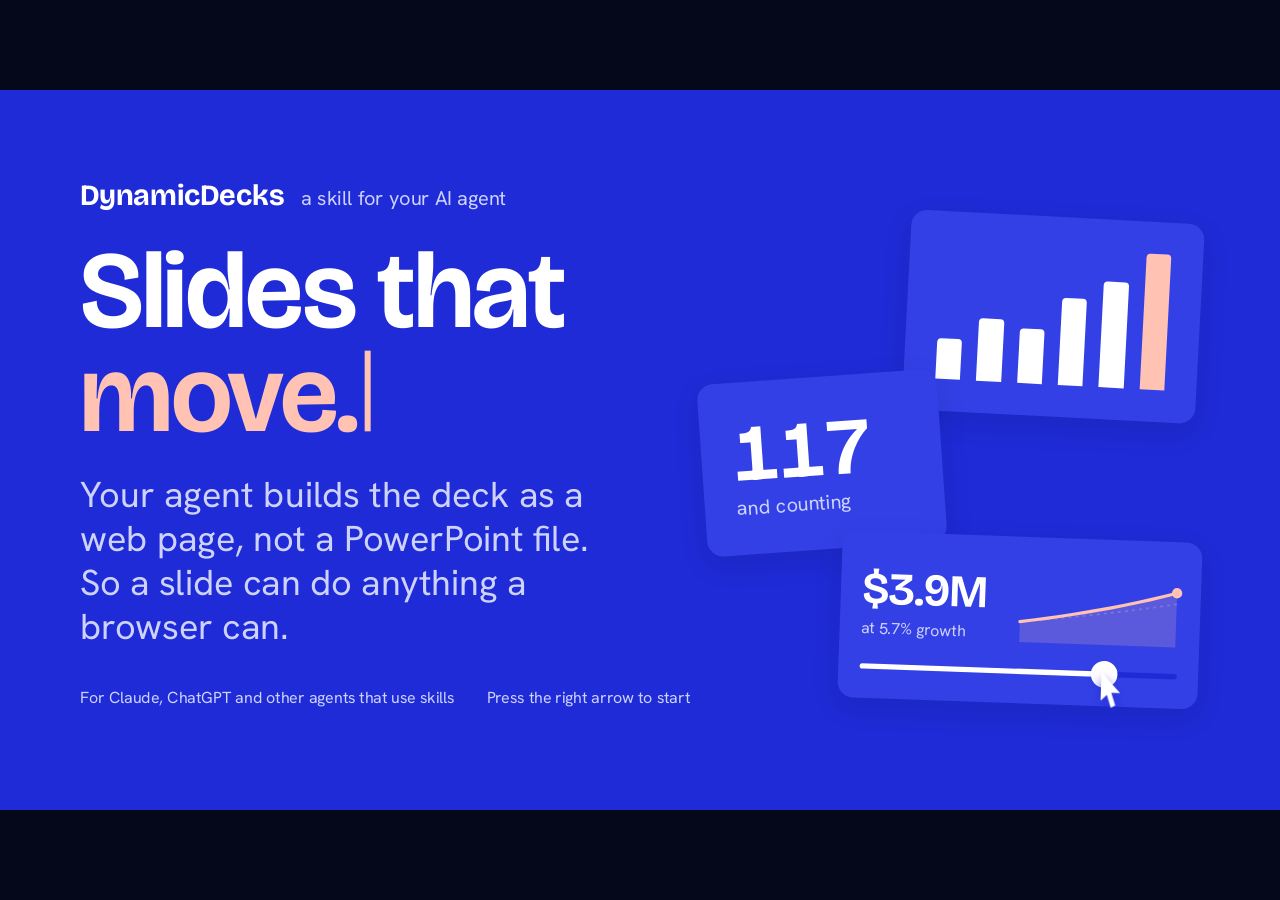
<file: index.html>
<!doctype html>
<html lang="en">
<head>
<meta charset="utf-8">
<title>DynamicDecks</title>
<!-- The front page of the project's GitHub Pages site. It only forwards to the
     showcase deck, so the short address opens the live demo. -->
<meta http-equiv="refresh" content="0; url=examples/dynamic-decks-showcase.html">
<script>location.replace('examples/dynamic-decks-showcase.html' + location.hash);</script>
</head>
<body>
<p>The live showcase is at <a href="examples/dynamic-decks-showcase.html">examples/dynamic-decks-showcase.html</a>.</p>
</body>
</html>
</file>
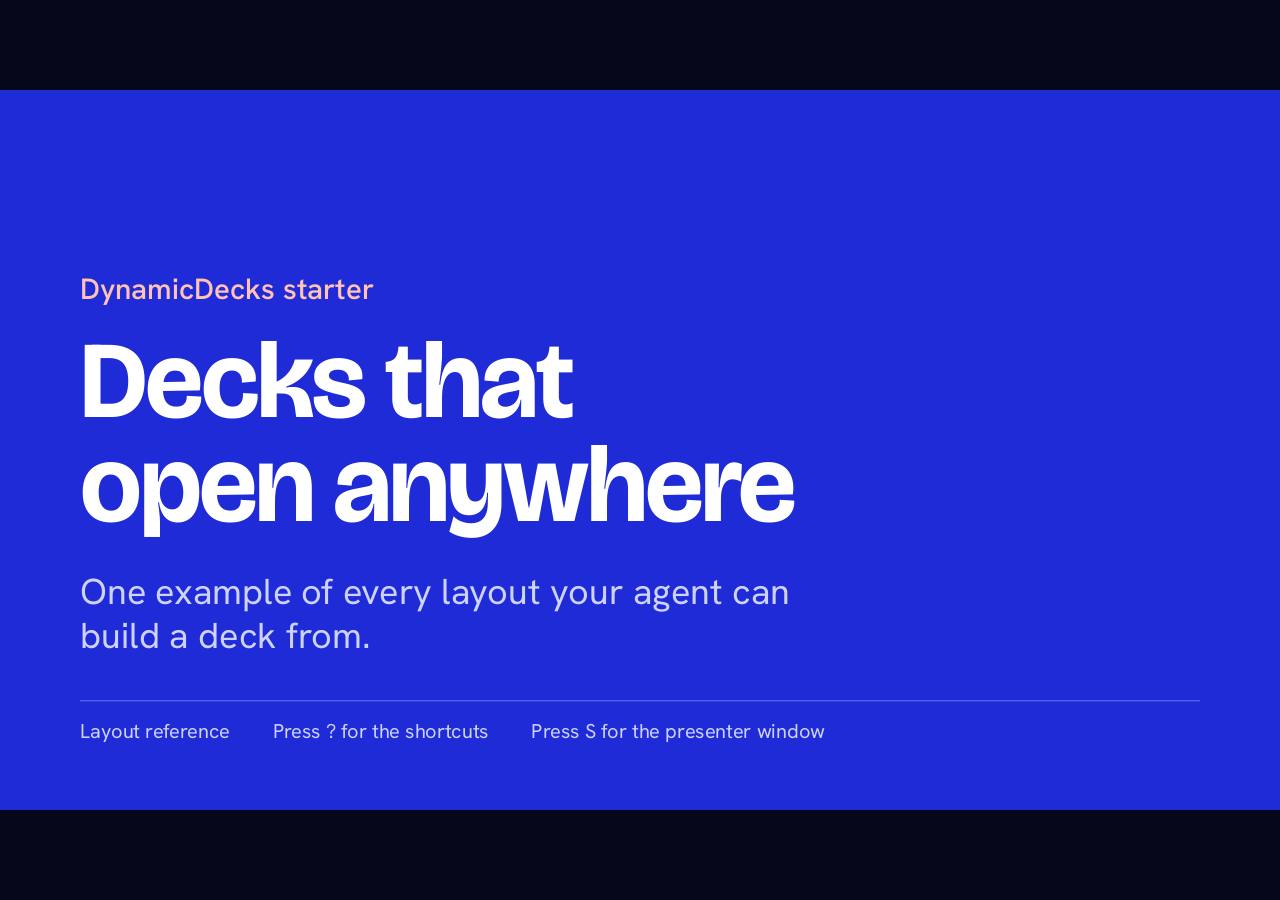
<file: examples/dynamic-decks-starter.html>
<!doctype html>
<html lang="en" data-theme="default" data-variant="light" data-variants="light dark" data-icons="lucide">
<head>
<meta charset="utf-8">
<meta name="viewport" content="width=device-width, initial-scale=1">
<title>DynamicDecks starter</title>
<meta name="generator" content="DynamicDecks 1.5.0">
<meta name="deck:footer" content="DynamicDecks starter">
<meta name="deck:theme" content="default">
<meta name="deck:variant" content="light">
<meta name="deck:icons" content="lucide">
<link rel="icon" href="data:,">
<!-- Built with DynamicDecks 1.5.0. Engine and layouts: MIT License, Copyright (c) 2026 The DynamicDecks authors. The slides are the work of the deck's author. -->
<!-- Icons: Lucide (lucide.dev), ISC License, Copyright (c) Lucide Icons and Contributors -->
<!-- Fonts: Bricolage Grotesque, Hanken Grotesk. SIL Open Font License 1.1 (see fonts/OFL.txt). Free to embed and share. -->
<!-- deck:engine-css --><style id="deck-engine-css">
html, body {
  margin: 0;
  width: 100%;
  height: 100%;
  overflow: hidden;
  background: var(--color-letterbox, #000);
}
body { -webkit-text-size-adjust: 100%; text-size-adjust: 100%; }
.deck {
  position: fixed;
  left: 50%;
  top: 50%;
  width: 1920px;
  height: 1080px;
  overflow: hidden;
  transform: translate(-50%, -50%) scale(var(--deck-scale, 1));
  transform-origin: center center;
  visibility: hidden;            
  contain: layout style;
}
html.deck-ready .deck { visibility: visible; }
.slide {
  position: absolute;
  inset: 0;
  box-sizing: border-box;
  overflow: hidden;
  opacity: 0;
  visibility: hidden;
  z-index: 0;
}
.slide.is-active {
  opacity: 1;
  visibility: visible;
  z-index: 2;
  transition: opacity var(--dur-slide, 0ms) var(--ease-standard, ease);
}
.slide.is-leaving { opacity: 1; visibility: visible; z-index: 1; }
.slide > aside.notes,
.slide > style,
.slide > script { display: none !important; }
[data-step] {
  transition:
    opacity var(--dur-base, 400ms) var(--ease-out, ease-out),
    transform var(--dur-base, 400ms) var(--ease-out, ease-out),
    visibility 0s;
}
[data-step]:not(.is-step-shown) {
  opacity: 0;
  visibility: hidden;
  transform: translateY(var(--space-2, 16px));
  transition: none;
}
[data-step][data-anim]:not(.is-step-shown) { transform: none; }
[data-steps-focus] > [data-step].is-step-shown:not(.is-step-current) {
  opacity: var(--step-dim-opacity, 0.4);
}
html.deck-rest .slide,
html.deck-rest .slide *,
html.deck-rest .slide *::before,
html.deck-rest .slide *::after,
html.deck-no-motion .slide,
html.deck-no-motion .slide *,
html.deck-no-motion .slide *::before,
html.deck-no-motion .slide *::after,
.slide.is-rest,
.slide.is-rest *,
.slide.is-rest *::before,
.slide.is-rest *::after {
  animation: none !important;
  transition: none !important;
}
html.deck-rest [data-step] {
  opacity: 1 !important;
  visibility: visible !important;
  transform: none !important;
}
html.deck-rest [data-steps-focus] > [data-step] { opacity: 1 !important; }
.deck-progress {
  position: absolute;
  left: 0; right: 0; bottom: 0;
  height: var(--progress-height, 6px);
  z-index: 5;
  pointer-events: none;
  background: var(--progress-track, transparent);
}
.deck-progress-bar {
  height: 100%;
  width: 100%;
  transform-origin: left center;
  transform: scaleX(var(--deck-progress, 0));
  background: var(--progress-color, var(--color-accent, currentColor));
  transition: transform var(--dur-base, 300ms) var(--ease-out, ease-out);
}
.deck:not(.is-progress-on) .deck-progress,
.deck.is-chrome-hidden .deck-progress,
html.deck-embed .deck-progress,
html.deck-rest .deck-progress { display: none; }
html.deck-hide-cursor, html.deck-hide-cursor * { cursor: none !important; }
.deck-ui {
  --ui-bg: #14161b;
  --ui-panel: #1e2128;
  --ui-line: #343946;
  --ui-text: #f1f3f7;
  --ui-muted: #a3aabb;
  --ui-accent: #8fb4ff;
  font: 400 15px/1.5 system-ui, -apple-system, "Segoe UI", Roboto, sans-serif;
  color: var(--ui-text);
  letter-spacing: 0;
}
.deck-ui *, .deck-ui *::before, .deck-ui *::after { box-sizing: border-box; }
.deck-ui button {
  font: inherit;
  color: var(--ui-text);
  background: var(--ui-panel);
  border: 1px solid var(--ui-line);
  border-radius: 8px;
  padding: 6px 12px;
  cursor: pointer;
}
.deck-ui button:hover { border-color: var(--ui-accent); }
.deck-ui button:focus-visible { outline: 2px solid var(--ui-accent); outline-offset: 2px; }
.deck-ui kbd {
  display: inline-block;
  min-width: 1.6em;
  padding: 1px 6px;
  border: 1px solid var(--ui-line);
  border-bottom-width: 2px;
  border-radius: 6px;
  background: var(--ui-panel);
  font: 600 12px/1.5 ui-monospace, SFMono-Regular, Menlo, Consolas, monospace;
  text-align: center;
}
.deck-toast {
  position: fixed;
  left: 50%;
  bottom: 28px;
  transform: translateX(-50%);
  z-index: 60;
  max-width: min(640px, 90vw);
  padding: 10px 16px;
  border-radius: 10px;
  background: var(--ui-bg);
  border: 1px solid var(--ui-line);
  box-shadow: 0 8px 30px rgba(0, 0, 0, 0.35);
  opacity: 0;
  pointer-events: none;
  transition: opacity 160ms ease;
}
.deck-toast.is-visible { opacity: 1; }
.deck-blank {
  position: fixed; inset: 0; z-index: 50;
  background: #000;
  display: none;
}
html.deck-blanked .deck-blank { display: block; }
.deck-notes-overlay {
  position: fixed;
  left: 0; right: 0; bottom: 0;
  z-index: 40;
  max-height: 42vh;
  overflow: auto;
  padding: 16px 24px 20px;
  background: rgba(20, 22, 27, 0.94);
  border-top: 1px solid var(--ui-line);
  display: none;
  font-size: 18px;
  line-height: 1.55;
}
html.deck-show-notes .deck-notes-overlay { display: block; }
.deck-notes-overlay h6 {
  margin: 0 0 6px;
  font: 600 12px/1.4 system-ui, sans-serif;
  color: var(--ui-muted);
}
.deck-notes-body p { margin: 0 0 0.6em; }
.deck-notes-body ul, .deck-notes-body ol { margin: 0 0 0.6em; padding-left: 1.3em; }
.deck-notes-empty { color: var(--ui-muted); }
.deck-help {
  position: fixed; inset: 0; z-index: 70;
  display: none;
  align-items: center; justify-content: center;
  background: rgba(8, 9, 12, 0.72);
}
html.deck-show-help .deck-help { display: flex; }
.deck-help-panel {
  position: relative;
  width: min(720px, 92vw);
  max-height: 88vh;
  overflow: auto;
  padding: 24px 28px;
  border-radius: 14px;
  background: var(--ui-bg);
  border: 1px solid var(--ui-line);
  box-shadow: 0 20px 60px rgba(0, 0, 0, 0.5);
}
.deck-help-panel h2 { margin: 0 40px 14px 0; font: 600 18px/1.3 system-ui, sans-serif; }
.deck-ui .deck-help-close { position: absolute; top: 14px; right: 14px; width: 32px; height: 32px; padding: 0; border-color: transparent; background: transparent; color: var(--ui-muted); font-size: 24px; line-height: 1; }
.deck-ui .deck-help-close:hover { color: var(--ui-text); }
.deck-help-keys {
  display: grid;
  grid-template-columns: max-content 1fr max-content 1fr;
  gap: 8px 14px;
  align-items: center;
  margin: 0 0 18px;
}
.deck-help-keys dt { white-space: nowrap; }
.deck-help-keys dd { margin: 0; color: var(--ui-muted); }
.deck-help-note { margin: 0; color: var(--ui-muted); }
.deck-help-star { color: var(--ui-accent); font-weight: 600; }
@media (max-width: 640px) { .deck-help-keys { grid-template-columns: max-content 1fr; } }
.deck-goto {
  position: fixed; right: 24px; top: 24px; z-index: 60;
  padding: 8px 14px;
  border-radius: 10px;
  background: var(--ui-bg);
  border: 1px solid var(--ui-line);
  display: none;
}
.deck-goto.is-visible { display: block; }
html.deck-edit .deck, html.deck-edit .deck * { cursor: crosshair !important; }
.deck-edit-box {
  position: fixed;
  z-index: 44;
  display: none;
  pointer-events: none;
  border: 2px solid var(--ui-accent);
  border-radius: 3px;
  background: rgba(143, 180, 255, 0.14);
  box-shadow: 0 0 0 1px rgba(8, 9, 12, 0.55);
}
.deck-edit-box.is-copied { animation: deck-edit-flash 420ms ease-out; }
@keyframes deck-edit-flash { from { background: rgba(143, 180, 255, 0.6); } }
.deck-edit-tag {
  position: absolute;
  left: -2px;
  bottom: 100%;
  margin-bottom: 4px;
  padding: 2px 8px;
  border-radius: 4px;
  background: var(--ui-bg);
  border: 1px solid var(--ui-line);
  font-size: 12px;
  line-height: 1.5;
  white-space: nowrap;
  max-width: 70vw;
  overflow: hidden;
  text-overflow: ellipsis;
}
.deck-edit-tag.is-below { bottom: auto; top: 100%; margin: 4px 0 0; }
.deck-edit-bar {
  position: fixed;
  left: 50%;
  bottom: 18px;
  transform: translateX(-50%);
  z-index: 45;
  display: none;
  align-items: center;
  flex-wrap: wrap;
  gap: 8px 12px;
  width: max-content;
  max-width: calc(100vw - 32px);
  padding: 10px 14px;
  border-radius: 12px;
  background: var(--ui-bg);
  border: 1px solid var(--ui-line);
  box-shadow: 0 10px 34px rgba(0, 0, 0, 0.4);
  font-size: 14px;
}
html.deck-edit .deck-edit-bar { display: flex; }
.deck-edit-msg { color: var(--ui-muted); }
.deck-edit-bar.is-blocked .deck-edit-msg { color: #ffc27a; }
.deck-edit-field, .deck-edit-again { display: none; }
.deck-edit-bar.has-ref .deck-edit-field, .deck-edit-bar.has-ref .deck-edit-again { display: inline-block; }
.deck-edit-field {
  flex: 1 1 320px;
  min-width: 220px;
  max-width: 520px;
  padding: 6px 10px;
  font: 13px/1.4 ui-monospace, SFMono-Regular, Menlo, Consolas, monospace;
  color: var(--ui-text);
  background: var(--ui-panel);
  border: 1px solid var(--ui-line);
  border-radius: 8px;
}
.deck-edit-field:focus-visible { outline: 2px solid var(--ui-accent); outline-offset: 1px; }
.deck-edit-bar.is-top { bottom: auto; top: 18px; }
html.deck-overview, html.deck-overview body { overflow: auto; height: auto; min-height: 100%; background: #0d0f13; }
html.deck-overview .deck {
  position: static;
  transform: none;
  width: auto;
  height: auto;
  overflow: visible;
  contain: none;
  display: grid;
  grid-template-columns: repeat(var(--ov-cols, 4), max-content);
  justify-content: center;
  gap: var(--ov-gap, 20px);
  padding: 28px;
  background: none !important;
}
html.deck-overview .slide {
  position: relative;
  inset: auto;
  width: 1920px;
  height: 1080px;
  zoom: var(--ov-zoom, 0.2);
  opacity: 1;
  visibility: visible;
  cursor: pointer;
  outline: calc(1px / var(--ov-zoom, 0.2)) solid #343946;
}
html.deck-overview .slide * { pointer-events: none; }
html.deck-overview .slide.is-ov-selected {
  outline: calc(4px / var(--ov-zoom, 0.2)) solid #8fb4ff;
}
html.deck-overview .deck-progress { display: none; }
html.deck-embed, html.deck-embed body { background: #000; }
html.deck-presenter, html.deck-presenter body { background: #0d0f13; overflow: hidden; }
html.deck-presenter .deck { display: none !important; }
.deck-pv {
  position: fixed; inset: 0;
  display: grid;
  grid-template-columns: minmax(0, 1.75fr) minmax(280px, 1fr);
  grid-template-rows: auto minmax(0, 1fr) auto;
  gap: 14px 18px;
  padding: 14px 18px;
}
.deck-pv-top {
  grid-column: 1 / -1;
  display: flex; align-items: baseline; gap: 22px;
  font-variant-numeric: tabular-nums;
}
.deck-pv-count { font-size: 20px; font-weight: 600; }
.deck-pv-step { color: var(--ui-muted); }
.deck-pv-status { color: var(--ui-muted); font-size: 13px; }
.deck-pv-status.is-linked { color: #7fd69a; }
.deck-pv-spacer { flex: 1; }
.deck-pv-timer { font-size: 30px; font-weight: 600; cursor: pointer; }
.deck-pv-timer.is-paused { color: var(--ui-muted); }
.deck-pv-clock { font-size: 20px; color: var(--ui-muted); }
.deck-pv-main { min-height: 0; display: flex; flex-direction: column; gap: 8px; }
.deck-pv-side { min-height: 0; display: flex; flex-direction: column; gap: 12px; }
.deck-pv-label { font-size: 12px; font-weight: 600; color: var(--ui-muted); }
.deck-pv-frame {
  position: relative;
  width: 100%;
  aspect-ratio: 16 / 9;
  max-height: 100%;
  background: #000;
  border: 1px solid var(--ui-line);
  border-radius: 6px;
  overflow: hidden;
}
.deck-pv-main .deck-pv-frame { flex: 0 1 auto; margin: auto 0; }
.deck-pv-frame iframe {
  position: absolute; inset: 0;
  width: 100%; height: 100%;
  border: 0;
  pointer-events: none;
}
.deck-pv-end {
  position: absolute; inset: 0;
  display: none;
  align-items: center; justify-content: center;
  background: #0d0f13;
  color: var(--ui-muted);
}
.deck-pv-frame.is-end .deck-pv-end { display: flex; }
.deck-pv-notes {
  flex: 1; min-height: 0;
  overflow: auto;
  padding: 12px 16px;
  border: 1px solid var(--ui-line);
  border-radius: 8px;
  background: var(--ui-bg);
  font-size: var(--pv-notes-size, 20px);
  line-height: 1.5;
}
.deck-pv-bottom {
  grid-column: 1 / -1;
  display: flex; align-items: center; gap: 8px; flex-wrap: wrap;
  color: var(--ui-muted); font-size: 13px;
}
@media (max-width: 760px) {
  .deck-pv { grid-template-columns: minmax(0, 1fr); grid-template-rows: auto auto minmax(0, 1fr) auto; }
}
@page { size: 1920px 1080px; margin: 0; }
@media print {
  * { -webkit-print-color-adjust: exact !important; print-color-adjust: exact !important; }
  html, body { width: auto; height: auto; overflow: visible; background: none !important; }
  .deck-ui, .deck-progress { display: none !important; }
  .deck {
    position: static !important;
    transform: none !important;
    width: 1920px !important;
    height: auto !important;
    overflow: visible !important;
    visibility: visible !important;
    display: block !important;
    contain: none;
    padding: 0 !important;
    background: none !important;
  }
  .slide {
    position: relative !important;
    inset: auto !important;
    width: 1920px !important;
    height: 1080px !important;
    zoom: 1 !important;
    opacity: 1 !important;
    visibility: visible !important;
    outline: none !important;
    break-after: page;
    page-break-after: always;
    break-inside: avoid;
  }
  .slide:last-of-type { break-after: auto; page-break-after: auto; }
  .slide, .slide *, .slide *::before, .slide *::after {
    animation: none !important;
    transition: none !important;
  }
  [data-step] { opacity: 1 !important; visibility: visible !important; transform: none !important; }
  html.deck-print-notes .deck { width: auto !important; }
  html.deck-print-notes .deck-np-page {
    break-after: page; page-break-after: always;
    break-inside: avoid;
  }
  html.deck-print-notes .deck-np-page:last-child { break-after: auto; page-break-after: auto; }
  html.deck-print-notes .deck-np-thumb {
    position: relative;
    width: var(--np-w);
    height: calc(var(--np-w) * 9 / 16);
    overflow: hidden;
    contain: strict;   
    border: 1px solid #999;
  }
  html.deck-print-notes .deck-np-thumb > .slide {
    position: absolute !important;
    left: 0; top: 0;
    transform: scale(var(--np-scale));
    transform-origin: top left;
    break-after: auto; page-break-after: auto;
  }
  html.deck-print-notes .deck-np-head {
    margin: 0 0 6pt;
    font: 600 9pt/1.3 system-ui, sans-serif;
    color: #555;
    letter-spacing: 0;
  }
  html.deck-print-notes .deck-np-notes {
    margin-top: 14pt;
    font: 400 12pt/1.5 Georgia, "Times New Roman", serif;
    letter-spacing: 0;
    color: #111;
  }
  html.deck-print-notes .deck-np-notes p { margin: 0 0 8pt; }
}
</style><!-- /deck:engine-css -->
<!-- deck:theme --><style id="deck-theme">
@font-face { font-family: "Bricolage Grotesque"; font-style: normal; font-weight: 200 800; font-display: block; src: url("[data-uri]") format("woff2"); unicode-range: U+0000-00FF, U+0131, U+0152-0153, U+02BB-02BC, U+02C6, U+02DA, U+02DC, U+0304, U+0308, U+0329, U+2000-206F, U+20AC, U+2122, U+2191, U+2193, U+2212, U+2215, U+FEFF, U+FFFD; }
@font-face { font-family: "Hanken Grotesk"; font-style: normal; font-weight: 100 900; font-display: block; src: url("[data-uri]") format("woff2"); unicode-range: U+0000-00FF, U+0131, U+0152-0153, U+02BB-02BC, U+02C6, U+02DA, U+02DC, U+0304, U+0308, U+0329, U+2000-206F, U+20AC, U+2122, U+2191, U+2193, U+2212, U+2215, U+FEFF, U+FFFD; }
:root {
  --color-bg: #F7F8FC;
  --color-surface: #ECEEF7;
  --color-surface-2: #E0E4F2;
  --color-text: #10184A;
  --color-text-muted: #4B5381;
  --color-text-subtle: #666E99;
  --color-border: #D3D8EA;
  --color-accent: #2B3BF0;
  --color-accent-contrast: #FFFFFF;
  --color-accent-soft: #DFE3FF;
  --color-accent-2: #F0522E;
  --color-accent-2-soft: #FFE3DB;
  --color-positive: #0B7D43;
  --color-negative: #C62F2F;
  --color-warning: #9A6500;
  --color-inverse-bg: #1F2BD6;
  --color-inverse-text: #FFFFFF;
  --color-inverse-muted: #CDD2FF;
  --color-inverse-accent: #FFC2B3;
  --color-inverse-border: #5560E8;
  --color-inverse-surface: #3340E6;
  --color-letterbox: #05071A;
  --chart-1: #2B3BF0;
  --chart-2: #EB6834;
  --chart-3: #1BAF7A;
  --chart-4: #EDA100;
  --chart-5: #E87BA4;
  --chart-6: #008300;
  --chart-7: #4A3AA7;
  --chart-8: #E34948;
  --chart-neutral: #B9C0DC;
  --chart-grid: #DCE0EF;
  --chart-axis: #A9B1D1;
  --chart-label: #4B5381;
  --font-display: "Bricolage Grotesque", "Avenir Next", "Segoe UI", system-ui, sans-serif;
  --font-body: "Hanken Grotesk", "Segoe UI", system-ui, -apple-system, sans-serif;
  --font-mono: "JetBrains Mono", ui-monospace, "SF Mono", Menlo, Consolas, monospace;
  --weight-regular: 400;
  --weight-medium: 550;
  --weight-bold: 700;
  --weight-display: 650;
  --text-xs: 24px;
  --text-sm: 30px;
  --text-base: 36px;
  --text-md: 44px;
  --text-lg: 54px;
  --text-xl: 68px;
  --text-2xl: 88px;
  --text-3xl: 120px;
  --text-display: 164px;
  --text-mega: 320px;
  --leading-tight: 1.04;
  --leading-snug: 1.22;
  --leading-normal: 1.42;
  --tracking-display: -0.015em;
  --tracking-tight: -0.022em;
  --tracking-normal: 0em;
  --space-1: 8px;
  --space-2: 16px;
  --space-3: 24px;
  --space-4: 32px;
  --space-5: 48px;
  --space-6: 64px;
  --space-7: 96px;
  --space-8: 128px;
  --frame-x: 120px;
  --frame-left: var(--frame-x);    
  --frame-right: var(--frame-x);
  --frame-top: 88px;
  --frame-bottom: 120px;
  --hero-bottom: 96px;             
  --section-number-gap: auto;      
  --title-gap: 52px;
  --column-gap: var(--space-7);    
  --card-rule: var(--stroke-base) solid var(--color-text);   
  --contrast-floor: 3;             
  --title-size: 72px;
  --title-weight: 650;
  --title-color: var(--color-text);
  --title-measure: 30ch;
  --title-min: auto;               
  --title-anchor: normal;          
  --title-max: none;               
  --title-align: start;            
  --hero-justify: flex-end;        
  --eyebrow-color: var(--color-accent);
  --footer-offset: 44px;
  --footer-color: var(--color-text-subtle);
  --footer-size: var(--text-xs);
  --footer-label: block;           
  --footer-number: block;          
  --bullet-char: "";               
  --bullet-width: var(--space-4);
  --bullet-height: var(--stroke-base);
  --bullet-radius: var(--radius-pill);
  --bullet-top: 0.52em;            
  --bullet-color: var(--color-accent);
  --bullet-indent: var(--space-6); 
  --bullet-2-char: "";
  --bullet-2-width: var(--space-3);
  --bullet-2-height: var(--stroke-thin);
  --bullet-2-radius: var(--radius-pill);
  --bullet-2-top: 0.52em;
  --bullet-2-color: var(--color-text-subtle);
  --radius-sm: 6px;
  --radius-md: 14px;
  --radius-lg: 24px;
  --radius-pill: 999px;
  --stroke-hair: 2px;
  --stroke-thin: 3px;
  --stroke-base: 5px;
  --stroke-bold: 8px;
  --shadow-sm: 0 2px 6px rgba(16, 24, 74, 0.08);
  --shadow-md: 0 14px 40px rgba(16, 24, 74, 0.14);
  --icon-sm: 40px;
  --icon-md: 56px;
  --icon-lg: 88px;
  --icon-xl: 140px;
  --icon-stroke: 2;
  --logo-url: none;
  --bg-image: none;
  --bg-panel: none;
  --logo-height: 34px;
  --logo-width: 160px;
  --dur-fast: 160ms;
  --dur-base: 420ms;
  --dur-slow: 900ms;
  --dur-slide: 220ms;
  --dur-count: 1400ms;
  --stagger: 90ms;
  --ease-standard: cubic-bezier(0.4, 0, 0.2, 1);
  --ease-out: cubic-bezier(0.16, 1, 0.3, 1);
  --ease-in-out: cubic-bezier(0.65, 0, 0.35, 1);
  --ease-spring: cubic-bezier(0.34, 1.56, 0.64, 1);
  --ease-bounce: linear(0, 0.004, 0.016, 0.035, 0.063, 0.098, 0.141 13.6%, 0.25, 0.391, 0.563, 0.765, 1, 0.891 40.9%, 0.848, 0.813, 0.785, 0.766, 0.754, 0.75, 0.754, 0.766, 0.785, 0.813, 0.848, 0.891 68.2%, 1 72.7%, 0.973, 0.953, 0.941, 0.938, 0.941, 0.953, 0.973, 1, 0.988, 0.984, 0.988, 1);
  --progress-height: 6px;
  --progress-color: var(--color-accent);
  --progress-track: transparent;
}
:root[data-variant="dark"] {
  --color-bg: #0C1136;
  --color-surface: #161D52;
  --color-surface-2: #1F2868;
  --color-text: #F1F3FF;
  --color-text-muted: #B3BAE6;
  --color-text-subtle: #8A93CC;
  --color-border: #2C3680;
  --color-accent: #8C97FF;
  --color-accent-contrast: #0C1136;
  --color-accent-soft: #1F2A7A;
  --color-accent-2: #FF7C5E;
  --color-accent-2-soft: #4A2333;
  --color-positive: #4CC98A;
  --color-negative: #FF7A7A;
  --color-warning: #F0B43C;
  --color-inverse-bg: #2B3BF0;
  --color-inverse-text: #FFFFFF;
  --color-inverse-muted: #D5D9FF;
  --color-inverse-accent: #FFC2B3;
  --color-inverse-border: #6672F5;
  --color-inverse-surface: #4353F7;
  --color-letterbox: #03051A;
  --chart-1: #5F70FF;
  --chart-2: #D95926;
  --chart-3: #199E70;
  --chart-4: #C98500;
  --chart-5: #D55181;
  --chart-6: #008300;
  --chart-7: #9085E9;
  --chart-8: #E66767;
  --chart-neutral: #3A4488;
  --chart-grid: #232C6C;
  --chart-axis: #4A559E;
  --chart-label: #B3BAE6;
  --shadow-sm: 0 2px 6px rgba(0, 0, 0, 0.3);
  --shadow-md: 0 14px 40px rgba(0, 0, 0, 0.45);
}
</style><!-- /deck:theme -->
<!-- deck:layouts --><style id="deck-layouts">
.deck {
  background: var(--color-bg);
  color: var(--color-text);
  font-family: var(--font-body);
  font-size: var(--text-base);
  font-weight: var(--weight-regular);
  line-height: var(--leading-normal);
  letter-spacing: var(--tracking-normal);
  -webkit-font-smoothing: antialiased;
  -moz-osx-font-smoothing: grayscale;
  text-rendering: optimizeLegibility;
  font-optical-sizing: auto;
}
.deck *, .deck *::before, .deck *::after { box-sizing: border-box; }
.slide {
  display: flex;
  flex-direction: column;
  padding: var(--frame-top) var(--frame-right, var(--frame-x)) var(--frame-bottom) var(--frame-left, var(--frame-x));
  background: var(--color-bg);
  background-image: var(--bg-image, none);
  background-size: cover;
  background-position: center;
  color: var(--color-text);
  font-family: var(--font-body);
  font-size: var(--text-base);
  font-weight: var(--weight-regular);
  line-height: var(--leading-normal);
  letter-spacing: var(--tracking-normal);
}
.slide[data-tone]:not([data-tone="plain"]),
.slide[data-bg="none"] { --bg-image: none; --bg-panel: none; }
.slide:where([data-layout="title"], [data-layout="section"], [data-layout="closing"]):where(:not([data-tone])),
.slide:where([data-bg="title"], [data-bg="section"], [data-bg="closing"]):where(:not([data-tone])),
.slide[data-tone="inverse"] {
  --color-bg: var(--color-inverse-bg);
  --color-surface: var(--color-inverse-surface, var(--color-inverse-border));
  --color-surface-2: var(--color-inverse-border);
  --color-text: var(--color-inverse-text);
  --color-text-muted: var(--color-inverse-muted);
  --color-text-subtle: var(--color-inverse-muted);
  --color-border: var(--color-inverse-border);
  --color-accent: var(--color-inverse-accent);
  --color-accent-contrast: var(--color-inverse-bg);
  --color-accent-soft: var(--color-inverse-border);
  --color-accent-2: var(--color-inverse-accent);
  --title-color: var(--color-inverse-text);
  --eyebrow-color: var(--color-inverse-accent);
  --footer-color: var(--color-inverse-muted);
  --bullet-color: var(--color-inverse-accent);
  --bullet-2-color: var(--color-inverse-muted);
}
.slide[data-tone="surface"] { --color-bg: var(--color-surface); --color-surface: var(--color-surface-2); }
.slide[data-tone="accent-soft"] { --color-bg: var(--color-accent-soft); --color-surface: var(--color-bg); }
.deck:has(> .slide.is-active:where([data-layout="title"], [data-layout="section"], [data-layout="closing"]):where(:not([data-tone]))) .deck-progress-bar,
.deck:has(> .slide.is-active[data-tone="inverse"]) .deck-progress-bar {
  background: var(--color-inverse-accent);
}
.slide-eyebrow {
  margin: 0 0 var(--space-2);
  font-size: var(--text-sm);
  font-weight: var(--weight-medium);
  line-height: var(--leading-snug);
  color: var(--eyebrow-color);
}
.slide-title {
  margin: 0;
  max-width: var(--title-measure);
  font-family: var(--font-display);
  font-size: var(--title-size);
  font-weight: var(--title-weight);
  line-height: var(--leading-tight);
  letter-spacing: var(--tracking-display);
  color: var(--title-color);
  text-wrap: balance;
  min-height: var(--title-min, auto);
  align-content: var(--title-anchor, normal);
  flex-shrink: 0;
}
.slide-eyebrow + .slide-title { min-height: max(0px, calc(var(--title-min, auto) - var(--text-sm) * var(--leading-snug) - var(--space-2))); }
.slide:where([data-layout="title"], [data-layout="section"], [data-layout="closing"], [data-layout="full-bleed"]) {
  --title-min: auto;
  --title-anchor: normal;
  --title-max: none;
}
.slide-subtitle {
  margin: var(--space-3) 0 0;
  max-width: 56ch;
  font-size: var(--text-md);
  line-height: var(--leading-snug);
  color: var(--color-text-muted);
  text-wrap: pretty;
}
.slide-eyebrow, .slide-title, .slide-subtitle, .section-number {
  text-align: var(--title-align, start);
  align-self: var(--title-align, start);
}
.slide:not(:has(> .slide-title)) > .slide-eyebrow { text-align: start; align-self: start; }   
.slide-meta { justify-content: var(--title-align, start); }
.slide[data-layout="closing"] > .slide-body { align-self: var(--title-align, start); }
.slide-body {
  flex: 1 1 auto;
  min-height: 0;
  min-width: 0;
  margin-top: var(--title-gap);
  display: flex;
  flex-direction: column;
  gap: var(--space-4);
}
.slide > .slide-body:first-child,
.slide > aside.notes:first-child + .slide-body { margin-top: 0; }
.slide[data-align="center"] .slide-body { justify-content: center; }
.slide[data-align="bottom"] .slide-body { justify-content: flex-end; }
.slide-footer {
  position: absolute;
  left: var(--frame-left, var(--frame-x));
  right: var(--frame-right, var(--frame-x));
  bottom: var(--footer-offset);
  display: flex;
  align-items: center;
  gap: var(--space-3);
  font-size: var(--footer-size, var(--text-xs));
  line-height: 1;
  color: var(--footer-color);
  pointer-events: none;
}
.slide-footer-text { display: var(--footer-label, block); }
.slide-number { display: var(--footer-number, block); }
.slide-footer-logo {
  flex: none;
  width: var(--logo-width);
  height: var(--logo-height);
  background: var(--logo-url) left center / contain no-repeat;
}
html:not([data-logo]) .slide-footer-logo { display: none; }
.slide-footer-text:empty { display: none; }
.slide-number { margin-left: auto; font-variant-numeric: tabular-nums; font-weight: var(--weight-medium); }
.slide[data-footer="off"] > .slide-footer,
.slide:where([data-layout="title"], [data-layout="section"], [data-layout="closing"], [data-layout="full-bleed"]) > .slide-footer { display: none; }
.slide[data-footer="on"] > .slide-footer { display: flex; }
:where(.slide) h1, :where(.slide) h2, :where(.slide) h3, :where(.slide) h4 { margin: 0; text-wrap: balance; }
:where(.slide) h3 {
  font-family: var(--font-display);
  font-size: var(--text-md);
  font-weight: var(--weight-display);
  line-height: var(--leading-snug);
  letter-spacing: var(--tracking-display);
}
:where(.slide) h4 { font-size: var(--text-base); font-weight: var(--weight-bold); line-height: var(--leading-snug); }
:where(.slide) p { margin: 0; max-width: 64ch; text-wrap: pretty; }
:where(.slide) strong, :where(.slide) b { font-weight: var(--weight-bold); }
:where(.slide) a { color: var(--color-accent); text-decoration-thickness: var(--stroke-hair); text-underline-offset: 0.18em; }
:where(.slide) small { font-size: var(--text-sm); }
:where(.slide) code, :where(.slide) kbd, :where(.slide) samp, :where(.slide) pre { font-family: var(--font-mono); font-size: 0.9em; }
:where(.slide) pre {
  margin: 0;
  padding: var(--space-4) var(--space-5);
  border-radius: var(--radius-md);
  background: var(--color-surface);
  font-size: var(--text-sm);
  line-height: var(--leading-normal);
  overflow: hidden;
  white-space: pre;
  tab-size: 2;
}
:where(.slide) :not(pre) > code {
  padding: 0.08em 0.32em;
  border-radius: var(--radius-sm);
  background: var(--color-surface);
}
.lede {
  font-size: var(--text-lg);
  line-height: var(--leading-snug);
  max-width: 34ch;
  text-wrap: balance;
}
:where(.slide) ul:not([class]), :where(.slide) ol:not([class]) {
  margin: 0;
  padding: 0;
  list-style: none;
  display: flex;
  flex-direction: column;
  gap: var(--space-4);
  font-size: var(--text-md);
  line-height: var(--leading-snug);
}
:where(.slide) ul:not([class]) > li, :where(.slide) ol:not([class]) > li {
  position: relative;
  padding-left: var(--space-6);
  max-width: 44ch;
  text-wrap: pretty;
}
:where(.slide) ul:not([class]) > li { padding-left: var(--bullet-indent, var(--space-6)); }
:where(.slide) ul:not([class]) > li::before {
  content: var(--bullet-char, "");
  position: absolute;
  left: 0;
  top: var(--bullet-top, 0.52em);
  width: var(--bullet-width, var(--space-4));
  height: var(--bullet-height, var(--stroke-base));
  border-radius: var(--bullet-radius, var(--radius-pill));
  background: var(--bullet-color, var(--color-accent));
  color: var(--bullet-color, var(--color-accent));
  white-space: nowrap;
}
:where(.slide) ol:not([class]) { counter-reset: deck-ol; }
:where(.slide) ol:not([class]) > li { counter-increment: deck-ol; }
:where(.slide) ol:not([class]) > li::before {
  content: counter(deck-ol);
  position: absolute;
  left: 0;
  top: 0;
  font-family: var(--font-display);
  font-weight: var(--weight-display);
  color: var(--color-accent);
  font-variant-numeric: tabular-nums;
}
:where(.slide) li > ul:not([class]), :where(.slide) li > ol:not([class]) {
  margin-top: var(--space-2);
  gap: var(--space-2);
  font-size: var(--text-base);
  color: var(--color-text-muted);
}
:where(.slide) li > ul:not([class]) > li { padding-left: var(--space-5); }
:where(.slide) li > ul:not([class]) > li::before {
  content: var(--bullet-2-char, "");
  top: var(--bullet-2-top, 0.52em);
  width: var(--bullet-2-width, var(--space-3));
  height: var(--bullet-2-height, var(--stroke-thin));
  border-radius: var(--bullet-2-radius, var(--radius-pill));
  background: var(--bullet-2-color, var(--color-text-subtle));
  color: var(--bullet-2-color, var(--color-text-subtle));
}
.slide[data-layout="title"] { justify-content: var(--hero-justify, flex-end); padding-bottom: var(--hero-bottom, var(--space-7)); }
.slide[data-layout="title"] .slide-eyebrow { font-size: var(--text-md); margin-bottom: var(--space-4); }
.slide[data-layout="title"] .slide-title {
  max-width: none;
  font-size: var(--text-display);
  font-weight: var(--weight-bold);
  line-height: 0.96;
  letter-spacing: var(--tracking-tight);
}
.slide[data-layout="title"] .slide-subtitle { margin-top: var(--space-5); font-size: var(--text-lg); max-width: 38ch; }
.slide-meta {
  margin: var(--space-6) 0 0;
  padding: var(--space-3) 0 0;
  border-top: var(--stroke-hair) solid var(--color-border);
  display: flex;
  flex-wrap: wrap;
  gap: var(--space-2) var(--space-6);
  list-style: none;
  font-size: var(--text-sm);
  color: var(--color-text-muted);
}
.slide-meta > * { margin: 0; padding: 0; max-width: none; }
.slide[data-layout="section"] { justify-content: var(--hero-justify, flex-end); padding-bottom: var(--hero-bottom, var(--space-7)); }
.slide[data-layout="section"] .slide-title {
  max-width: 18ch;
  font-size: var(--text-3xl);
  font-weight: var(--weight-bold);
  line-height: 1;
  letter-spacing: var(--tracking-tight);
}
.slide[data-layout="section"] .slide-subtitle { font-size: var(--text-lg); margin-top: var(--space-4); }
.section-number {
  margin: 0 0 var(--section-number-gap, auto);
  font-family: var(--font-display);
  font-size: var(--text-mega);
  font-weight: var(--weight-bold);
  line-height: 0.8;
  letter-spacing: var(--tracking-tight);
  color: var(--color-accent);
  font-variant-numeric: tabular-nums;
}
.slide[data-layout="bullets"] .slide-body { gap: var(--space-5); }
.slide[data-layout="two-column"] .slide-body {
  display: grid;
  grid-template-columns: 1fr 1fr;
  gap: var(--column-gap, var(--space-7));
  align-items: start;
}
.slide[data-layout="two-column"][data-split="2-1"] .slide-body { grid-template-columns: 2fr 1fr; }
.slide[data-layout="two-column"][data-split="1-2"] .slide-body { grid-template-columns: 1fr 2fr; }
.slide[data-layout="two-column"][data-align="center"] .slide-body { align-items: center; }
.col { display: flex; flex-direction: column; gap: var(--space-4); min-width: 0; min-height: 0; }
.col > h3 { padding-bottom: var(--space-2); border-bottom: var(--stroke-thin) solid var(--color-text); }
.slide[data-layout="big-number"] .slide-body { justify-content: center; gap: 0; }
.big-number {
  margin: 0;
  font-family: var(--font-display);
  font-size: var(--text-mega);
  font-weight: var(--weight-bold);
  line-height: 0.86;
  letter-spacing: var(--tracking-tight);
  color: var(--color-accent);
  white-space: nowrap;
}
.big-number-label {
  margin: var(--space-5) 0 0;
  max-width: 30ch;
  font-size: var(--text-lg);
  line-height: var(--leading-snug);
  text-wrap: balance;
}
.big-number-context { margin: var(--space-3) 0 0; color: var(--color-text-muted); }
.slide[data-layout="stats"] .slide-body {
  display: grid;
  grid-auto-flow: column;
  grid-auto-columns: minmax(0, 1fr);
  gap: var(--space-6);
  align-items: center;
}
.stat { display: flex; flex-direction: column; gap: var(--space-2); padding-left: var(--space-5); border-left: var(--stroke-thin) solid var(--color-border); }
.stat-value {
  font-family: var(--font-display);
  font-size: var(--text-3xl);
  font-weight: var(--weight-bold);
  line-height: 0.95;
  letter-spacing: var(--tracking-tight);
  white-space: nowrap;
}
.stat-label { font-size: var(--text-base); line-height: var(--leading-snug); color: var(--color-text-muted); max-width: 18ch; }
.stat-delta { font-size: var(--text-sm); font-weight: var(--weight-medium); display: inline-flex; align-items: center; gap: var(--space-1); }
.stat-delta.is-good { color: var(--color-positive); }
.stat-delta.is-bad { color: var(--color-negative); }
.slide[data-layout="cards"] .slide-body {
  display: grid;
  grid-auto-flow: column;
  grid-auto-columns: minmax(0, 1fr);
  gap: var(--space-6);
  align-items: start;
}
.slide[data-layout="cards"][data-cols] .slide-body { grid-auto-flow: row; row-gap: var(--space-6); }
.slide[data-layout="cards"][data-cols="2"] .slide-body { grid-template-columns: repeat(2, minmax(0, 1fr)); }
.slide[data-layout="cards"][data-cols="3"] .slide-body { grid-template-columns: repeat(3, minmax(0, 1fr)); }
.slide[data-layout="cards"][data-cols="4"] .slide-body { grid-template-columns: repeat(4, minmax(0, 1fr)); }
.card {
  display: flex;
  flex-direction: column;
  gap: var(--space-3);
  padding-top: var(--space-4);
  border-top: var(--card-rule, var(--stroke-base) solid var(--color-text));
  min-width: 0;
}
.card > .icon { margin-bottom: var(--space-2); color: var(--color-accent); }
.card p { font-size: var(--text-base); line-height: var(--leading-snug); color: var(--color-text-muted); }
.slide[data-layout="chart"] .slide-body { display: grid; grid-template-columns: minmax(0, 1fr); gap: var(--space-6); }
.slide[data-layout="chart"][data-split="2-1"] .slide-body { grid-template-columns: minmax(0, 2fr) minmax(0, 1fr); }
.slide[data-layout="chart"][data-split="3-1"] .slide-body { grid-template-columns: minmax(0, 3fr) minmax(0, 1fr); }
.chart-figure { margin: 0; min-width: 0; min-height: 0; height: 100%; display: flex; flex-direction: column; gap: var(--space-3); }
.chart-figure > svg { flex: 1 1 auto; min-height: 0; width: 100%; height: 100%; }
.chart-figure > figcaption, .source { font-size: var(--text-xs); line-height: var(--leading-snug); color: var(--color-text-subtle); max-width: none; }
.chart-figure[data-kind="donut"] { flex-direction: row; align-items: center; justify-content: center; gap: var(--space-7); flex-wrap: wrap; }
.chart-figure[data-kind="donut"] > svg { flex: 0 1 auto; width: auto; height: 100%; max-height: 100%; aspect-ratio: 1; }
.chart-figure[data-kind="donut"] > figcaption { flex-basis: 100%; }
.chart-notes { display: flex; flex-direction: column; justify-content: center; gap: var(--space-4); min-width: 0; }
.slide[data-layout="image"] { --image-width: 50%; padding-right: calc(var(--image-width) + var(--space-7)); }
.slide[data-layout="image"] > .slide-image {
  position: absolute;
  top: 0; right: 0; bottom: 0;
  width: var(--image-width);
  margin: 0;
  background: var(--color-surface);
}
.slide[data-layout="image"] > .slide-image > img,
.slide[data-layout="image"] > .slide-image > svg,
.slide[data-layout="image"] > .slide-image > video { width: 100%; height: 100%; object-fit: cover; display: block; }
.slide[data-layout="image"] > .slide-image > figcaption {
  position: absolute;
  left: var(--space-4); bottom: var(--space-4);
  max-width: calc(100% - var(--space-6));
  padding: var(--space-1) var(--space-2);
  border-radius: var(--radius-sm);
  background: var(--color-bg);
  font-size: var(--text-xs);
  line-height: var(--leading-snug);
  color: var(--color-text-muted);
}
.slide[data-layout="image"] > .slide-footer { right: calc(var(--image-width) + var(--space-7)); }
.slide[data-layout="image"][data-image-side="left"] { padding-right: var(--frame-right, var(--frame-x)); padding-left: calc(var(--image-width) + var(--space-7)); }
.slide[data-layout="image"][data-image-side="left"] > .slide-image { right: auto; left: 0; }
.slide[data-layout="image"][data-image-side="left"] > .slide-footer { right: var(--frame-right, var(--frame-x)); left: calc(var(--image-width) + var(--space-7)); }
.slide[data-layout="image"] .slide-body { justify-content: center; }
.figure { margin: 0; min-height: 0; min-width: 0; height: 100%; display: flex; flex-direction: column; gap: var(--space-2); }
.figure > img, .figure > svg, .figure > video { flex: 1 1 auto; min-height: 0; width: 100%; object-fit: contain; border-radius: var(--radius-md); }
.figure[data-fit="cover"] > img { object-fit: cover; }
.figure > figcaption { font-size: var(--text-xs); color: var(--color-text-subtle); }
.slide[data-layout="quote"] .slide-body { justify-content: center; gap: 0; }
.quote {
  margin: 0;
  max-width: 24ch;
  font-family: var(--font-display);
  font-size: var(--text-2xl);
  font-weight: var(--weight-display);
  line-height: 1.12;
  letter-spacing: var(--tracking-display);
  text-wrap: balance;
}
.quote::before {
  content: "\201C";
  display: block;
  height: 0.5em;
  margin-left: -0.04em;
  font-size: 3.2em;
  line-height: 1;
  color: var(--color-accent);
}
.quote > p { max-width: none; }
.quote-by { margin: var(--space-6) 0 0; font-size: var(--text-md); font-weight: var(--weight-medium); line-height: var(--leading-snug); }
.quote-role { display: block; font-size: var(--text-base); font-weight: var(--weight-regular); color: var(--color-text-muted); }
.slide[data-layout="diagram"] .slide-body { justify-content: center; }
.slide[data-layout="diagram"] .slide-body > svg { flex: 1 1 auto; min-height: 0; width: 100%; height: 100%; }
.slide[data-layout="table"] .slide-body { justify-content: flex-start; }
.table { width: 100%; border-collapse: collapse; font-size: var(--text-base); line-height: var(--leading-snug); }
.table th, .table td { padding: var(--space-3) var(--space-4); text-align: left; vertical-align: middle; }
.table thead th {
  font-size: var(--text-sm);
  font-weight: var(--weight-medium);
  color: var(--color-text-muted);
  border-bottom: var(--stroke-thin) solid var(--color-text);
  vertical-align: bottom;
}
.table tbody th { font-weight: var(--weight-medium); }
.table tbody td, .table tbody th { border-bottom: var(--stroke-hair) solid var(--color-border); }
.table th:first-child, .table td:first-child { padding-left: 0; }
.table .num { text-align: right; font-variant-numeric: tabular-nums; }
.table .is-highlight { background: var(--color-accent-soft); }
.table thead .is-highlight { color: var(--color-text); border-top-left-radius: var(--radius-md); border-top-right-radius: var(--radius-md); }
.table .icon { vertical-align: middle; }
.table[data-size="compact"] { font-size: var(--text-sm); }
.table[data-size="compact"] th, .table[data-size="compact"] td { padding: var(--space-2) var(--space-3); }
.slide[data-layout="timeline"] .slide-body { justify-content: center; }
.timeline {
  --timeline-dot: var(--space-4);
  position: relative;
  margin: 0; padding: 0;
  list-style: none;
  display: grid;
  grid-auto-flow: column;
  grid-auto-columns: minmax(0, 1fr);
  gap: var(--space-5);
}
.timeline::before {
  content: "";
  position: absolute;
  left: 0; right: 0;
  top: calc(var(--timeline-dot) / 2 - var(--stroke-thin) / 2);
  height: var(--stroke-thin);
  background: var(--color-border);
}
.timeline-item { position: relative; padding-top: calc(var(--timeline-dot) + var(--space-4)); display: flex; flex-direction: column; gap: var(--space-2); }
.timeline-item::before {
  content: "";
  position: absolute;
  left: 0; top: 0;
  width: var(--timeline-dot); height: var(--timeline-dot);
  border-radius: 50%;
  background: var(--color-bg);
  border: var(--stroke-base) solid var(--color-text-subtle);
}
.timeline-item.is-done::before { background: var(--color-text-subtle); }
.timeline-item.is-current::before { background: var(--color-accent); border-color: var(--color-accent); }
.timeline-date { font-size: var(--text-sm); font-weight: var(--weight-medium); color: var(--color-accent); }
.timeline-title { font-family: var(--font-display); font-size: var(--text-md); font-weight: var(--weight-display); line-height: var(--leading-snug); letter-spacing: var(--tracking-display); }
.timeline-text { font-size: var(--text-sm); line-height: var(--leading-snug); color: var(--color-text-muted); }
.slide[data-layout="closing"] { justify-content: center; }
.slide[data-layout="closing"] .slide-title {
  max-width: 20ch;
  font-size: var(--text-3xl);
  font-weight: var(--weight-bold);
  line-height: 1;
  letter-spacing: var(--tracking-tight);
}
.slide[data-layout="closing"] .slide-subtitle { font-size: var(--text-lg); margin-top: var(--space-4); }
.slide[data-layout="closing"] .slide-body { flex: 0 0 auto; }
.next-steps { margin: 0; padding: 0; list-style: none; display: flex; flex-direction: column; gap: var(--space-3); font-size: var(--text-md); line-height: var(--leading-snug); }
.next-steps > li { display: flex; align-items: center; gap: var(--space-3); }
.next-steps .icon { color: var(--color-accent); }
.slide[data-layout="full-bleed"] { display: block; padding: 0; }
.icon {
  flex: none;
  display: inline-block;
  width: var(--icon-md);
  height: var(--icon-md);
  color: inherit;
  fill: none;
  stroke-width: var(--icon-stroke);
  vertical-align: middle;
  overflow: visible;
}
.icon--sm { width: var(--icon-sm); height: var(--icon-sm); }
.icon--lg { width: var(--icon-lg); height: var(--icon-lg); }
.icon--xl { width: var(--icon-xl); height: var(--icon-xl); }
.icon--inline { width: 1.05em; height: 1.05em; vertical-align: -0.16em; }
.icon--accent { color: var(--color-accent); }
.icon--duo { --icon-secondary: var(--color-accent-2); }
.icon--accent-2 { color: var(--color-accent-2); }
.icon--muted { color: var(--color-text-subtle); }
.icon--positive { color: var(--color-positive); }
.icon--negative { color: var(--color-negative); }
.icon-badge {
  flex: none;
  display: inline-flex;
  align-items: center;
  justify-content: center;
  width: calc(var(--icon-md) + var(--space-5));
  height: calc(var(--icon-md) + var(--space-5));
  border-radius: var(--radius-md);
  background: var(--color-accent-soft);
  color: var(--color-accent);
}
.callout {
  display: flex;
  align-items: flex-start;
  gap: var(--space-3);
  padding: var(--space-4) var(--space-5);
  border-radius: var(--radius-md);
  background: var(--color-accent-soft);
  font-size: var(--text-base);
  line-height: var(--leading-snug);
}
.callout > .icon { color: var(--color-accent); margin-top: 0.05em; }
.callout[data-tone="accent-2"] { background: var(--color-accent-2-soft); }
.callout[data-tone="accent-2"] > .icon { color: var(--color-accent-2); }
.callout[data-tone="plain"] { background: var(--color-surface); }
.tag {
  display: inline-flex;
  align-items: center;
  gap: var(--space-1);
  padding: 0.2em 0.7em;
  border-radius: var(--radius-pill);
  background: var(--color-surface-2);
  font-size: var(--text-xs);
  font-weight: var(--weight-medium);
  line-height: 1.3;
  white-space: nowrap;
}
.tag[data-tone="accent"] { background: var(--color-accent); color: var(--color-accent-contrast); }
.tag[data-tone="soft"] { background: var(--color-accent-soft); color: var(--color-accent); }
.panel { padding: var(--space-5); border-radius: var(--radius-lg); background: var(--color-surface); }
.legend { margin: 0; padding: 0; list-style: none; display: flex; flex-wrap: wrap; gap: var(--space-2) var(--space-5); font-size: var(--text-sm); line-height: 1.2; color: var(--color-text-muted); }
.legend--column { flex-direction: column; gap: var(--space-3); font-size: var(--text-base); }
.legend--column strong { margin-left: var(--space-2); color: var(--color-text); }
.legend-item { display: inline-flex; align-items: center; gap: var(--space-2); }
.legend-swatch { flex: none; width: var(--space-3); height: var(--space-3); border-radius: var(--radius-sm); background: var(--series, var(--chart-1)); }
.legend-swatch[data-shape="line"] { height: var(--stroke-base); width: var(--space-5); border-radius: var(--radius-pill); }
.flow {
  margin: 0; padding: 0; list-style: none;
  display: grid;
  grid-auto-flow: column;
  grid-auto-columns: minmax(0, 1fr);
  gap: var(--space-6);
  align-items: stretch;
}
.flow-step {
  position: relative;
  display: flex;
  flex-direction: column;
  gap: var(--space-2);
  padding: var(--space-4);
  border-radius: var(--radius-md);
  background: var(--color-surface);
  font-size: var(--text-sm);
  line-height: var(--leading-snug);
  color: var(--color-text-muted);
}
.flow-step > h3, .flow-step > strong { font-family: var(--font-display); font-size: var(--text-base); font-weight: var(--weight-display); color: var(--color-text); }
.flow-step.is-accent { background: var(--color-accent); color: var(--color-accent-contrast); }
.flow-step.is-accent > h3, .flow-step.is-accent > strong, .flow-step.is-accent .icon { color: var(--color-accent-contrast); }
.flow-step + .flow-step::before {
  content: "";
  position: absolute;
  top: 50%;
  left: calc(var(--space-6) * -1 + var(--space-1));
  width: calc(var(--space-6) - var(--space-2));
  height: var(--stroke-thin);
  margin-top: calc(var(--stroke-thin) / -2);
  background: var(--color-text-subtle);
}
.flow-step + .flow-step::after {
  content: "";
  position: absolute;
  top: 50%;
  left: calc(var(--space-2) * -1 - var(--space-1));
  width: var(--space-2);
  height: var(--space-2);
  margin-top: calc(var(--space-2) / -2);
  border-top: var(--stroke-thin) solid var(--color-text-subtle);
  border-right: var(--stroke-thin) solid var(--color-text-subtle);
  transform: rotate(45deg);
}
.series-1 { --series: var(--chart-1); }
.series-2 { --series: var(--chart-2); }
.series-3 { --series: var(--chart-3); }
.series-4 { --series: var(--chart-4); }
.series-5 { --series: var(--chart-5); }
.series-6 { --series: var(--chart-6); }
.series-7 { --series: var(--chart-7); }
.series-8 { --series: var(--chart-8); }
.series-neutral { --series: var(--chart-neutral); }
.series-accent { --series: var(--color-accent); }
.series-accent-2 { --series: var(--color-accent-2); }
svg.chart { display: block; overflow: visible; font-family: var(--font-body); }
.chart text { fill: var(--chart-label); font-size: var(--text-xs); font-variant-numeric: tabular-nums; }
.chart .chart-grid { stroke: var(--chart-grid); stroke-width: var(--stroke-hair); fill: none; }
.chart .chart-axis { stroke: var(--chart-axis); stroke-width: var(--stroke-hair); fill: none; }
.chart .chart-bar { fill: var(--series, var(--chart-1)); }
.chart .chart-line { fill: none; stroke: var(--series, var(--chart-1)); stroke-width: var(--stroke-base); stroke-linecap: round; stroke-linejoin: round; }
.chart .chart-area { fill: var(--series, var(--chart-1)); opacity: 0.12; stroke: none; }
.chart .chart-dot { fill: var(--series, var(--chart-1)); stroke: var(--color-bg); stroke-width: var(--stroke-thin); }
.chart .chart-slice { fill: var(--series, var(--chart-1)); stroke: var(--color-bg); stroke-width: var(--stroke-thin); }
.chart .chart-value { fill: var(--color-text); font-size: var(--text-sm); font-weight: var(--weight-medium); }
.chart .chart-value--on-mark { fill: var(--color-accent-contrast); }
.chart .chart-series-label { fill: var(--color-text); font-size: var(--text-sm); font-weight: var(--weight-medium); }
.chart .chart-category { fill: var(--color-text-muted); font-size: var(--text-sm); }
.chart .chart-center-value { fill: var(--color-text); font-family: var(--font-display); font-size: var(--text-2xl); font-weight: var(--weight-bold); letter-spacing: var(--tracking-tight); }
.chart .chart-center-label { fill: var(--color-text-muted); font-size: var(--text-sm); }
.chart .chart-annotation { fill: var(--color-text); font-size: var(--text-sm); }
.chart .chart-annotation-line { stroke: var(--color-text-subtle); stroke-width: var(--stroke-hair); fill: none; }
.chart .is-muted { --series: var(--chart-neutral); }
svg.diagram { display: block; overflow: visible; font-family: var(--font-body); }
.diagram text { fill: var(--color-text); font-size: var(--text-sm); }
.diagram .node { fill: var(--color-surface); stroke: var(--color-border); stroke-width: var(--stroke-hair); }
.diagram .node--accent { fill: var(--color-accent); stroke: none; }
.diagram .node--accent-2 { fill: var(--color-accent-2); stroke: none; }
.diagram .node--soft { fill: var(--color-accent-soft); stroke: none; }
.diagram .node--outline { fill: none; stroke: var(--color-text); stroke-width: var(--stroke-thin); }
.diagram .node--ghost { fill: none; stroke: var(--color-text-subtle); stroke-width: var(--stroke-hair); stroke-dasharray: 10 10; }
.diagram .edge { fill: none; stroke: var(--color-text-muted); stroke-width: var(--stroke-thin); stroke-linecap: round; stroke-linejoin: round; }
.diagram .edge--accent { stroke: var(--color-accent); }
.diagram .edge--subtle { stroke: var(--color-border); }
.diagram .arrowhead { fill: var(--color-text-muted); stroke: none; }
.diagram .arrowhead--accent { fill: var(--color-accent); }
.diagram .label { fill: var(--color-text); font-size: var(--text-sm); font-weight: var(--weight-medium); }
.diagram .label--title { font-family: var(--font-display); font-size: var(--text-base); font-weight: var(--weight-display); }
.diagram .label--large { font-size: var(--text-lg); }
.diagram .label--muted { fill: var(--color-text-muted); font-weight: var(--weight-regular); }
.diagram .label--small { font-size: var(--text-xs); }
.diagram .label--on-accent { fill: var(--color-accent-contrast); }
.diagram .mark { fill: var(--color-accent); stroke: none; }
.diagram .mark--2 { fill: var(--color-accent-2); }
[data-anim] { --_name: deck-fade; --_dur: var(--dur-base); --_ease: var(--ease-out); }
[data-anim="fade"] { --_name: deck-fade; }
[data-anim="rise"] { --_name: deck-rise; }
[data-anim="drop"] { --_name: deck-drop; }
[data-anim="from-left"] { --_name: deck-from-left; }
[data-anim="from-right"] { --_name: deck-from-right; }
[data-anim="zoom"] { --_name: deck-zoom; }
[data-anim="pop"] { --_name: deck-pop; --_ease: var(--ease-spring); }
[data-anim="bounce"] { --_name: deck-bounce; --_dur: var(--dur-slow); --_ease: var(--ease-bounce); }
[data-anim="wipe"] { --_name: deck-wipe; --_ease: var(--ease-in-out); }
[data-anim="grow-up"] { --_name: deck-grow-up; transform-box: fill-box; transform-origin: 50% 100%; }
[data-anim="grow-right"] { --_name: deck-grow-right; transform-box: fill-box; transform-origin: 0% 50%; }
[data-anim="draw"] { --_name: deck-draw; --_dur: var(--dur-slow); --_ease: var(--ease-in-out); }
[data-anim="travel"] { --_name: deck-travel; --_dur: var(--dur-slow); --_ease: var(--ease-in-out); offset-distance: 100%; offset-rotate: 0deg; }
[data-anim-speed="fast"] { --_dur: var(--dur-fast); }
[data-anim-speed="slow"] { --_dur: var(--dur-slow); }
.slide.is-entered [data-anim]:not([data-step], [data-step] *),
.slide.is-entered [data-step].is-step-shown[data-anim],
.slide.is-entered [data-step].is-step-shown [data-anim] {
  animation: var(--_name) var(--anim-dur, var(--_dur)) var(--_ease) calc(var(--anim-delay, 0ms) + var(--i, 0) * var(--stagger)) backwards;
}
@keyframes deck-fade { from { opacity: 0; } }
@keyframes deck-rise { from { opacity: 0; transform: translateY(var(--space-5)); } }
@keyframes deck-drop { from { opacity: 0; transform: translateY(calc(var(--space-5) * -1)); } }
@keyframes deck-from-left { from { opacity: 0; transform: translateX(calc(var(--space-7) * -1)); } }
@keyframes deck-from-right { from { opacity: 0; transform: translateX(var(--space-7)); } }
@keyframes deck-zoom { from { opacity: 0; transform: scale(0.86); } }
@keyframes deck-pop { from { opacity: 0; transform: scale(0.5); } }
@keyframes deck-bounce { from { opacity: 0; transform: translateY(calc(var(--space-8) * -2)); } 12% { opacity: 1; } }
@keyframes deck-wipe { from { clip-path: inset(0 100% 0 0); } to { clip-path: inset(0 0 0 0); } }
@keyframes deck-grow-up { from { transform: scaleY(0); } }
@keyframes deck-grow-right { from { transform: scaleX(0); } }
@keyframes deck-travel { from { offset-distance: 0%; } }
@keyframes deck-draw { from { stroke-dasharray: 1; stroke-dashoffset: 1; } to { stroke-dasharray: 1; stroke-dashoffset: 0; } }
.deck-type-ch { position: relative; }
.deck-typing .deck-type-ch:not(.is-typed) { visibility: hidden; }
.deck-type-ch.is-caret::after {
  content: "";
  position: absolute;
  left: 100%;
  top: 0.1em;
  bottom: 0.1em;
  width: max(0.06em, var(--stroke-thin));
  margin-left: 0.05em;
  background: var(--color-accent);
  animation: deck-caret calc(var(--dur-base) * 2) steps(1) infinite;
}
@keyframes deck-caret { 50% { opacity: 0; } }
.grid-2, .grid-3, .grid-4 { display: grid; gap: var(--gap, var(--space-6)); min-width: 0; }
.grid-2 { grid-template-columns: repeat(2, minmax(0, 1fr)); }
.grid-3 { grid-template-columns: repeat(3, minmax(0, 1fr)); }
.grid-4 { grid-template-columns: repeat(4, minmax(0, 1fr)); }
.stack { display: flex; flex-direction: column; gap: var(--gap, var(--space-4)); min-width: 0; }
.row { display: flex; flex-direction: row; align-items: center; gap: var(--gap, var(--space-3)); min-width: 0; }
.fill { flex: 1 1 auto; min-height: 0; min-width: 0; }
.center { display: flex; align-items: center; justify-content: center; }
.push-down { margin-top: auto; }
.text-xs { font-size: var(--text-xs); }
.text-sm { font-size: var(--text-sm); }
.text-base { font-size: var(--text-base); }
.text-md { font-size: var(--text-md); }
.text-lg { font-size: var(--text-lg); }
.text-xl { font-size: var(--text-xl); }
.text-2xl { font-size: var(--text-2xl); }
.text-3xl { font-size: var(--text-3xl); }
.text-muted { color: var(--color-text-muted); }
.text-subtle { color: var(--color-text-subtle); }
.text-accent { color: var(--color-accent); }
.text-accent-2 { color: var(--color-accent-2); }
.text-positive { color: var(--color-positive); }
.text-negative { color: var(--color-negative); }
.font-display { font-family: var(--font-display); letter-spacing: var(--tracking-display); font-weight: var(--weight-display); line-height: var(--leading-tight); }
.font-mono { font-family: var(--font-mono); }
.weight-medium { font-weight: var(--weight-medium); }
.weight-bold { font-weight: var(--weight-bold); }
.tabular { font-variant-numeric: tabular-nums; }
.nowrap { white-space: nowrap; }
.balance { text-wrap: balance; }
.measure-none { max-width: none !important; }
</style><!-- /deck:layouts -->
<!-- deck:custom -->
<style data-deck>
  .slide.is-entered img { animation: deck-rise var(--dur-slow) var(--ease-out) backwards; }
</style>
<!-- /deck:custom -->
</head>
<body>
<!-- deck:icons --><svg id="deck-icons" xmlns="http://www.w3.org/2000/svg" width="0" height="0" style="position:absolute" aria-hidden="true" focusable="false"><symbol id="icon-arrow-right" viewBox="0 0 24 24"><g fill="none" stroke="currentColor" stroke-linecap="round" stroke-linejoin="round"><path d="M5 12h14"/><path d="m12 5 7 7-7 7"/></g></symbol><symbol id="icon-arrow-up" viewBox="0 0 24 24"><g fill="none" stroke="currentColor" stroke-linecap="round" stroke-linejoin="round"><path d="m5 12 7-7 7 7"/><path d="M12 19V5"/></g></symbol><symbol id="icon-check" viewBox="0 0 24 24"><g fill="none" stroke="currentColor" stroke-linecap="round" stroke-linejoin="round"><path d="M20 6 9 17l-5-5"/></g></symbol><symbol id="icon-circle-arrow-down" viewBox="0 0 24 24"><g fill="none" stroke="currentColor" stroke-linecap="round" stroke-linejoin="round"><circle cx="12" cy="12" r="10"/><path d="M12 8v8"/><path d="m8 12 4 4 4-4"/></g></symbol><symbol id="icon-eye" viewBox="0 0 24 24"><g fill="none" stroke="currentColor" stroke-linecap="round" stroke-linejoin="round"><path d="M2.062 12.348a1 1 0 0 1 0-.696 10.75 10.75 0 0 1 19.876 0 1 1 0 0 1 0 .696 10.75 10.75 0 0 1-19.876 0"/><circle cx="12" cy="12" r="3"/></g></symbol><symbol id="icon-file-down" viewBox="0 0 24 24"><g fill="none" stroke="currentColor" stroke-linecap="round" stroke-linejoin="round"><path d="M6 22a2 2 0 0 1-2-2V4a2 2 0 0 1 2-2h8a2.4 2.4 0 0 1 1.704.706l3.588 3.588A2.4 2.4 0 0 1 20 8v12a2 2 0 0 1-2 2z"/><path d="M14 2v5a1 1 0 0 0 1 1h5"/><path d="M12 18v-6"/><path d="m9 15 3 3 3-3"/></g></symbol><symbol id="icon-layout-grid" viewBox="0 0 24 24"><g fill="none" stroke="currentColor" stroke-linecap="round" stroke-linejoin="round"><rect height="7" rx="1" width="7" x="3" y="3"/><rect height="7" rx="1" width="7" x="14" y="3"/><rect height="7" rx="1" width="7" x="14" y="14"/><rect height="7" rx="1" width="7" x="3" y="14"/></g></symbol><symbol id="icon-list-checks" viewBox="0 0 24 24"><g fill="none" stroke="currentColor" stroke-linecap="round" stroke-linejoin="round"><path d="M13 5h8"/><path d="M13 12h8"/><path d="M13 19h8"/><path d="m3 17 2 2 4-4"/><path d="m3 7 2 2 4-4"/></g></symbol><symbol id="icon-list-tree" viewBox="0 0 24 24"><g fill="none" stroke="currentColor" stroke-linecap="round" stroke-linejoin="round"><path d="M8 5h13"/><path d="M13 12h8"/><path d="M13 19h8"/><path d="M3 10a2 2 0 0 0 2 2h3"/><path d="M3 5v12a2 2 0 0 0 2 2h3"/></g></symbol><symbol id="icon-mouse-pointer-click" viewBox="0 0 24 24"><g fill="none" stroke="currentColor" stroke-linecap="round" stroke-linejoin="round"><path d="M14 4.1 12 6"/><path d="m5.1 8-2.9-.8"/><path d="m6 12-1.9 2"/><path d="M7.2 2.2 8 5.1"/><path d="M9.037 9.69a.498.498 0 0 1 .653-.653l11 4.5a.5.5 0 0 1-.074.949l-4.349 1.041a1 1 0 0 0-.74.739l-1.04 4.35a.5.5 0 0 1-.95.074z"/></g></symbol><symbol id="icon-package" viewBox="0 0 24 24"><g fill="none" stroke="currentColor" stroke-linecap="round" stroke-linejoin="round"><path d="M11 21.73a2 2 0 0 0 2 0l7-4A2 2 0 0 0 21 16V8a2 2 0 0 0-1-1.73l-7-4a2 2 0 0 0-2 0l-7 4A2 2 0 0 0 3 8v8a2 2 0 0 0 1 1.73z"/><path d="M12 22V12"/><polyline points="3.29 7 12 12 20.71 7"/><path d="m7.5 4.27 9 5.15"/></g></symbol><symbol id="icon-palette" viewBox="0 0 24 24"><g fill="none" stroke="currentColor" stroke-linecap="round" stroke-linejoin="round"><path d="M12 22a1 1 0 0 1 0-20 10 9 0 0 1 10 9 5 5 0 0 1-5 5h-2.25a1.75 1.75 0 0 0-1.4 2.8l.3.4a1.75 1.75 0 0 1-1.4 2.8z"/><circle cx="13.5" cy="6.5" fill="currentColor" r=".5"/><circle cx="17.5" cy="10.5" fill="currentColor" r=".5"/><circle cx="6.5" cy="12.5" fill="currentColor" r=".5"/><circle cx="8.5" cy="7.5" fill="currentColor" r=".5"/></g></symbol><symbol id="icon-panel-left-open" viewBox="0 0 24 24"><g fill="none" stroke="currentColor" stroke-linecap="round" stroke-linejoin="round"><rect height="18" rx="2" width="18" x="3" y="3"/><path d="M9 3v18"/><path d="m14 9 3 3-3 3"/></g></symbol><symbol id="icon-pen-line" viewBox="0 0 24 24"><g fill="none" stroke="currentColor" stroke-linecap="round" stroke-linejoin="round"><path d="M13 21h8"/><path d="M21.174 6.812a1 1 0 0 0-3.986-3.987L3.842 16.174a2 2 0 0 0-.5.83l-1.321 4.352a.5.5 0 0 0 .623.622l4.353-1.32a2 2 0 0 0 .83-.497z"/></g></symbol><symbol id="icon-play" viewBox="0 0 24 24"><g fill="none" stroke="currentColor" stroke-linecap="round" stroke-linejoin="round"><path d="M5 5a2 2 0 0 1 3.008-1.728l11.997 6.998a2 2 0 0 1 .003 3.458l-12 7A2 2 0 0 1 5 19z"/></g></symbol><symbol id="icon-presentation" viewBox="0 0 24 24"><g fill="none" stroke="currentColor" stroke-linecap="round" stroke-linejoin="round"><path d="M2 3h20"/><path d="M21 3v11a2 2 0 0 1-2 2H5a2 2 0 0 1-2-2V3"/><path d="m7 21 5-5 5 5"/></g></symbol><symbol id="icon-printer" viewBox="0 0 24 24"><g fill="none" stroke="currentColor" stroke-linecap="round" stroke-linejoin="round"><path d="M6 18H4a2 2 0 0 1-2-2v-5a2 2 0 0 1 2-2h16a2 2 0 0 1 2 2v5a2 2 0 0 1-2 2h-2"/><path d="M6 9V3a1 1 0 0 1 1-1h10a1 1 0 0 1 1 1v6"/><rect height="8" rx="1" width="12" x="6" y="14"/></g></symbol><symbol id="icon-sparkles" viewBox="0 0 24 24"><g fill="none" stroke="currentColor" stroke-linecap="round" stroke-linejoin="round"><path d="M11.017 2.814a1 1 0 0 1 1.966 0l1.051 5.558a2 2 0 0 0 1.594 1.594l5.558 1.051a1 1 0 0 1 0 1.966l-5.558 1.051a2 2 0 0 0-1.594 1.594l-1.051 5.558a1 1 0 0 1-1.966 0l-1.051-5.558a2 2 0 0 0-1.594-1.594l-5.558-1.051a1 1 0 0 1 0-1.966l5.558-1.051a2 2 0 0 0 1.594-1.594z"/><path d="M20 2v4"/><path d="M22 4h-4"/><circle cx="4" cy="20" r="2"/></g></symbol><symbol id="icon-x" viewBox="0 0 24 24"><g fill="none" stroke="currentColor" stroke-linecap="round" stroke-linejoin="round"><path d="M18 6 6 18"/><path d="m6 6 12 12"/></g></symbol></svg><!-- /deck:icons -->
<!-- deck:content -->
<main class="deck">


<section class="slide" data-layout="title">
  <p class="slide-eyebrow">DynamicDecks starter</p>
  <h1 class="slide-title">Decks that open anywhere</h1>
  <p class="slide-subtitle">One example of every layout your agent can build a deck from.</p>
  <ul class="slide-meta">
    <li>Layout reference</li>
    <li>Press ? for the shortcuts</li>
    <li>Press S for the presenter window</li>
  </ul>
  <aside class="notes">
    <p>This deck is the starting point for every new presentation. Each slide shows one layout with realistic content.</p>
    <p>For slides that go beyond the layouts (typing, moving parts, charts that play, live controls), see the showcase deck.</p>
    <p>Arrow keys or a clicker move through it. Press S to open this notes view in its own window.</p>
  </aside>
</section>


<section class="slide" data-layout="bullets">
  <p class="slide-eyebrow">How it works</p>
  <h2 class="slide-title">One file holds the whole presentation</h2>
  <div class="slide-body">
    <ul>
      <li data-step>The slides, fonts, icons and images are all inside this one HTML file.</li>
      <li data-step>It opens in any desktop browser with a double-click, with no install and no connection.</li>
      <li data-step>The presenter view, speaker notes and PDF export come with it.</li>
    </ul>
  </div>
  <aside class="notes">
    <p>Each bullet appears on its own click. That is a step reveal: add data-step to any element.</p>
    <p>Going backwards shows a slide in its finished state, as PowerPoint does.</p>
  </aside>
</section>


<section class="slide" data-layout="section">
  <p class="section-number">1</p>
  <h2 class="slide-title">The ready-made layouts</h2>
  <p class="slide-subtitle">Ordinary slides pick a layout and supply the words.</p>
  <aside class="notes">
    <p>Section slides break the deck into parts. The number is optional; use it only when the sections are a real sequence.</p>
  </aside>
</section>


<section class="slide" data-layout="two-column">
  <h2 class="slide-title">The theme fixes the ingredients, not the composition</h2>
  <div class="slide-body">
    <div class="col">
      <h3>Fixed by the theme</h3>
      <ul>
        <li>Colors and the chart palette</li>
        <li>Typefaces, sizes and spacing</li>
        <li>The frame: title, margins, footer</li>
        <li>Motion speeds and easing</li>
      </ul>
    </div>
    <div class="col">
      <h3>Open on every slide</h3>
      <ul>
        <li>Any layout, or none</li>
        <li>Custom HTML, SVG and script</li>
        <li>Any animation built from the motion values</li>
        <li>Full-bleed slides that drop the frame</li>
      </ul>
    </div>
  </div>
  <aside class="notes">
    <p>This is the rule that keeps a deck consistent while leaving room for unusual slides: everything draws from the theme's named values.</p>
    <p>Use data-split="2-1" or "1-2" on the slide for unequal columns.</p>
  </aside>
</section>


<section class="slide" data-layout="big-number">
  <p class="slide-eyebrow">Layouts</p>
  <div class="slide-body">
    <p class="big-number" data-count>15</p>
    <p class="big-number-label">ready-made layouts, and a blank canvas when none of them fits.</p>
    <p class="big-number-context">Title, section, bullets, two-column, big number, stats, cards, chart, image, quote, diagram, table, timeline, closing and full-bleed.</p>
  </div>
  <aside class="notes">
    <p>Use the big-number layout when one figure is the point of the slide. The number counts up when the slide appears.</p>
  </aside>
</section>


<section class="slide" data-layout="stats">
  <h2 class="slide-title">What ships in the box</h2>
  <div class="slide-body">
    <div class="stat">
      <span class="stat-value" data-count>2,122</span>
      <span class="stat-label">icons in the default set, searchable by meaning</span>
    </div>
    <div class="stat">
      <span class="stat-value" data-count>8</span>
      <span class="stat-label">chart colors, checked for color-blind readers</span>
    </div>
    <div class="stat">
      <span class="stat-value">0</span>
      <span class="stat-label">network requests when the deck is opened</span>
    </div>
  </div>
  <aside class="notes">
    <p>Stats show two to four figures side by side. Keep each label to a short phrase.</p>
  </aside>
</section>


<section class="slide" data-layout="cards">
  <h2 class="slide-title">Presenting works the way you expect</h2>
  <div class="slide-body" data-stagger>
    <article class="card" data-anim="rise">
      <svg class="icon icon--lg" aria-hidden="true"><use href="#icon-presentation"/></svg>
      <h3>Presenter window</h3>
      <p>Press S for a second window with the current slide, the next one, your notes and a timer.</p>
    </article>
    <article class="card" data-anim="rise">
      <svg class="icon icon--lg" aria-hidden="true"><use href="#icon-mouse-pointer-click"/></svg>
      <h3>Clickers and keys</h3>
      <p>Arrow keys, space, Page Up and Page Down all work, in either window.</p>
    </article>
    <article class="card" data-anim="rise">
      <svg class="icon icon--lg" aria-hidden="true"><use href="#icon-printer"/></svg>
      <h3>PDF export</h3>
      <p>Press P to save the slides as a PDF, or Shift and P for slides with notes.</p>
    </article>
  </div>
  <aside class="notes">
    <p>Cards suit three or four parallel points. Icons come from the icon library by name.</p>
    <p>The cards rise in one after another: data-stagger on the parent, data-anim on each card.</p>
  </aside>
</section>


<section class="slide" data-layout="chart">
  <p class="slide-eyebrow">Charts</p>
  <h2 class="slide-title">Charts are drawn as SVG, so they follow the theme</h2>
  <div class="slide-body">
    <figure class="chart-figure" data-kind="bar">
      <svg class="chart" viewBox="0 0 1680 560" role="img" aria-label="Sessions by quarter, sample data">
        <line class="chart-axis" x1="0.0" x2="1672.0" y1="500.0" y2="500.0"/>
        <path class="chart-bar series-1 is-muted" d="M161.0,500.0 V376.9 Q161.0,368.9 169.0,368.9 H249.0 Q257.0,368.9 257.0,376.9 V500.0 Z" data-anim="grow-up" style="--i:0"><title>Q1: 120</title></path>
        <text class="chart-value" x="209.0" y="354.9" text-anchor="middle" data-anim="fade" style="--i:2">120</text>
        <text class="chart-category" x="209.0" y="542.0" text-anchor="middle">Q1</text>
        <path class="chart-bar series-1 is-muted" d="M579.0,500.0 V311.3 Q579.0,303.3 587.0,303.3 H667.0 Q675.0,303.3 675.0,311.3 V500.0 Z" data-anim="grow-up" style="--i:1"><title>Q2: 180</title></path>
        <text class="chart-value" x="627.0" y="289.3" text-anchor="middle" data-anim="fade" style="--i:3">180</text>
        <text class="chart-category" x="627.0" y="542.0" text-anchor="middle">Q2</text>
        <path class="chart-bar series-1 is-muted" d="M997.0,500.0 V223.9 Q997.0,215.9 1005.0,215.9 H1085.0 Q1093.0,215.9 1093.0,223.9 V500.0 Z" data-anim="grow-up" style="--i:2"><title>Q3: 260</title></path>
        <text class="chart-value" x="1045.0" y="201.9" text-anchor="middle" data-anim="fade" style="--i:4">260</text>
        <text class="chart-category" x="1045.0" y="542.0" text-anchor="middle">Q3</text>
        <path class="chart-bar series-1" d="M1415.0,500.0 V60.0 Q1415.0,52.0 1423.0,52.0 H1503.0 Q1511.0,52.0 1511.0,60.0 V500.0 Z" data-anim="grow-up" style="--i:3"><title>Q4: 410</title></path>
        <text class="chart-value" x="1463.0" y="38.0" text-anchor="middle" data-anim="fade" style="--i:5">410</text>
        <text class="chart-category" x="1463.0" y="542.0" text-anchor="middle">Q4</text>
      </svg>
      <figcaption>Sample data, for illustration only.</figcaption>
    </figure>
  </div>
  <aside class="notes">
    <p>The title states the takeaway. The chart highlights the bar that supports it and mutes the rest.</p>
    <p>This chart came from scripts/chart.py, which computes the geometry. Its colors come from the theme's chart palette.</p>
  </aside>
</section>


<section class="slide" data-layout="chart" data-split="3-1">
  <h2 class="slide-title">Line charts label their own ends</h2>
  <div class="slide-body">
    <figure class="chart-figure" data-kind="line">
      <ul class="legend">
        <li class="legend-item series-1"><span class="legend-swatch" data-shape="line"></span>With the template</li>
        <li class="legend-item series-2"><span class="legend-swatch" data-shape="line"></span>Without</li>
      </ul>
      <svg class="chart" viewBox="0 0 1200 540" role="img" aria-label="Two sample series over eight months">
        <line class="chart-axis" x1="60.3" x2="800.4" y1="480.0" y2="480.0"/>
        <text x="46.3" y="488.2" text-anchor="end">0%</text>
        <line class="chart-grid" x1="60.3" x2="800.4" y1="364.5" y2="364.5"/>
        <text x="46.3" y="372.7" text-anchor="end">20%</text>
        <line class="chart-grid" x1="60.3" x2="800.4" y1="249.0" y2="249.0"/>
        <text x="46.3" y="257.2" text-anchor="end">40%</text>
        <line class="chart-grid" x1="60.3" x2="800.4" y1="133.5" y2="133.5"/>
        <text x="46.3" y="141.7" text-anchor="end">60%</text>
        <line class="chart-grid" x1="60.3" x2="800.4" y1="18.0" y2="18.0"/>
        <text x="46.3" y="26.2" text-anchor="end">80%</text>
        <text class="chart-category" x="60.3" y="522.0" text-anchor="middle">Jan</text>
        <text class="chart-category" x="166.0" y="522.0" text-anchor="middle">Feb</text>
        <text class="chart-category" x="271.8" y="522.0" text-anchor="middle">Mar</text>
        <text class="chart-category" x="377.5" y="522.0" text-anchor="middle">Apr</text>
        <text class="chart-category" x="483.2" y="522.0" text-anchor="middle">May</text>
        <text class="chart-category" x="588.9" y="522.0" text-anchor="middle">Jun</text>
        <text class="chart-category" x="694.7" y="522.0" text-anchor="middle">Jul</text>
        <text class="chart-category" x="800.4" y="522.0" text-anchor="middle">Aug</text>
        <path class="chart-line series-1" d="M60.3,352.9 L166.0,335.6 L271.8,301.0 L377.5,306.8 L483.2,260.6 L588.9,225.9 L694.7,179.7 L800.4,127.7" data-anim="draw" style="--i:0"><title>With the template</title></path>
        <circle class="chart-dot series-1" cx="800.4" cy="127.7" r="9" data-anim="pop" style="--i:8"><title>With the template, Aug: 61%</title></circle>
        <path class="chart-line series-2" d="M60.3,364.5 L166.0,358.7 L271.8,352.9 L377.5,341.4 L483.2,347.2 L588.9,329.9 L694.7,324.1 L800.4,312.5" data-anim="draw" style="--i:1"><title>Without</title></path>
        <circle class="chart-dot series-2" cx="800.4" cy="312.5" r="9" data-anim="pop" style="--i:9"><title>Without, Aug: 29%</title></circle>
        <text class="chart-series-label" x="822.4" y="137.9" data-anim="fade" style="--i:9">With the template  61%</text>
        <text class="chart-series-label" x="822.4" y="322.7" data-anim="fade" style="--i:10">Without  29%</text>
      </svg>
      <figcaption>Sample data, for illustration only.</figcaption>
    </figure>
    <div class="chart-notes">
      <p class="lede">Label the lines directly, and say what the reader should see.</p>
      <p class="text-muted">A legend is still there for two or more series, so color never carries the meaning alone.</p>
    </div>
  </div>
  <aside class="notes">
    <p>Use data-split="3-1" or "2-1" to put a short reading of the chart beside it.</p>
  </aside>
</section>


<section class="slide" data-layout="image">
  <p class="slide-eyebrow">Images</p>
  <h2 class="slide-title">Pictures are embedded, so they travel with the file</h2>
  <div class="slide-body">
    <p>Reference a local image and the build compresses it and places it inside the deck.</p>
    <p class="text-muted">Set data-image-side="left" to put the picture on the other side.</p>
  </div>
  <figure class="slide-image">
    <img src="[data-uri]" alt="Abstract composition of overlapping circles">
    <figcaption>Sample artwork</figcaption>
  </figure>
  <aside class="notes">
    <p>The image layout gives half the slide to a picture that runs to the edge.</p>
    <p>This image rises into place because of one deck-wide rule in the head of the file.</p>
  </aside>
</section>


<section class="slide" data-layout="quote">
  <div class="slide-body">
    <blockquote class="quote">Constrain the ingredients, not the composition.</blockquote>
    <p class="quote-by">The design rule behind this deck
      <span class="quote-role">Every slide may look different. All of them use the same values.</span>
    </p>
  </div>
  <aside class="notes">
    <p>Use the quote layout for one sentence worth pausing on. Put the speaker's name and role underneath.</p>
  </aside>
</section>


<section class="slide" data-layout="diagram" id="layers">
  <h2 class="slide-title">Five layers go into every deck, and only one changes</h2>
  <div class="slide-body">
    <svg class="diagram" viewBox="0 0 1680 560" role="img" aria-label="Engine, theme, icons and layouts stay fixed; content changes per deck; all five are combined into one HTML file">
      <defs>
        <marker id="layers-arrow" viewBox="0 0 10 10" refX="8" refY="5" markerWidth="7" markerHeight="7" orient="auto-start-reverse">
          <path class="arrowhead" d="M0,0 L10,5 L0,10 Z"/>
        </marker>
      </defs>
      <g data-stagger>
        <g data-anim="from-left">
          <rect class="node" x="0" y="0" width="780" height="96" rx="14"/>
          <text class="label label--title" x="32" y="42">Engine</text>
          <text class="label label--muted" x="32" y="80">Navigation, notes, presenter view, print</text>
        </g>
        <g data-anim="from-left">
          <rect class="node" x="0" y="116" width="780" height="96" rx="14"/>
          <text class="label label--title" x="32" y="158">Theme</text>
          <text class="label label--muted" x="32" y="196">Colors, type, spacing, motion, logo</text>
        </g>
        <g data-anim="from-left">
          <rect class="node" x="0" y="232" width="780" height="96" rx="14"/>
          <text class="label label--title" x="32" y="274">Icons</text>
          <text class="label label--muted" x="32" y="312">Only the icons the deck uses</text>
        </g>
        <g data-anim="from-left">
          <rect class="node" x="0" y="348" width="780" height="96" rx="14"/>
          <text class="label label--title" x="32" y="390">Layouts</text>
          <text class="label label--muted" x="32" y="428">Ready-made slide types</text>
        </g>
        <g data-anim="from-left">
          <rect class="node node--soft" x="0" y="464" width="780" height="96" rx="14"/>
          <text class="label label--title" x="32" y="506">Content</text>
          <text class="label label--muted" x="32" y="544">The slides: the only layer that changes</text>
        </g>
      </g>
      <path class="edge" d="M800,48 H850 V512 H800" data-anim="draw"/>
      <path class="edge" d="M850,280 H1040" marker-end="url(#layers-arrow)" data-anim="draw"/>
      <g data-anim="pop" style="--i:6">
        <rect class="node node--accent" x="1060" y="160" width="620" height="240" rx="24"/>
        <text class="label label--title label--large label--on-accent" x="1108" y="268">deck.html</text>
        <text class="label label--on-accent" x="1108" y="330">Opens in any browser, offline</text>
      </g>
    </svg>
  </div>
  <aside class="notes">
    <p>Diagrams are inline SVG drawn with the diagram classes, so boxes, lines and labels take their look from the theme.</p>
    <p>The boxes slide in, then the connecting lines draw themselves.</p>
  </aside>
</section>


<section class="slide" data-layout="diagram">
  <h2 class="slide-title">From a prompt to a deck in five moves</h2>
  <div class="slide-body">
    <ol class="flow">
      <li class="flow-step">
        <svg class="icon" aria-hidden="true"><use href="#icon-list-tree"/></svg>
        <h3>Outline</h3>
        Gather the content and decide what each slide says.
      </li>
      <li class="flow-step">
        <svg class="icon" aria-hidden="true"><use href="#icon-pen-line"/></svg>
        <h3>Write</h3>
        Fill in slides from this starter, with notes for each.
      </li>
      <li class="flow-step">
        <svg class="icon" aria-hidden="true"><use href="#icon-package"/></svg>
        <h3>Build</h3>
        Combine engine, theme, icons and slides into one file.
      </li>
      <li class="flow-step">
        <svg class="icon" aria-hidden="true"><use href="#icon-list-checks"/></svg>
        <h3>Check</h3>
        Run the delivery checks and look at every slide.
      </li>
      <li class="flow-step is-accent">
        <svg class="icon" aria-hidden="true"><use href="#icon-play"/></svg>
        <h3>Present</h3>
        Open the file and press F.
      </li>
    </ol>
  </div>
  <aside class="notes">
    <p>For a simple process, the flow component draws the boxes and arrows without any coordinates.</p>
  </aside>
</section>


<section class="slide" data-layout="table">
  <h2 class="slide-title">An HTML deck or a PowerPoint file?</h2>
  <div class="slide-body">
    <table class="table">
      <thead>
        <tr><th></th><th class="is-highlight">HTML deck</th><th>PowerPoint file</th></tr>
      </thead>
      <tbody>
        <tr>
          <th>Opens with</th>
          <td class="is-highlight">Any desktop browser</td>
          <td>PowerPoint or Keynote</td>
        </tr>
        <tr>
          <th>Custom animation and diagrams</th>
          <td class="is-highlight">Anything the web can draw</td>
          <td>The built-in effects</td>
        </tr>
        <tr>
          <th>Restyle a finished deck</th>
          <td class="is-highlight">Swap the theme and rebuild</td>
          <td>Reapply a template, then fix by hand</td>
        </tr>
        <tr>
          <th>Edit by clicking into a slide</th>
          <td class="is-highlight"><svg class="icon icon--sm icon--negative" aria-hidden="true"><use href="#icon-x"/></svg> No, ask your agent</td>
          <td><svg class="icon icon--sm icon--positive" aria-hidden="true"><use href="#icon-check"/></svg> Yes</td>
        </tr>
      </tbody>
    </table>
  </div>
  <aside class="notes">
    <p>Tables compare options row by row. Mark one column with is-highlight to show the recommendation.</p>
    <p>Be honest about the trade: recipients cannot click into an HTML deck to fix a typo.</p>
  </aside>
</section>


<section class="slide" data-layout="timeline">
  <h2 class="slide-title">A sensible way to roll this out</h2>
  <div class="slide-body">
    <ol class="timeline">
      <li class="timeline-item is-done">
        <span class="timeline-date">Today</span>
        <span class="timeline-title">Try the starter</span>
        <span class="timeline-text">Open this file, present it, export a PDF.</span>
      </li>
      <li class="timeline-item is-current">
        <span class="timeline-date">This week</span>
        <span class="timeline-title">Add your theme</span>
        <span class="timeline-text">Turn a PowerPoint template or brand guide into a theme.</span>
      </li>
      <li class="timeline-item">
        <span class="timeline-date">Next</span>
        <span class="timeline-title">Build a real deck</span>
        <span class="timeline-text">Use it for one presentation you actually have to give.</span>
      </li>
      <li class="timeline-item">
        <span class="timeline-date">Later</span>
        <span class="timeline-title">Share the skill</span>
        <span class="timeline-text">Let colleagues build decks in the same style.</span>
      </li>
    </ol>
  </div>
  <aside class="notes">
    <p>Timelines show dated steps. Mark finished items with is-done and the current one with is-current.</p>
  </aside>
</section>


<section class="slide" data-layout="section">
  <p class="section-number">2</p>
  <h2 class="slide-title">Going off the template</h2>
  <p class="slide-subtitle">When no layout fits, a slide can hold anything.</p>
  <aside class="notes">
    <p>The next three slides show the motion helpers, a custom slide inside the frame, and a full-bleed slide.</p>
  </aside>
</section>


<section class="slide">
  <p class="slide-eyebrow">Motion</p>
  <h2 class="slide-title">Ready-made motion, one attribute each</h2>
  <div class="slide-body">
    <div class="grid-3" data-stagger>
      <div class="panel row" data-anim="fade"><svg class="icon icon--accent" aria-hidden="true"><use href="#icon-eye"/></svg><span><strong>fade</strong><br><span class="text-muted text-sm">The quiet default</span></span></div>
      <div class="panel row" data-anim="rise"><svg class="icon icon--accent" aria-hidden="true"><use href="#icon-arrow-up"/></svg><span><strong>rise</strong><br><span class="text-muted text-sm">Fades in from below</span></span></div>
      <div class="panel row" data-anim="from-left"><svg class="icon icon--accent" aria-hidden="true"><use href="#icon-arrow-right"/></svg><span><strong>from-left</strong><br><span class="text-muted text-sm">Slides in from the side</span></span></div>
      <div class="panel row" data-anim="pop"><svg class="icon icon--accent" aria-hidden="true"><use href="#icon-sparkles"/></svg><span><strong>pop</strong><br><span class="text-muted text-sm">Springs up from small</span></span></div>
      <div class="panel row" data-anim="bounce"><svg class="icon icon--accent" aria-hidden="true"><use href="#icon-circle-arrow-down"/></svg><span><strong>bounce</strong><br><span class="text-muted text-sm">Drops in and settles</span></span></div>
      <div class="panel row" data-anim="wipe"><svg class="icon icon--accent" aria-hidden="true"><use href="#icon-panel-left-open"/></svg><span><strong>wipe</strong><br><span class="text-muted text-sm">Reveals left to right</span></span></div>
    </div>
    <p class="text-muted push-down">Also available: drop, from-right, zoom, grow-up and grow-right for bars, draw for SVG lines, travel along a path, data-count for numbers and data-type for typed text.</p>
  </div>
  <aside class="notes">
    <p>Add data-anim to an element and it animates when the slide appears. Put data-stagger on the parent to cascade.</p>
    <p>Use motion to direct attention, not on every slide. Ordinary content slides are better still.</p>
  </aside>
</section>


<section class="slide" id="custom-wave">
  <p class="slide-eyebrow">Custom slide</p>
  <h2 class="slide-title">Anything can go on a slide, as long as it is built from the theme</h2>
  <div class="slide-body">
    <svg class="wave" viewBox="0 0 1680 440" role="img" aria-label="A row of rounded bars forming a moving wave"></svg>
    <p class="text-muted">This wave is drawn by a script that belongs to this slide only. It starts when the slide appears, stops when you leave, and prints as a still frame.</p>
  </div>
  <aside class="notes">
    <p>Custom slides carry their own style and script. Both are scoped to the slide, so they cannot disturb the rest of the deck.</p>
    <p>Colors come from the theme, so this slide changes with a theme swap like any other.</p>
  </aside>
  <style data-slide-scope>
    .wave { flex: 1 1 auto; min-height: 0; width: 100%; }
    .wave rect { fill: var(--color-accent); }
    .wave rect:nth-child(4n + 1) { fill: var(--color-accent-2); }
  </style>
  <script data-slide-scope type="text/x-deck">
    const svg = slide.querySelector('.wave');
    const COUNT = 56, W = 1680, H = 440, BAR = 16;
    const bars = [];
    for (let i = 0; i < COUNT; i++) {
      const r = document.createElementNS('http://www.w3.org/2000/svg', 'rect');
      r.setAttribute('x', (i * W / COUNT + (W / COUNT - BAR) / 2).toFixed(1));
      r.setAttribute('width', BAR);
      r.setAttribute('rx', BAR / 2);
      svg.appendChild(r);
      bars.push(r);
    }
    // phase 0 is the finished frame: what print, previews and the overview show
    function draw(phase) {
      bars.forEach((r, i) => {
        const h = 70 + 150 * (1 + Math.sin(i * 0.32 + phase)) + 30 * Math.sin(i * 0.11 - phase * 0.5);
        r.setAttribute('height', h.toFixed(1));
        r.setAttribute('y', ((H - h) / 2).toFixed(1));
      });
    }
    draw(0);
    slide.addEventListener('deck:enter', () => {
      const beat = deck.ms('--dur-slow');
      deck.loop(slide, (elapsed) => draw(elapsed / beat));
    });
    slide.addEventListener('deck:rest', () => draw(0));
  </script>
</section>


<section class="slide" data-layout="full-bleed" data-tone="inverse" id="full-bleed-demo">
  <div class="bleed-copy">
    <h2>Full-bleed slides drop the frame</h2>
    <p>No title position, no margins, no footer. The whole stage is yours.</p>
  </div>
  <div class="rings" aria-hidden="true"><span></span><span></span><span></span><span></span><span></span></div>
  <aside class="notes">
    <p>Use full-bleed for a visual that should take over the screen. The stage is 1920 by 1080.</p>
    <p>The rings animate from a start state to the finished slide, so the still version is complete.</p>
  </aside>
  <style data-slide-scope>
    & { display: grid; grid-template-columns: 1fr 1fr; align-items: center; padding-left: var(--frame-x); }
    .bleed-copy h2 {
      font-family: var(--font-display);
      font-size: var(--text-2xl);
      font-weight: var(--weight-bold);
      line-height: 1;
      letter-spacing: var(--tracking-tight);
    }
    .bleed-copy p { margin-top: var(--space-5); max-width: 24ch; font-size: var(--text-lg); line-height: var(--leading-snug); color: var(--color-text-muted); }
    .rings { display: grid; place-items: center; height: 100%; }
    .rings span {
      grid-area: 1 / 1;
      width: calc(var(--space-8) * var(--k));
      aspect-ratio: 1;
      border-radius: 50%;
      border: var(--stroke-thin) solid var(--color-border);
    }
    .rings span:nth-child(1) { --k: 1.6; border: 0; background: var(--color-accent); }
    .rings span:nth-child(2) { --k: 3.4; }
    .rings span:nth-child(3) { --k: 5.4; }
    .rings span:nth-child(4) { --k: 7.6; }
    .rings span:nth-child(5) { --k: 10; }
    &.is-entered .rings span {
      animation: fullbleed-ring var(--dur-slow) var(--ease-out) backwards;
      animation-delay: calc(var(--k) * var(--stagger));
    }
    @keyframes fullbleed-ring { from { transform: scale(0.3); opacity: 0; } }
    &.is-entered .bleed-copy { animation: deck-from-left var(--dur-slow) var(--ease-out) backwards; }
  </style>
</section>


<section class="slide" data-layout="closing">
  <h2 class="slide-title">Make it yours</h2>
  <p class="slide-subtitle">Four things to try next.</p>
  <div class="slide-body">
    <ul class="next-steps" data-stagger>
      <li data-anim="from-left"><svg class="icon" aria-hidden="true"><use href="#icon-palette"/></svg> Press T to switch between the light and dark variants.</li>
      <li data-anim="from-left"><svg class="icon" aria-hidden="true"><use href="#icon-layout-grid"/></svg> Press O for an overview of every slide.</li>
      <li data-anim="from-left"><svg class="icon" aria-hidden="true"><use href="#icon-file-down"/></svg> Press P to save the deck as a PDF.</li>
      <li data-anim="from-left"><svg class="icon" aria-hidden="true"><use href="#icon-mouse-pointer-click"/></svg> Press E and click anything to copy a reference to it for your agent.</li>
    </ul>
  </div>
  <aside class="notes">
    <p>Closing slides end on one statement and the next steps you want from the audience.</p>
    <p>Edit mode is for asking for changes: press E, click an element, and paste the reference into your message.</p>
  </aside>
</section>

</main>
<!-- /deck:content -->
<noscript><p style="font:16px system-ui;padding:24px;color:#fff">This presentation needs JavaScript. Open it in a current browser with scripts allowed.</p></noscript>
<!-- deck:engine-js --><script id="deck-engine">
/* ==========================================================================
   DynamicDecks engine
   Navigation, scaling, step reveals, slide lifecycle, resting state,
   presenter view, notes, overview and print. One copy, shared by every deck.
   Do not edit per deck: slide content talks to the engine only through
   attributes, the deck:* events and the `deck` object described below.

   Events dispatched on a slide (they bubble to document):
     deck:enter  the slide became current and may animate
     deck:rest   the slide must show its final frame now, with no motion
     deck:step   the step index was set   detail: { step, total, direction }
     deck:leave  the slide is no longer current
   ========================================================================== */
(function () {
  'use strict';

  var W = 1920, H = 1080;
  var KEY = '__dynamicdecks';
  var root = document.documentElement;
  var deckEl = document.querySelector('main.deck') || document.querySelector('.deck');
  if (!deckEl) return;

  var slides = Array.prototype.filter.call(deckEl.children, function (el) {
    return el.tagName === 'SECTION' && el.classList.contains('slide');
  });
  if (!slides.length) { root.classList.add('deck-ready'); return; }

  /* ---- Mode ------------------------------------------------------------- */
  var params;
  try { params = new URLSearchParams(location.search); } catch (e) { params = { get: function () { return null; } }; }
  var embedKind = params.get('deck-embed') || (/^deck-embed-/.test(window.name) ? window.name.replace('deck-embed-', '') : '');
  var isEmbed = !!embedKind && window.parent !== window;
  var isPresenter = !isEmbed && (window.name === 'deck-presenter' || /(^#|&)presenter\b/.test(location.hash));
  var isMain = !isEmbed && !isPresenter;
  root.classList.add(isEmbed ? 'deck-embed' : isPresenter ? 'deck-presenter' : 'deck-main');

  var reducedMotion = false;
  try { reducedMotion = window.matchMedia('(prefers-reduced-motion: reduce)').matches; } catch (e) {}
  if (reducedMotion) root.classList.add('deck-no-motion');

  /* ---- Small helpers ---------------------------------------------------- */
  function el(tag, cls, text) {
    var n = document.createElement(tag);
    if (cls) n.className = cls;
    if (text != null) n.textContent = text;
    return n;
  }
  function meta(name) {
    var m = document.querySelector('meta[name="deck:' + name + '"]');
    return m ? m.getAttribute('content') || '' : '';
  }
  function fire(slide, type, detail) {
    try { slide.dispatchEvent(new CustomEvent(type, { bubbles: true, detail: detail || {} })); }
    catch (e) { console.error('[deck] ' + type + ' handler failed on slide ' + slide.dataset.slideNumber, e); }
  }
  function token(name, node) {
    return getComputedStyle(node || deckEl).getPropertyValue(name).trim();
  }
  function toMs(v, node) {
    if (typeof v === 'number') return v;
    if (v == null) return 0;
    var s = String(v).trim();
    if (s.indexOf('--') === 0) s = token(s, node);
    var m = /^(-?[\d.]+)(ms|s)?$/.exec(s);
    if (!m) return 0;
    return parseFloat(m[1]) * (m[2] === 's' ? 1000 : 1);
  }
  function globalRest() { return root.classList.contains('deck-rest'); }
  function isRest(slide) {
    return globalRest() || reducedMotion || !!(slide && slide.classList.contains('is-rest'));
  }
  function track(slide, fn) {
    if (!slide) return;
    (slide._deckCleanups || (slide._deckCleanups = [])).push(fn);
  }
  function cleanup(slide) {
    var list = slide._deckCleanups;
    if (!list) return;
    slide._deckCleanups = [];
    list.forEach(function (fn) { try { fn(); } catch (e) {} });
  }

  /* ---- Per-slide scoped CSS -------------------------------------------- */
  function skipString(s, i) {
    var q = s[i];
    for (var j = i + 1; j < s.length; j++) {
      if (s[j] === '\\') { j++; continue; }
      if (s[j] === q) return j;
    }
    return s.length - 1;
  }
  // Wraps a slide's own CSS in a nesting block so it can only reach that
  // slide. Inside it, `&` is the slide itself. @keyframes stay global.
  function scopeCss(css, sel) {
    css = css.replace(/\/\*[\s\S]*?\*\//g, '');
    var hoist = /@(?:-webkit-)?(?:keyframes|font-face|property)\b/y;
    var drop = /@(?:import|charset|namespace)\b/y;
    var hoisted = '', body = '', i = 0, n = css.length, depth = 0;
    while (i < n) {
      var ch = css[i];
      if (depth === 0 && ch === '@') {
        hoist.lastIndex = i; drop.lastIndex = i;
        var isHoist = hoist.test(css), isDrop = !isHoist && drop.test(css);
        if (isHoist || isDrop) {
          var d = 0, end = n;
          for (var j = i; j < n; j++) {
            var c = css[j];
            if (c === '"' || c === "'") { j = skipString(css, j); continue; }
            if (c === '{') d++;
            else if (c === '}') { d--; if (d === 0) { end = j + 1; break; } }
            else if (c === ';' && d === 0) { end = j + 1; break; }
          }
          if (isHoist) hoisted += css.slice(i, end) + '\n';
          i = end;
          continue;
        }
      }
      if (ch === '"' || ch === "'") {
        var k = skipString(css, i);
        body += css.slice(i, k + 1); i = k + 1;
        continue;
      }
      if (ch === '{') depth++; else if (ch === '}') depth--;
      body += ch; i++;
    }
    return hoisted + sel + '{' + body + '}';
  }

  /* ---- Slide preparation ------------------------------------------------ */
  var footerText = meta('footer');
  var seenIds = {};
  slides.forEach(function (slide, n) {
    var id = slide.id && !seenIds[slide.id] ? slide.id : 's' + (n + 1);
    seenIds[id] = true;
    slide.dataset.slideId = id;
    slide.dataset.slideNumber = String(n + 1);
    // Position of every authored element (slide number, then child indexes).
    // Edit mode uses it to name an element; anything added later has none.
    (function stamp(node, path) {
      node._deckPath = path;
      for (var c = 0; c < node.children.length; c++) stamp(node.children[c], path + '.' + (c + 1));
    })(slide, String(n + 1));
    slide.style.setProperty('--slide-number', String(n + 1));
    slide.setAttribute('aria-roledescription', 'slide');
    slide.setAttribute('aria-hidden', 'true');

    Array.prototype.forEach.call(slide.querySelectorAll('style[data-slide-scope]'), function (st) {
      if (st._deckScoped) return;
      st.textContent = scopeCss(st.textContent, '.deck .slide[data-slide-id="' + id + '"]');
      st._deckScoped = true;
    });

    // Step reveals
    var stepEls = Array.prototype.slice.call(slide.querySelectorAll('[data-step]'));
    var explicitMax = 0;
    stepEls.forEach(function (s) {
      var v = parseInt(s.getAttribute('data-step'), 10);
      if (v > 0 && v > explicitMax) explicitMax = v;
    });
    var auto = explicitMax;
    stepEls.forEach(function (s) {
      var v = parseInt(s.getAttribute('data-step'), 10);
      s._deckStep = v > 0 ? v : ++auto;
    });
    slide._deckStepEls = stepEls;
    slide._deckSteps = Math.max(auto, parseInt(slide.getAttribute('data-steps'), 10) || 0);

    // Animation helpers
    Array.prototype.forEach.call(slide.querySelectorAll('[data-stagger]'), function (parent) {
      Array.prototype.forEach.call(parent.children, function (child, i) {
        if (!child.style.getPropertyValue('--i')) child.style.setProperty('--i', String(i));
      });
    });
    Array.prototype.forEach.call(slide.querySelectorAll('[data-anim="draw"]'), function (node) {
      var shapes = typeof node.getTotalLength === 'function' ? [node] :
        node.querySelectorAll('path, line, polyline, polygon, circle, ellipse, rect');
      Array.prototype.forEach.call(shapes, function (sh) {
        if (!sh.hasAttribute('pathLength')) sh.setAttribute('pathLength', '1');
      });
    });
    Array.prototype.forEach.call(slide.querySelectorAll('[data-count]'), function (node) {
      node._deckCountText = node.textContent;
    });

    // Footer (part of the frame; layouts decide where it is shown)
    if (!slide.querySelector(':scope > .slide-footer')) {
      var f = el('footer', 'slide-footer');
      f.appendChild(el('span', 'slide-footer-logo'));
      f.appendChild(el('span', 'slide-footer-text', footerText));
      f.appendChild(el('span', 'slide-number', String(n + 1)));
      f.setAttribute('aria-hidden', 'true');
      slide.appendChild(f);
    }
  });

  /* ---- Count-up helper -------------------------------------------------- */
  function runCount(node) {
    var slide = node.closest('.slide');
    var text = node._deckCountText;
    var m = /-?\d[\d,]*(?:\.\d+)?/.exec(text || '');
    if (!m || isRest(slide)) return;
    var raw = m[0];
    var target = parseFloat(raw.replace(/,/g, ''));
    var decimals = (raw.split('.')[1] || '').length;
    var commas = raw.indexOf(',') >= 0;
    var from = parseFloat(node.getAttribute('data-count-from')) || 0;
    var dur = toMs(node.getAttribute('data-count-duration') || '--dur-count', node) || toMs('--dur-slow', node) * 1.5 || 1200;
    var pre = text.slice(0, m.index), post = text.slice(m.index + raw.length);
    function fmt(v) {
      var s = v.toFixed(decimals);
      if (commas) {
        var parts = s.split('.');
        parts[0] = parts[0].replace(/\B(?=(\d{3})+(?!\d))/g, ',');
        s = parts.join('.');
      }
      return pre + s + post;
    }
    var start = null, id = 0, done = false;
    function frame(t) {
      if (done) return;
      if (start === null) start = t;
      var p = Math.min(1, (t - start) / dur);
      var eased = 1 - Math.pow(1 - p, 3);
      node.textContent = p >= 1 ? text : fmt(from + (target - from) * eased);
      if (p < 1) id = requestAnimationFrame(frame);
    }
    node.textContent = fmt(from);
    id = requestAnimationFrame(frame);
    track(slide, function () { done = true; cancelAnimationFrame(id); node.textContent = text; });
  }
  function runCounts(slide, stepNumber) {
    Array.prototype.forEach.call(slide.querySelectorAll('[data-count]'), function (node) {
      var holder = node.closest('[data-step]');
      if (stepNumber == null ? !holder : (holder && holder._deckStep === stepNumber)) runCount(node);
    });
  }

  /* ---- Typing helper ------------------------------------------------------
     data-type types an element's text when its slide (or step) appears.
     Every character keeps its place while hidden, so nothing reflows as the
     text arrives. Several typed elements on a slide take turns, in source
     order. At rest the whole text simply shows.                             */
  function typeChars(node) {
    if (node._deckTypeChars) return node._deckTypeChars;
    var keepSpace = /^pre/.test(getComputedStyle(node).whiteSpace);
    var walker = document.createTreeWalker(node, NodeFilter.SHOW_TEXT, null);
    var texts = [], t, chars = [];
    while ((t = walker.nextNode())) texts.push(t);
    texts.forEach(function (tn) {
      var parent = tn.parentNode;
      if (!parent || (parent.closest && parent.closest('svg, script, style'))) return;
      var value = keepSpace ? tn.nodeValue : tn.nodeValue.replace(/\s+/g, ' ');
      if (!value.trim() && !keepSpace) return;
      var frag = document.createDocumentFragment();
      Array.from(value).forEach(function (ch) {
        var s = el('span', 'deck-type-ch', ch);
        frag.appendChild(s);
        chars.push(s);
      });
      parent.replaceChild(frag, tn);
    });
    node._deckTypeChars = chars;
    return chars;
  }
  function typeReset(node) {
    node.classList.remove('deck-typing');
    (node._deckTypeChars || []).forEach(function (c) { c.classList.remove('is-typed', 'is-caret'); });
  }
  function runTypes(slide, stepNumber) {
    if (isRest(slide)) return;
    var nodes = Array.prototype.filter.call(slide.querySelectorAll('[data-type]'), function (node) {
      var holder = node.closest('[data-step]');
      return stepNumber == null ? !holder : (holder && holder._deckStep === stepNumber);
    });
    if (!nodes.length) return;
    var stopped = false, id = 0, timer = 0;
    nodes.forEach(function (node) { typeChars(node); typeReset(node); node.classList.add('deck-typing'); });
    function typeOne(at) {
      if (stopped || at >= nodes.length) return;
      var node = nodes[at], chars = node._deckTypeChars;
      var perSecond = parseFloat(node.getAttribute('data-type-speed')) || 42;
      var wait = node.hasAttribute('data-type-delay') ? toMs(node.getAttribute('data-type-delay'), node) :
        toMs(at === 0 && stepNumber == null ? '--dur-base' : '--dur-fast', node);
      var start = null, shownChars = 0;
      function frame(t) {
        if (stopped) return;
        if (start === null) start = t;
        var want = Math.max(0, Math.min(chars.length, Math.floor((t - start) * perSecond / 1000)));
        if (want > shownChars) {
          if (shownChars) chars[shownChars - 1].classList.remove('is-caret');
          while (shownChars < want) chars[shownChars++].classList.add('is-typed');
          chars[shownChars - 1].classList.add('is-caret');
        }
        if (shownChars < chars.length) { id = requestAnimationFrame(frame); return; }
        node.classList.remove('deck-typing');
        var last = chars[chars.length - 1];
        if (last && !node.hasAttribute('data-type-caret')) last.classList.remove('is-caret');
        try { node.dispatchEvent(new CustomEvent('deck:typed', { bubbles: true })); }
        catch (e) { console.error('[deck] deck:typed handler failed', e); }
        typeOne(at + 1);
      }
      timer = setTimeout(function () { id = requestAnimationFrame(frame); }, wait);
    }
    typeOne(0);
    track(slide, function () {
      stopped = true;
      cancelAnimationFrame(id);
      clearTimeout(timer);
      nodes.forEach(typeReset);
    });
  }

  /* ---- State ------------------------------------------------------------ */
  var cur = -1, step = 0;          // logical position
  var shown = -1;                  // slide currently on the stage
  var blanked = false;
  // The progress bar is off unless the deck asks for it with
  // data-progress="on"; L shows or hides it while presenting.
  var progressOn = deckEl.getAttribute('data-progress') === 'on';
  var peer = null;                 // the other window (presenter <-> audience)
  var editOn = false;              // edit mode: pick an element to reference

  function stepsOf(i) { return slides[i] ? slides[i]._deckSteps : 0; }

  function applySteps(slide, s, direction, silent) {
    slide._deckStepEls.forEach(function (node) {
      node.classList.toggle('is-step-shown', node._deckStep <= s);
      node.classList.toggle('is-step-current', node._deckStep === s);
    });
    slide.dataset.stepIndex = String(s);
    if (!silent) fire(slide, 'deck:step', { step: s, total: slide._deckSteps, direction: direction || 0 });
  }

  function leave(slide) {
    cleanup(slide);
    slide.classList.remove('is-active', 'is-entered', 'is-rest');
    slide.setAttribute('aria-hidden', 'true');
    fire(slide, 'deck:leave');
  }

  var leavingTimer = 0;
  function renderStage(i, s, opts) {
    var slide = slides[i];
    var changed = i !== shown;
    if (changed) {
      var old = slides[shown];
      if (old) {
        leave(old);
        var fade = toMs('--dur-slide');
        if (fade > 0 && !isRest(slide) && !opts.rest) {
          old.classList.add('is-leaving');
          clearTimeout(leavingTimer);
          leavingTimer = setTimeout(function () {
            slides.forEach(function (x) { x.classList.remove('is-leaving'); });
          }, fade + 30);
        }
      }
      shown = i;
      var restEntry = !!opts.rest || opts.direction === -1 || globalRest() || editOn;
      var rest = restEntry || reducedMotion;
      slide.classList.toggle('is-rest', restEntry);
      slide.classList.add('is-active');
      slide.setAttribute('aria-hidden', 'false');
      void slide.offsetWidth;
      slide.classList.add('is-entered');
      applySteps(slide, s, opts.direction, true);
      if (rest) fire(slide, 'deck:rest', { step: s, total: slide._deckSteps });
      else {
        fire(slide, 'deck:enter', { step: s, total: slide._deckSteps, direction: opts.direction || 0 });
        runCounts(slide, null);
        runTypes(slide, null);
      }
      fire(slide, 'deck:step', { step: s, total: slide._deckSteps, direction: opts.direction || 0 });
    } else {
      var before = parseInt(slide.dataset.stepIndex, 10) || 0;
      applySteps(slide, s, opts.direction);
      if (s > before && !isRest(slide)) {
        for (var k = before + 1; k <= s; k++) { runCounts(slide, k); runTypes(slide, k); }
      }
    }
    deckEl.style.setProperty('--deck-progress', slides.length > 1 ? String(i / (slides.length - 1)) : '1');
    deckEl.classList.toggle('is-chrome-hidden', slide.getAttribute('data-progress') === 'off');
    updateNotesOverlay();
  }

  function go(i, s, opts) {
    opts = opts || {};
    i = Math.max(0, Math.min(slides.length - 1, i | 0));
    var total = stepsOf(i);
    s = (s === -1 || globalRest() || editOn || s == null && opts.direction === -1) ? total : Math.max(0, Math.min(total, s | 0));
    if (i === cur && s === step && !opts.force) return;
    var direction = opts.direction || (i > cur ? 1 : i < cur ? -1 : s > step ? 1 : -1);
    if (opts.direction === 0) direction = 0;
    cur = i; step = s;
    var ropts = { direction: direction, rest: !!opts.rest };
    if (isPresenter) renderPresenter(ropts);
    else renderStage(i, s, ropts);
    if (isMain) writeHash();
    if (!opts.remote) sendState();
  }
  function next() {
    if (step < stepsOf(cur)) go(cur, step + 1, { direction: 1 });
    else if (cur < slides.length - 1) go(cur + 1, 0, { direction: 1 });
  }
  function prev() {
    if (step > 0) go(cur, step - 1, { direction: -1 });
    else if (cur > 0) go(cur - 1, -1, { direction: -1 });
  }

  /* ---- Hash (deep links, reload) ---------------------------------------- */
  function readHash() {
    var h = decodeURIComponent((location.hash || '').replace(/^#/, '')).split('&')[0];
    if (!h || h === 'presenter') return 0;
    if (/^\d+$/.test(h)) return Math.max(0, Math.min(slides.length - 1, parseInt(h, 10) - 1));
    for (var i = 0; i < slides.length; i++) if (slides[i].id === h) return i;
    return 0;
  }
  function writeHash() {
    var h = '#' + (cur + 1);
    if (location.hash === h) return;
    try { history.replaceState(null, '', h); } catch (e) { try { location.hash = h; } catch (e2) {} }
  }

  /* ---- Scaling ---------------------------------------------------------- */
  function fit() {
    if (root.classList.contains('deck-overview')) { layoutOverview(); return; }
    var scale = Math.min(window.innerWidth / W, window.innerHeight / H);
    root.style.setProperty('--deck-scale', String(scale > 0 ? scale : 1));
  }

  /* ---- Resting state (print, overview) ---------------------------------- */
  function setRest(on) {
    if (on === globalRest()) return;
    root.classList.toggle('deck-rest', on);
    slides.forEach(function (slide, i) {
      if (on) {
        cleanup(slide);
        slide.classList.add('is-entered');
        applySteps(slide, slide._deckSteps, 0, true);
        fire(slide, 'deck:rest', { step: slide._deckSteps, total: slide._deckSteps });
        fire(slide, 'deck:step', { step: slide._deckSteps, total: slide._deckSteps, direction: 0 });
      } else if (i === shown) {
        slide.classList.add('is-rest');
        applySteps(slide, step, 0);
      } else {
        slide.classList.remove('is-entered');
        applySteps(slide, 0, 0, true);
      }
    });
  }

  /* ---- Messaging between windows ---------------------------------------- */
  function post(win, msg) {
    if (!win) return;
    msg[KEY] = 1;
    try { if (!win.closed) win.postMessage(msg, '*'); } catch (e) {}
  }
  function sendState() {
    if (isEmbed) return;
    post(peer, { t: 'state', i: cur, s: step, blank: blanked, progress: progressOn, variant: root.dataset.variant || '' });
  }
  function setVariant(v, remote) {
    if (!v || v === root.dataset.variant) return;
    root.dataset.variant = v;
    if (isPresenter) frames.forEach(function (f) { post(f.contentWindow, { t: 'variant', variant: v }); });
    if (!remote) sendState();
  }
  function cycleVariant() {
    var list = (root.dataset.variants || '').split(/\s+/).filter(Boolean);
    if (list.length < 2) { toast('This theme has a single variant.'); return; }
    var at = list.indexOf(root.dataset.variant);
    setVariant(list[(at + 1) % list.length]);
  }
  function setBlank(on, remote) {
    blanked = !!on;
    if (isMain) root.classList.toggle('deck-blanked', blanked);
    if (isPresenter && pv) pv.status.textContent = blanked ? 'Audience screen is blank' : linkText();
    if (!remote) sendState();
  }
  function setProgress(on, remote) {
    progressOn = !!on;
    deckEl.classList.toggle('is-progress-on', progressOn);
    if (!remote) {
      // The audience sees the bar itself; the presenter window does not.
      if (isPresenter) toast(progressOn ? 'Progress bar shown on the audience screen' : 'Progress bar hidden');
      sendState();
    }
  }

  var lastPong = 0, gotState = false;
  window.addEventListener('message', function (e) {
    var d = e.data;
    if (!d || d[KEY] !== 1) return;
    if (isEmbed) {
      if (e.source !== window.parent) return;
      if (d.t === 'show') go(d.i, d.s, { rest: !!d.rest, remote: true, force: !!d.rest, direction: d.rest ? 0 : undefined });
      else if (d.t === 'variant') setVariant(d.variant, true);
      return;
    }
    if (d.t === 'ready' && isPresenter) { renderPresenter({}); return; }
    if (d.t === 'ping' && isMain) {
      var fresh = peer !== e.source;
      peer = e.source;
      post(peer, { t: 'pong' });
      if (fresh || d.want) sendState();
      return;
    }
    if (d.t === 'pong' && isPresenter) { lastPong = Date.now(); updateLink(); return; }
    if (d.t === 'state') {
      if (isMain && e.source !== peer) peer = e.source;
      if (isPresenter) { lastPong = Date.now(); gotState = true; updateLink(); }
      if (d.variant) setVariant(d.variant, true);
      if (typeof d.blank === 'boolean' && d.blank !== blanked) setBlank(d.blank, true);
      if (typeof d.progress === 'boolean' && d.progress !== progressOn) setProgress(d.progress, true);
      go(d.i, d.s, { remote: true });
    }
  });

  // Shown inside another page, such as an AI assistant's preview pane. Previews
  // usually cannot open a second window or print, so those two say so.
  var framed = false;
  try { framed = window.self !== window.top; } catch (e) { framed = true; }
  var PREVIEW_HINT = ' does not work in a preview. Download this file and open it in your browser.';

  function openPresenter() {
    var url = location.href.replace(/#.*$/, '') + '#presenter';
    var w = null;
    try { w = window.open(url, 'deck-presenter', 'popup=yes,width=1180,height=720'); } catch (e) {}
    if (!w) {
      toast(framed ? 'The presenter window' + PREVIEW_HINT :
        'The presenter window was blocked. Allow pop-ups for this page, then press S again.');
      return;
    }
    peer = w;
    try { w.focus(); } catch (e) {}
  }

  /* ---- UI layer --------------------------------------------------------- */
  var ui = el('div', 'deck-ui');
  var toastEl = el('div', 'deck-toast');
  toastEl.setAttribute('role', 'status');
  ui.appendChild(toastEl);
  var toastTimer = 0;
  function toast(msg) {
    toastEl.textContent = msg;
    toastEl.classList.add('is-visible');
    clearTimeout(toastTimer);
    toastTimer = setTimeout(function () { toastEl.classList.remove('is-visible'); }, 4200);
  }

  function notesHtml(i) {
    var a = slides[i] && slides[i].querySelector(':scope > aside.notes');
    return a ? a.innerHTML.trim() : '';
  }
  function fillNotes(target, i) {
    var html = notesHtml(i);
    target.innerHTML = html || '<p class="deck-notes-empty">No notes for this slide.</p>';
  }

  var notesOverlay, notesBody;
  function updateNotesOverlay() {
    if (notesBody && root.classList.contains('deck-show-notes')) fillNotes(notesBody, cur);
  }

  /* ---- Main window UI --------------------------------------------------- */
  var gotoEl, gotoBuf = '';
  if (isMain) {
    ui.appendChild(el('div', 'deck-blank'));
    notesOverlay = el('div', 'deck-notes-overlay');
    notesOverlay.appendChild(el('h6', '', 'Speaker notes'));
    notesBody = el('div', 'deck-notes-body');
    notesOverlay.appendChild(notesBody);
    ui.appendChild(notesOverlay);
    gotoEl = el('div', 'deck-goto');
    ui.appendChild(gotoEl);
  }

  /* ---- Help panel: opens with ? or H from any state, in either window ---- */
  function toggleHelp(on) {
    root.classList.toggle('deck-show-help', on === undefined ? !root.classList.contains('deck-show-help') : on);
  }
  if (!isEmbed) {
    var help = el('div', 'deck-help');
    var keys = isMain ?
      '<dt><kbd>&rarr;</kbd> <kbd>Space</kbd> <kbd>PgDn</kbd></dt><dd>Next</dd>' +
      '<dt><kbd>&larr;</kbd> <kbd>PgUp</kbd></dt><dd>Back</dd>' +
      '<dt><kbd>F</kbd></dt><dd>Full screen</dd>' +
      '<dt><kbd>S</kbd></dt><dd>Presenter window with notes&nbsp;<span class="deck-help-star">*</span></dd>' +
      '<dt><kbd>N</kbd></dt><dd>Notes on this screen</dd>' +
      '<dt><kbd>O</kbd></dt><dd>Overview of all slides</dd>' +
      '<dt><kbd>B</kbd></dt><dd>Blank the screen</dd>' +
      '<dt><kbd>T</kbd></dt><dd>Switch light and dark</dd>' +
      '<dt><kbd>L</kbd></dt><dd>Show or hide the progress bar</dd>' +
      '<dt><kbd>Home</kbd> <kbd>End</kbd></dt><dd>First and last slide</dd>' +
      '<dt><kbd>12</kbd> <kbd>Enter</kbd></dt><dd>Jump to a slide number</dd>' +
      '<dt><kbd>P</kbd></dt><dd>Print or save as PDF&nbsp;<span class="deck-help-star">*</span></dd>' +
      '<dt><kbd>Shift</kbd> <kbd>P</kbd></dt><dd>Print slides with notes&nbsp;<span class="deck-help-star">*</span></dd>' +
      '<dt><kbd>E</kbd></dt><dd>Edit mode: pick an element to reference</dd>' +
      '<dt><kbd>&uarr;</kbd> <kbd>&darr;</kbd></dt><dd>In edit mode: wider or narrower pick</dd>' +
      '<dt><kbd>?</kbd> <kbd>H</kbd></dt><dd>Show or hide this panel</dd>'
      :
      '<dt><kbd>&rarr;</kbd> <kbd>Space</kbd> <kbd>PgDn</kbd></dt><dd>Next</dd>' +
      '<dt><kbd>&larr;</kbd> <kbd>PgUp</kbd></dt><dd>Back</dd>' +
      '<dt><kbd>Home</kbd> <kbd>End</kbd></dt><dd>First and last slide</dd>' +
      '<dt><kbd>12</kbd> <kbd>Enter</kbd></dt><dd>Jump to a slide number</dd>' +
      '<dt><kbd>B</kbd></dt><dd>Blank the audience screen</dd>' +
      '<dt><kbd>T</kbd></dt><dd>Switch light and dark</dd>' +
      '<dt><kbd>L</kbd></dt><dd>Show or hide the audience progress bar</dd>' +
      '<dt><kbd>F</kbd></dt><dd>Full screen for this window</dd>' +
      '<dt><kbd>?</kbd> <kbd>H</kbd></dt><dd>Show or hide this panel</dd>';
    help.innerHTML =
      '<div class="deck-help-panel" role="dialog" aria-label="Hotkeys">' +
      '<button type="button" class="deck-help-close" data-act="close" aria-label="Close">&times;</button>' +
      '<h2>Hotkeys</h2>' +
      '<dl class="deck-help-keys">' + keys + '</dl>' +
      (isMain ? '<p class="deck-help-note"><span class="deck-help-star">*</span> Works once you download this file and open it in your browser, not in an AI assistant&rsquo;s preview.</p>' :
        '<p class="deck-help-note">Notes, overview, print and edit mode are in the audience window.</p>') +
      '</div>';
    help.addEventListener('click', function (e) {
      if (e.target === help || e.target.closest('button[data-act="close"]')) toggleHelp(false);
    });
    ui.appendChild(help);
  }
  if (!isEmbed) document.body.appendChild(ui);

  function toggleFullscreen() {
    var d = document, e = root;
    var active = d.fullscreenElement || d.webkitFullscreenElement;
    try {
      if (active) (d.exitFullscreen || d.webkitExitFullscreen).call(d);
      else (e.requestFullscreen || e.webkitRequestFullscreen).call(e);
    } catch (err) { toast('Full screen is not available here.'); }
  }

  /* ---- Overview --------------------------------------------------------- */
  var ovSel = 0, ovCols = 4;
  function layoutOverview() {
    var w = window.innerWidth;
    ovCols = w >= 1500 ? 5 : w >= 1000 ? 4 : w >= 640 ? 3 : 2;
    var gap = 20, pad = 28 * 2 + 18;
    var zoom = (w - pad - gap * (ovCols - 1)) / ovCols / W;
    root.style.setProperty('--ov-cols', String(ovCols));
    root.style.setProperty('--ov-zoom', String(Math.max(0.05, zoom)));
  }
  function selectOverview(i) {
    ovSel = Math.max(0, Math.min(slides.length - 1, i));
    slides.forEach(function (s, n) { s.classList.toggle('is-ov-selected', n === ovSel); });
    try { slides[ovSel].scrollIntoView({ block: 'nearest' }); } catch (e) {}
  }
  function toggleOverview(target) {
    var on = !root.classList.contains('deck-overview');
    if (on) {
      setRest(true);
      root.classList.add('deck-overview');
      root.classList.remove('deck-show-notes');
      layoutOverview();
      selectOverview(cur);
    } else {
      root.classList.remove('deck-overview');
      slides.forEach(function (s) { s.classList.remove('is-ov-selected'); });
      setRest(false);
      fit();
      window.scrollTo(0, 0);
      var to = target == null ? cur : target;
      if (to !== cur) go(to, 0, { direction: 1 });
    }
  }

  /* ---- Print ------------------------------------------------------------ */
  var notesPages = [];
  function endPrintNotes() {
    if (!root.classList.contains('deck-print-notes')) return;
    notesPages.forEach(function (p) {
      p.page.parentNode.insertBefore(p.slide, p.page);
      p.page.parentNode.removeChild(p.page);
    });
    notesPages = [];
    root.classList.remove('deck-print-notes');
    var st = document.getElementById('deck-print-page');
    if (st) st.parentNode.removeChild(st);
  }
  function printNotes(opts) {
    opts = opts || {};
    endPrintNotes();
    var letter = /^(en-US|en-CA|es-US|es-MX|fr-CA)\b/i.test(navigator.language || 'en-US');
    var w = letter ? 720 : 703;
    var st = el('style');
    st.id = 'deck-print-page';
    // The page supplies its own header and footer: the print date, the deck's
    // title and page numbers. Browsers that support this (Chrome and Edge) then
    // leave out their own, which would also print the file's path.
    var quote = function (text) { return '"' + String(text).replace(/[\\"]/g, '\\$&').replace(/\s+/g, ' ') + '"'; };
    var when = '';
    try { when = new Date().toLocaleString(undefined, { dateStyle: 'short', timeStyle: 'short' }); } catch (e) {}
    var edge = 'font: 8pt system-ui, sans-serif; color: #555;';
    st.textContent = '@page { size: ' + (letter ? '8.5in 11in' : '210mm 297mm') + '; margin: ' + (letter ? '0.5in' : '12mm') + ';' +
      ' @top-left { content: ' + quote(when) + '; ' + edge + ' }' +
      ' @top-center { content: ' + quote(document.title) + '; ' + edge + ' }' +
      ' @bottom-left { content: ""; }' +
      ' @bottom-right { content: counter(page) " / " counter(pages); ' + edge + ' } }';
    document.head.appendChild(st);
    root.style.setProperty('--np-w', w + 'px');
    root.style.setProperty('--np-scale', String(w / W));
    root.classList.add('deck-print-notes');
    setRest(true);
    slides.forEach(function (slide, i) {
      var page = el('div', 'deck-np-page');
      var title = slide.querySelector('.slide-title, h1, h2');
      page.appendChild(el('div', 'deck-np-head', 'Slide ' + (i + 1) + ' of ' + slides.length +
        (title ? '  -  ' + title.textContent.replace(/\s+/g, ' ').trim() : '')));
      var thumb = el('div', 'deck-np-thumb');
      slide.parentNode.insertBefore(page, slide);
      thumb.appendChild(slide);
      page.appendChild(thumb);
      var notes = el('div', 'deck-np-notes');
      notes.innerHTML = notesHtml(i) || '';
      page.appendChild(notes);
      notesPages.push({ page: page, slide: slide });
    });
    if (opts.print !== false) window.print();
  }
  function printDeck(withNotes) {
    if (framed) {
      toast((withNotes ? 'Printing slides with notes' : 'Saving the slides as a PDF') + PREVIEW_HINT);
      if (withNotes) return;               // the notes layout is undone after printing, which a preview never reports
    }
    if (withNotes) printNotes(); else window.print();
  }
  window.addEventListener('beforeprint', function () {
    if (root.classList.contains('deck-overview')) toggleOverview();
    setRest(true);
  });
  window.addEventListener('afterprint', function () {
    endPrintNotes();
    setRest(false);
  });

  /* ---- Presenter view --------------------------------------------------- */
  var pv = null, frames = [];
  var timerStart = 0, timerAcc = 0, timerOn = false;
  function fmtTime(ms) {
    var t = Math.floor(ms / 1000), h = Math.floor(t / 3600), m = Math.floor((t % 3600) / 60), s = t % 60;
    return (h ? h + ':' + (m < 10 ? '0' : '') : '') + m + ':' + (s < 10 ? '0' : '') + s;
  }
  function linkText() {
    if (!window.opener) return 'Not linked to an audience window';
    return Date.now() - lastPong < 5000 ? 'Linked to the audience window' : 'Looking for the audience window';
  }
  function updateLink() {
    if (!pv || blanked) return;
    pv.status.textContent = linkText();
    pv.status.classList.toggle('is-linked', !!window.opener && Date.now() - lastPong < 5000);
  }
  function embedUrl(kind) {
    var u = location.href.replace(/#.*$/, '');
    return u + (u.indexOf('?') >= 0 ? '&' : '?') + 'deck-embed=' + kind;
  }
  function buildPresenter() {
    document.title = 'Presenter - ' + document.title;
    var wrap = el('div', 'deck-pv');
    var top = el('div', 'deck-pv-top');
    var count = el('span', 'deck-pv-count');
    var stepEl = el('span', 'deck-pv-step');
    var status = el('span', 'deck-pv-status');
    var timer = el('span', 'deck-pv-timer', '0:00');
    timer.title = 'Click to pause or resume';
    var clock = el('span', 'deck-pv-clock');
    top.appendChild(count); top.appendChild(stepEl); top.appendChild(status);
    top.appendChild(el('span', 'deck-pv-spacer'));
    top.appendChild(timer); top.appendChild(clock);

    function frameBox(kind, label) {
      var box = el('div', 'deck-pv-frame');
      var f = document.createElement('iframe');
      f.name = 'deck-embed-' + kind;
      f.title = label;
      f.setAttribute('tabindex', '-1');
      f.setAttribute('aria-hidden', 'true');
      f.src = embedUrl(kind);
      box.appendChild(f);
      box.appendChild(el('div', 'deck-pv-end', 'End of deck'));
      frames.push(f);
      return box;
    }
    var main = el('div', 'deck-pv-main');
    var curBox = frameBox('current', 'Current slide');
    main.appendChild(curBox);
    var side = el('div', 'deck-pv-side');
    side.appendChild(el('div', 'deck-pv-label', 'Next'));
    var nextBox = frameBox('next', 'Next slide');
    side.appendChild(nextBox);
    side.appendChild(el('div', 'deck-pv-label', 'Notes'));
    var notes = el('div', 'deck-pv-notes deck-notes-body');
    side.appendChild(notes);

    var bottom = el('div', 'deck-pv-bottom');
    function btn(label, fn) { var b = el('button', '', label); b.type = 'button'; b.addEventListener('click', function () { fn(); b.blur(); }); bottom.appendChild(b); return b; }
    btn('Back', prev); btn('Next', next);
    btn('Reset timer', function () { timerAcc = 0; timerStart = Date.now(); tick(); });
    var size = 20;
    btn('Smaller notes', function () { size = Math.max(14, size - 2); wrap.style.setProperty('--pv-notes-size', size + 'px'); });
    btn('Larger notes', function () { size = Math.min(40, size + 2); wrap.style.setProperty('--pv-notes-size', size + 'px'); });
    bottom.appendChild(el('span', '', 'Arrow keys and clickers work in either window. Press ? for the shortcuts.'));

    wrap.appendChild(top); wrap.appendChild(main); wrap.appendChild(side); wrap.appendChild(bottom);
    ui.appendChild(wrap);

    timer.addEventListener('click', function () {
      if (timerOn) { timerAcc += Date.now() - timerStart; timerOn = false; }
      else { timerStart = Date.now(); timerOn = true; }
      timer.classList.toggle('is-paused', !timerOn);
    });
    function tick() {
      timer.textContent = fmtTime(timerAcc + (timerOn ? Date.now() - timerStart : 0));
      var d = new Date();
      clock.textContent = d.toLocaleTimeString([], { hour: 'numeric', minute: '2-digit' });
    }
    setInterval(tick, 500);
    tick();
    pv = { count: count, step: stepEl, status: status, notes: notes, nextBox: nextBox, tick: tick };

    peer = window.opener || null;
    function ping() { post(peer, { t: 'ping', want: !gotState }); updateLink(); }
    setInterval(ping, 2000);
    ping();
  }
  var pvFirst = true;
  function renderPresenter(ropts) {
    if (!pv) return;
    pv.count.textContent = (cur + 1) + ' / ' + slides.length;
    var total = stepsOf(cur);
    pv.step.textContent = total ? 'Step ' + step + ' of ' + total : '';
    if (frames[0]) post(frames[0].contentWindow, { t: 'show', i: cur, s: step });
    var hasNext = cur + 1 < slides.length;
    pv.nextBox.classList.toggle('is-end', !hasNext);
    if (hasNext && frames[1]) post(frames[1].contentWindow, { t: 'show', i: cur + 1, s: -1, rest: true });
    fillNotes(pv.notes, cur);
    pv.notes.scrollTop = 0;
    if (!pvFirst && !timerOn && timerAcc === 0 && ropts && ropts.direction) { timerStart = Date.now(); timerOn = true; }
    pvFirst = false;
  }

  /* ---- Input ------------------------------------------------------------ */
  var INTERACTIVE = 'a[href], button, input, select, textarea, summary, label, video, audio, details, [contenteditable], [data-interactive], [data-no-advance]';

  function showGoto() {
    if (!gotoEl) return;
    gotoEl.textContent = 'Go to slide ' + gotoBuf;
    gotoEl.classList.toggle('is-visible', !!gotoBuf);
  }

  function onKey(e) {
    if (e.defaultPrevented) return;
    var t = e.target;
    if (t && t.nodeType === 1 && (t.isContentEditable || /^(INPUT|TEXTAREA|SELECT)$/.test(t.tagName))) return;
    var k = e.key;

    // Help works from every state (edit mode, overview, the presenter window)
    // and is tested before the modifier check, because on some keyboard
    // layouts "?" is typed with AltGr, which reports as Ctrl+Alt.
    var plain = !e.altKey && !e.ctrlKey && !e.metaKey;
    var altGr = e.ctrlKey && e.altKey && !e.metaKey;
    var helpKey = (k === '?' && (plain || altGr)) || (plain && e.shiftKey && e.code === 'Slash') || (plain && (k === 'h' || k === 'H'));
    if (helpKey && !(isMain && blanked)) { toggleHelp(); e.preventDefault(); return; }
    if (!plain) return;

    if (isMain && blanked) { setBlank(false); e.preventDefault(); return; }
    if (root.classList.contains('deck-show-help')) {
      if (k === 'Escape') { toggleHelp(false); e.preventDefault(); }
      return;
    }
    if (root.classList.contains('deck-overview')) {
      var handled = true;
      if (k === 'ArrowRight') selectOverview(ovSel + 1);
      else if (k === 'ArrowLeft') selectOverview(ovSel - 1);
      else if (k === 'ArrowDown') selectOverview(ovSel + ovCols);
      else if (k === 'ArrowUp') selectOverview(ovSel - ovCols);
      else if (k === 'Home') selectOverview(0);
      else if (k === 'End') selectOverview(slides.length - 1);
      else if (k === 'Enter' || k === ' ') toggleOverview(ovSel);
      else if (k === 'Escape' || k === 'o' || k === 'O' || k === 'g' || k === 'G') toggleOverview();
      else handled = false;
      if (handled) e.preventDefault();
      return;
    }
    if (editOn) {
      var used = true;
      if (k === 'Escape' || k === 'e' || k === 'E') setEdit(false);
      else if (k === 'ArrowUp') widenPick();
      else if (k === 'ArrowDown') narrowPick();
      else if (k === 'Enter') copyPick();
      else if (k === 'ArrowRight' || k === 'PageDown' || k === ' ') { if (cur < slides.length - 1) go(cur + 1, -1, { rest: true }); clearPick(); }
      else if (k === 'ArrowLeft' || k === 'PageUp') { if (cur > 0) go(cur - 1, -1, { rest: true }); clearPick(); }
      else used = false;
      if (used) e.preventDefault();
      return;
    }
    if (/^\d$/.test(k)) { gotoBuf = (gotoBuf + k).slice(0, 4); showGoto(); e.preventDefault(); return; }
    if (gotoBuf) {
      var n = parseInt(gotoBuf, 10);
      gotoBuf = ''; showGoto();
      if (k === 'Enter') { if (n >= 1) go(n - 1, 0, { direction: 1 }); e.preventDefault(); return; }
      if (k === 'Escape' || k === 'Backspace') { e.preventDefault(); return; }
    }

    var done = true;
    switch (k) {
      case 'ArrowRight': case 'ArrowDown': case 'PageDown': case 'Enter': next(); break;
      case ' ': case 'Spacebar': if (e.shiftKey) prev(); else next(); break;
      case 'ArrowLeft': case 'ArrowUp': case 'PageUp': case 'Backspace': prev(); break;
      case 'Home': go(0, 0, { direction: 1 }); break;
      case 'End': go(slides.length - 1, 0, { direction: 1 }); break;
      case 'f': case 'F': toggleFullscreen(); break;
      case 'b': case 'B': case '.': setBlank(!blanked); break;
      case 't': case 'T': cycleVariant(); break;
      case 'l': case 'L': setProgress(!progressOn); break;
      case 's': case 'S': if (isMain) openPresenter(); else done = false; break;
      case 'n': case 'N':
        if (isMain) { root.classList.toggle('deck-show-notes'); updateNotesOverlay(); } else done = false;
        break;
      case 'o': case 'O': case 'g': case 'G': if (isMain) toggleOverview(); else done = false; break;
      case 'Escape':
        if (isMain && !(document.fullscreenElement || document.webkitFullscreenElement)) toggleOverview(); else done = false;
        break;
      case 'p': case 'P':
        if (isMain) printDeck(e.shiftKey); else done = false;
        break;
      case 'e': case 'E': if (isMain) setEdit(true); else done = false; break;
      default: done = false;
    }
    if (done) e.preventDefault();
  }

  if (!isEmbed) {
    document.addEventListener('keydown', onKey);
    window.addEventListener('resize', fit);
  } else {
    window.addEventListener('resize', fit);
  }

  if (isMain) {
    deckEl.addEventListener('click', function (e) {
      if (e.button) return;
      if (root.classList.contains('deck-overview')) {
        var s = e.target.closest('.slide');
        if (s) toggleOverview(slides.indexOf(s));
        return;
      }
      if (e.target.closest(INTERACTIVE)) return;
      var sel = window.getSelection && window.getSelection();
      if (sel && String(sel).length) return;
      next();
    });
    var tx = 0, ty = 0, tt = 0;
    document.addEventListener('touchstart', function (e) {
      if (e.touches.length !== 1) { tt = 0; return; }
      tx = e.touches[0].clientX; ty = e.touches[0].clientY; tt = Date.now();
    }, { passive: true });
    document.addEventListener('touchend', function (e) {
      if (!tt || root.classList.contains('deck-overview')) return;
      var c = e.changedTouches[0], dx = c.clientX - tx, dy = c.clientY - ty;
      if (Date.now() - tt < 800 && Math.abs(dx) > 50 && Math.abs(dx) > Math.abs(dy) * 1.5) {
        if (dx < 0) next(); else prev();
        e.preventDefault();
      }
      tt = 0;
    });
    window.addEventListener('hashchange', function () {
      var i = readHash();
      if (i !== cur) go(i, 0, { direction: 1 });
    });
    var idle = 0;
    document.addEventListener('mousemove', function () {
      root.classList.remove('deck-hide-cursor');
      clearTimeout(idle);
      idle = setTimeout(function () {
        if (document.fullscreenElement || document.webkitFullscreenElement) root.classList.add('deck-hide-cursor');
      }, 2500);
    });
  }

  /* ---- Edit mode: pick an element, copy a reference to it ----------------
     A reference reads like  [slide 7 > card 2 > heading "Clickers and keys" @7.4.2.2]
     (with a real "›" between the parts). The words are for the person, the
     quoted text is a cross-check, and the trailing @path is the element's exact
     position in the source, which scripts/locate.py resolves to line numbers. */
  var NAMED = [
    ['slide-title', 'title'], ['slide-eyebrow', 'eyebrow'], ['slide-subtitle', 'subtitle'], ['slide-meta', 'meta line'],
    ['slide-body', 'body'], ['section-number', 'section number'],
    ['big-number-label', 'label'], ['big-number-context', 'context line'], ['big-number', 'big number'],
    ['stat-value', 'value'], ['stat-label', 'label'], ['stat-delta', 'delta'], ['stat', 'stat', 1],
    ['card', 'card', 1], ['col', 'column', 1],
    ['timeline-date', 'date'], ['timeline-title', 'title'], ['timeline-text', 'text'], ['timeline-item', 'timeline item', 1], ['timeline', 'timeline'],
    ['flow-step', 'step', 1], ['flow', 'process'], ['legend-item', 'legend item', 1], ['legend', 'legend'],
    ['chart-figure', 'chart'], ['chart-notes', 'chart notes'], ['chart-bar', 'bar', 1], ['chart-line', 'line', 1],
    ['chart-dot', 'dot', 1], ['chart-slice', 'slice', 1], ['chart-area', 'area'], ['chart-value', 'value label', 1],
    ['chart-category', 'category label', 1], ['chart-series-label', 'series label', 1], ['chart-grid', 'gridline', 1],
    ['chart-axis', 'axis'], ['chart', 'chart drawing'], ['diagram', 'diagram'], ['node', 'box', 1], ['edge', 'connector', 1],
    ['label', 'label', 1], ['quote-by', 'attribution'], ['quote-role', 'role'], ['quote', 'quote'],
    ['callout', 'callout', 1], ['panel', 'panel', 1], ['tag', 'tag', 1], ['icon-badge', 'icon badge'], ['icon', 'icon', 1],
    ['lede', 'lede'], ['source', 'source line'], ['slide-image', 'picture'], ['figure', 'figure'],
    ['next-steps', 'next steps'], ['table', 'table'], ['notes', 'notes']
  ];
  var TAGGED = {
    h1: ['heading', 1], h2: ['heading', 1], h3: ['heading', 1], h4: ['heading', 1], p: ['paragraph', 1], li: ['bullet', 1],
    ul: ['list'], ol: ['list'], img: ['image', 1], table: ['table'], tr: ['row', 1], td: ['cell', 1], th: ['cell', 1],
    blockquote: ['quote'], figure: ['figure'], figcaption: ['caption'], svg: ['graphic', 1], a: ['link', 1],
    pre: ['code block', 1], code: ['code', 1], strong: ['bold text', 1], b: ['bold text', 1], em: ['emphasis', 1],
    span: ['text', 1], div: ['block', 1], article: ['block', 1], g: ['group', 1], text: ['label', 1], rect: ['rectangle', 1],
    circle: ['circle', 1], path: ['shape', 1], line: ['line', 1], canvas: ['canvas', 1], video: ['video', 1]
  };
  var QUIET = { body: 1, block: 1, group: 1, list: 1, text: 1, graphic: 1, 'chart drawing': 1, thead: 1, tbody: 1, figure: 1 };

  function baseLabel(node) {
    var cl = node.classList;
    if (cl) for (var i = 0; i < NAMED.length; i++) if (cl.contains(NAMED[i][0])) return NAMED[i];
    var tag = node.tagName.toLowerCase();
    return TAGGED[tag] ? [tag, TAGGED[tag][0], TAGGED[tag][1]] : [tag, tag, 1];
  }
  function labelOf(node) {
    var base = baseLabel(node), name = base[1];
    if (!base[2] || !node.parentNode) return name;
    var same = Array.prototype.filter.call(node.parentNode.children, function (sib) {
      return sib._deckPath && baseLabel(sib)[1] === name;
    });
    return same.length > 1 ? name + ' ' + (same.indexOf(node) + 1) : name;
  }
  function textOf(node) {
    var out = '';
    (function walk(n) {
      for (var c = n.firstChild; c; c = c.nextSibling) {
        if (c.nodeType === 3) out += c.nodeValue;
        else if (c.nodeType === 1) {
          var t = c.tagName.toLowerCase();
          if (t === 'style' || t === 'script' || t === 'title' || (t === 'aside' && c.classList.contains('notes'))) continue;
          out += ' ';
          walk(c);
          out += ' ';
        }
      }
    })(node);
    return out.replace(/\s+/g, ' ').trim();
  }
  function snippetOf(node) {
    var text;
    if (node.classList.contains('slide')) {
      var title = node.querySelector('.slide-title');
      text = title && title._deckPath ? textOf(title) : '';
    } else {
      var tip = null;
      for (var c = node.firstElementChild; c; c = c.nextElementSibling) {
        if (c.tagName.toLowerCase() === 'title') { tip = c; break; }
      }
      text = tip ? tip.textContent.replace(/\s+/g, ' ').trim() : textOf(node);
      if (!text) {
        var use = node.tagName.toLowerCase() === 'use' ? node : node.querySelector('use');
        var href = use && (use.getAttribute('href') || '');
        if (href && href.indexOf('#icon-') === 0) return { text: href.slice(6), check: false };
        if (node.tagName === 'IMG' && node.alt) return { text: node.alt.slice(0, 40), check: false };
      }
    }
    if (text.length > 40) text = text.slice(0, 40).replace(/\s+\S*$/, '') + '…';
    return { text: text.replace(/"/g, "'").replace(/\[/g, '(').replace(/\]/g, ')'), check: true };
  }
  function authored(node) {
    // skip anything added at runtime, and the parts of an element that are
    // not things a person would point at (an icon's <use>, an SVG <title>)
    while (node && node !== deckEl && (!node._deckPath || /^(use|title|defs|marker)$/i.test(node.tagName))) node = node.parentNode;
    return node && node._deckPath ? node : null;
  }
  function refFor(node) {
    node = authored(node);
    if (!node) return '';
    var slide = node.closest('.slide'), parts = ['slide ' + slide.dataset.slideNumber];
    if (node !== slide) {
      var chain = [];
      for (var a = node.parentNode; a && a !== slide; a = a.parentNode) {
        if (a._deckPath && !QUIET[baseLabel(a)[1]]) chain.unshift(labelOf(a));
      }
      parts = parts.concat(chain.slice(-2), [labelOf(node)]);
    }
    var snip = snippetOf(node);
    return '[' + parts.join(' › ') + (snip.text ? ' "' + snip.text + '"' : '') + ' @' + node._deckPath + (snip.check ? '' : '~') + ']';
  }

  var pick = null, pickTrail = [], lastRef = '';
  var editBar, editBox, editTag, editField, editMsg;
  function placePick() {
    if (!editBox) return;
    if (!pick || !editOn) { editBox.style.display = 'none'; return; }
    var r = pick.getBoundingClientRect();
    editBox.style.display = 'block';
    editBox.style.left = r.left + 'px';
    editBox.style.top = r.top + 'px';
    editBox.style.width = Math.max(2, r.width) + 'px';
    editBox.style.height = Math.max(2, r.height) + 'px';
    editTag.textContent = refFor(pick).replace(/^\[|\s@[\d.~]+\]$/g, '');
    editTag.classList.toggle('is-below', r.top < 34);
  }
  function setPick(node, keepTrail) {
    pick = node;
    if (!keepTrail) pickTrail = [];
    placePick();
  }
  function clearPick() { setPick(null); }
  function widenPick() {
    if (!pick || pick.classList.contains('slide')) return;
    var up = authored(pick.parentNode);
    if (!up) return;
    pickTrail.push(pick);
    setPick(up, true);
  }
  function narrowPick() {
    if (pickTrail.length) setPick(pickTrail.pop(), true);
  }
  function copyText(text, done) {
    function fallback() {
      var ta = el('textarea');
      ta.value = text;
      ta.setAttribute('readonly', '');
      ta.style.cssText = 'position:fixed;left:-9999px;top:0;opacity:0';
      document.body.appendChild(ta);
      ta.select();
      var ok = false;
      try { ok = document.execCommand('copy'); } catch (e) {}
      document.body.removeChild(ta);
      done(ok);
    }
    try {
      if (navigator.clipboard && navigator.clipboard.writeText) {
        navigator.clipboard.writeText(text).then(function () { done(true); }, fallback);
        return;
      }
    } catch (e) {}
    fallback();
  }
  function copyPick() {
    if (!pick) return;
    lastRef = refFor(pick);
    editField.value = lastRef;
    editBar.classList.add('has-ref');
    editBox.classList.remove('is-copied');
    void editBox.offsetWidth;
    editBox.classList.add('is-copied');
    copyText(lastRef, function (ok) {
      editMsg.textContent = ok ? 'Copied. Paste it into your message to your agent.' :
        'Copying was blocked. Select the text and copy it by hand.';
      editBar.classList.toggle('is-blocked', !ok);
      if (!ok) { editField.focus(); editField.select(); }
    });
  }
  function setEdit(on) {
    if (!isMain || on === editOn) return;
    if (on) {
      if (root.classList.contains('deck-overview')) toggleOverview();
      toggleHelp(false);
      root.classList.remove('deck-show-notes');
    }
    editOn = on;
    root.classList.toggle('deck-edit', on);
    clearPick();
    if (on) {
      // show the finished slide, every step revealed, so anything can be picked
      var slide = slides[cur];
      cleanup(slide);
      slide.classList.add('is-rest');
      step = slide._deckSteps;
      applySteps(slide, step, 0, true);
      fire(slide, 'deck:rest', { step: step, total: step });
      fire(slide, 'deck:step', { step: step, total: step, direction: 0 });
      sendState();
      editMsg.textContent = 'Click an element to copy a reference to it.';
      editBar.classList.remove('is-blocked');
    }
  }
  if (isMain) {
    editBox = el('div', 'deck-edit-box');
    editTag = el('span', 'deck-edit-tag');
    editBox.appendChild(editTag);
    ui.appendChild(editBox);

    editBar = el('div', 'deck-edit-bar');
    editBar.setAttribute('role', 'region');
    editBar.setAttribute('aria-label', 'Edit mode');
    editMsg = el('span', 'deck-edit-msg');
    editMsg.setAttribute('role', 'status');
    editField = el('input', 'deck-edit-field');
    editField.type = 'text';
    editField.readOnly = true;
    editField.setAttribute('aria-label', 'Last copied reference');
    editField.addEventListener('focus', function () { editField.select(); });
    editField.addEventListener('keydown', function (e) {
      if (e.key === 'Escape') { editField.blur(); setEdit(false); e.preventDefault(); }
    });
    var again = el('button', 'deck-edit-again', 'Copy again');
    again.type = 'button';
    again.addEventListener('click', function () {
      if (!lastRef) return;
      copyText(lastRef, function (ok) {
        editMsg.textContent = ok ? 'Copied again.' : 'Copying was blocked. Select the text and copy it by hand.';
        if (!ok) { editField.focus(); editField.select(); }
      });
    });
    var doneBtn = el('button', '', 'Done');
    doneBtn.type = 'button';
    doneBtn.addEventListener('click', function () { setEdit(false); });
    editBar.appendChild(el('strong', '', 'Edit mode'));
    editBar.appendChild(editMsg);
    editBar.appendChild(editField);
    editBar.appendChild(again);
    editBar.appendChild(doneBtn);
    ui.appendChild(editBar);

    document.addEventListener('mousemove', function (e) {
      if (!editOn) return;
      var hit = document.elementFromPoint(e.clientX, e.clientY);
      if (!hit || ui.contains(hit)) return;
      // the bar steps out of the way when the pointer works near the bottom
      editBar.classList.toggle('is-top', e.clientY > window.innerHeight * 0.7);
      var node = authored(hit);
      if (node && !slides[cur].contains(node)) node = null;
      if (node !== pick && pickTrail.indexOf(node) < 0) setPick(node);
    }, true);
    document.addEventListener('click', function (e) {
      if (!editOn || ui.contains(e.target)) return;
      e.preventDefault();
      e.stopPropagation();
      if (!pick) {
        var node = authored(e.target);
        if (node && slides[cur].contains(node)) setPick(node);
      }
      copyPick();
    }, true);
    window.addEventListener('resize', placePick);
  }

  /* ---- Public API (the `deck` object handed to slide scripts) ----------- */
  var api = {
    get index() { return cur; },
    get step() { return step; },
    get total() { return slides.length; },
    get slides() { return slides.slice(); },
    go: function (i, s) { go(i, s || 0, { direction: 1 }); },
    next: next,
    prev: prev,
    token: token,
    ms: toMs,
    isRest: isRest,
    // Web Animations wrapper: resolves token names, is skipped in resting
    // state, and is cancelled when the slide is left. Animate FROM a start
    // state; the element's own styles are the final frame.
    animate: function (node, keyframes, opts) {
      var slide = node.closest('.slide');
      if (isRest(slide) || typeof node.animate !== 'function') return null;
      opts = opts || {};
      var o = {};
      for (var key in opts) o[key] = opts[key];
      o.duration = toMs(opts.duration == null ? '--dur-base' : opts.duration, node);
      o.delay = toMs(opts.delay || 0, node);
      var ease = opts.easing == null ? '--ease-out' : opts.easing;
      o.easing = String(ease).indexOf('--') === 0 ? token(ease, node) || 'ease-out' : ease;
      if (!o.fill) o.fill = 'backwards';
      var a;
      try { a = node.animate(keyframes, o); }
      catch (err) { o.easing = 'ease-out'; a = node.animate(keyframes, o); }
      track(slide, function () { a.cancel(); });
      return a;
    },
    // Frame loop that stops by itself when the slide is left or put at rest.
    loop: function (slide, fn) {
      if (isRest(slide)) return function () {};
      var id = 0, start = null, last = null, stopped = false;
      function frame(t) {
        if (stopped) return;
        if (start === null) { start = t; last = t; }
        var keep = fn(t - start, t - last);
        last = t;
        if (keep === false) { stopped = true; return; }
        id = requestAnimationFrame(frame);
      }
      id = requestAnimationFrame(frame);
      function stop() { stopped = true; cancelAnimationFrame(id); }
      track(slide, stop);
      return stop;
    },
    // Timer that is cleared when the slide is left or put at rest.
    after: function (slide, delay, fn) {
      if (isRest(slide)) return function () {};
      var id = setTimeout(fn, toMs(delay, slide));
      function stop() { clearTimeout(id); }
      track(slide, stop);
      return stop;
    },
    rest: setRest,
    edit: function (on) { setEdit(on !== false); },
    ref: refFor,
    get lastRef() { return lastRef; },
    printNotes: printNotes,
    endPrintNotes: endPrintNotes,
    toggleOverview: toggleOverview,
    openPresenter: openPresenter,
    setVariant: function (v) { setVariant(v); },
    mode: isEmbed ? 'embed' : isPresenter ? 'presenter' : 'main'
  };
  window.Deck = api;

  /* ---- Slide and deck scripts ------------------------------------------- */
  function runScript(node, slide) {
    try {
      // eslint-disable-next-line no-new-func
      new Function('slide', 'deck', '"use strict";\n' + node.textContent).call(slide || deckEl, slide, api);
    } catch (err) {
      if (slide) slide.setAttribute('data-script-error', String(err && err.message || err));
      console.error('[deck] script failed' + (slide ? ' on slide ' + slide.dataset.slideNumber : ''), err);
    }
  }
  Array.prototype.forEach.call(document.querySelectorAll('script[data-deck][type="text/x-deck"]'), function (node) {
    runScript(node, null);
  });
  slides.forEach(function (slide) {
    Array.prototype.forEach.call(slide.querySelectorAll('script[data-slide-scope][type="text/x-deck"]'), function (node) {
      runScript(node, slide);
    });
  });

  /* ---- Start ------------------------------------------------------------ */
  var chrome = el('div', 'deck-progress');
  chrome.appendChild(el('div', 'deck-progress-bar'));
  chrome.setAttribute('aria-hidden', 'true');
  deckEl.appendChild(chrome);
  deckEl.classList.toggle('is-progress-on', progressOn);

  fit();
  if (isPresenter) {
    buildPresenter();
    go(0, 0, { force: true, remote: true, direction: 0 });
  } else if (isEmbed) {
    go(0, 0, { force: true, remote: true, rest: true, direction: 0 });
    post(window.parent, { t: 'ready', kind: embedKind });
  } else {
    go(readHash(), 0, { force: true, direction: 1 });
  }
  root.classList.add('deck-ready');
})();

</script><!-- /deck:engine-js -->
</body>
</html>
</file>
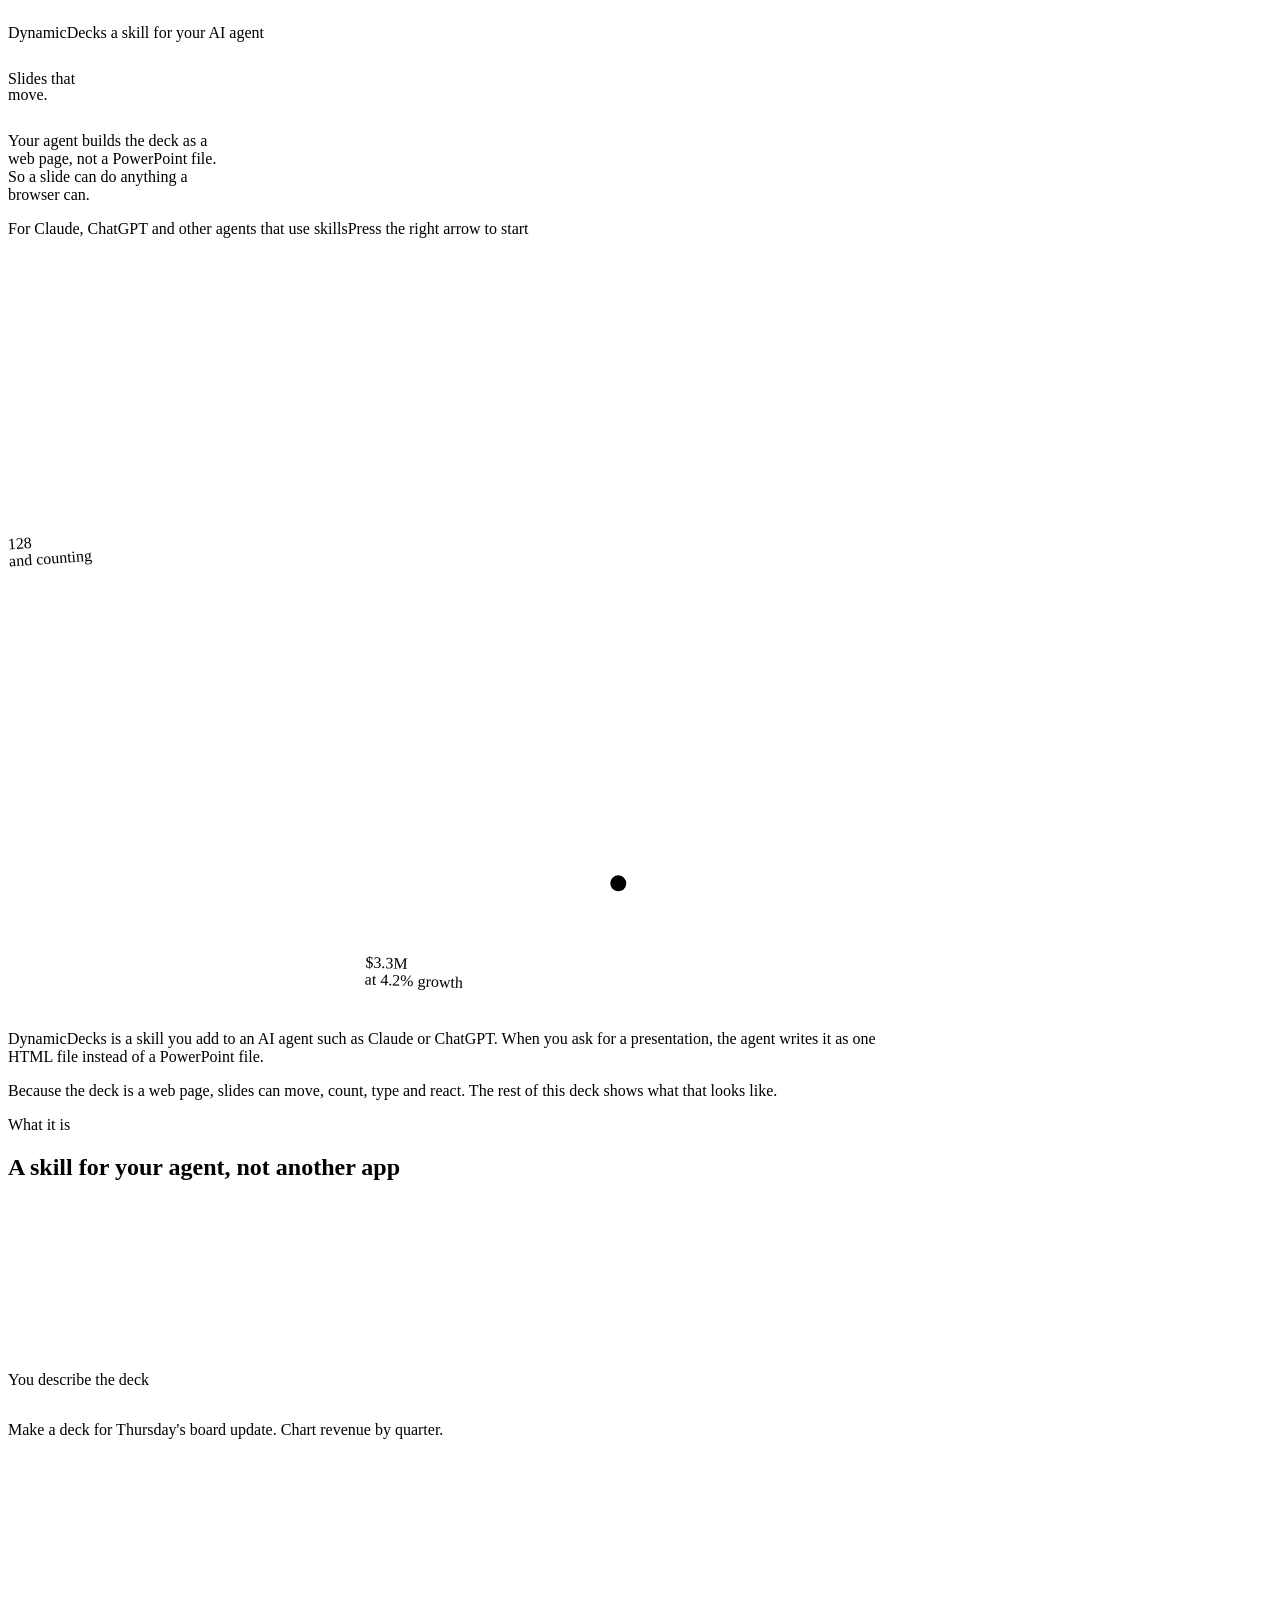
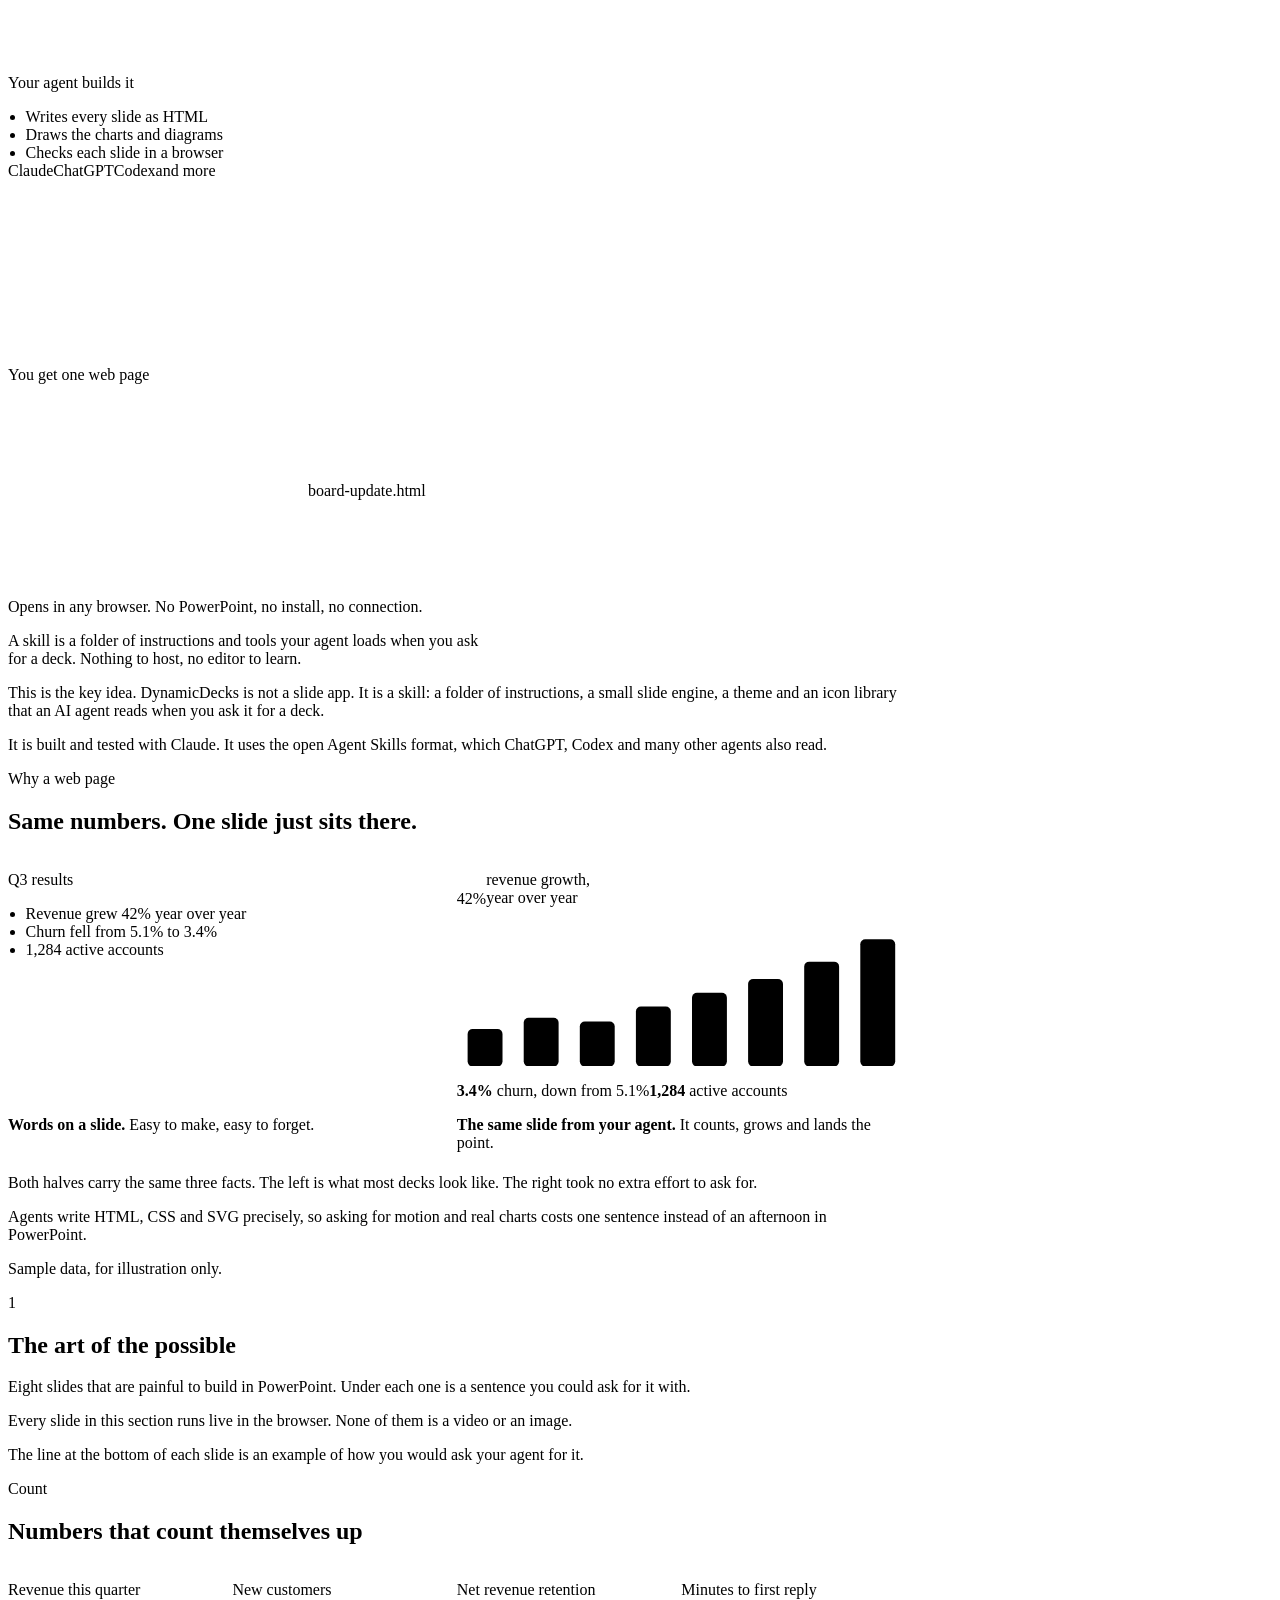
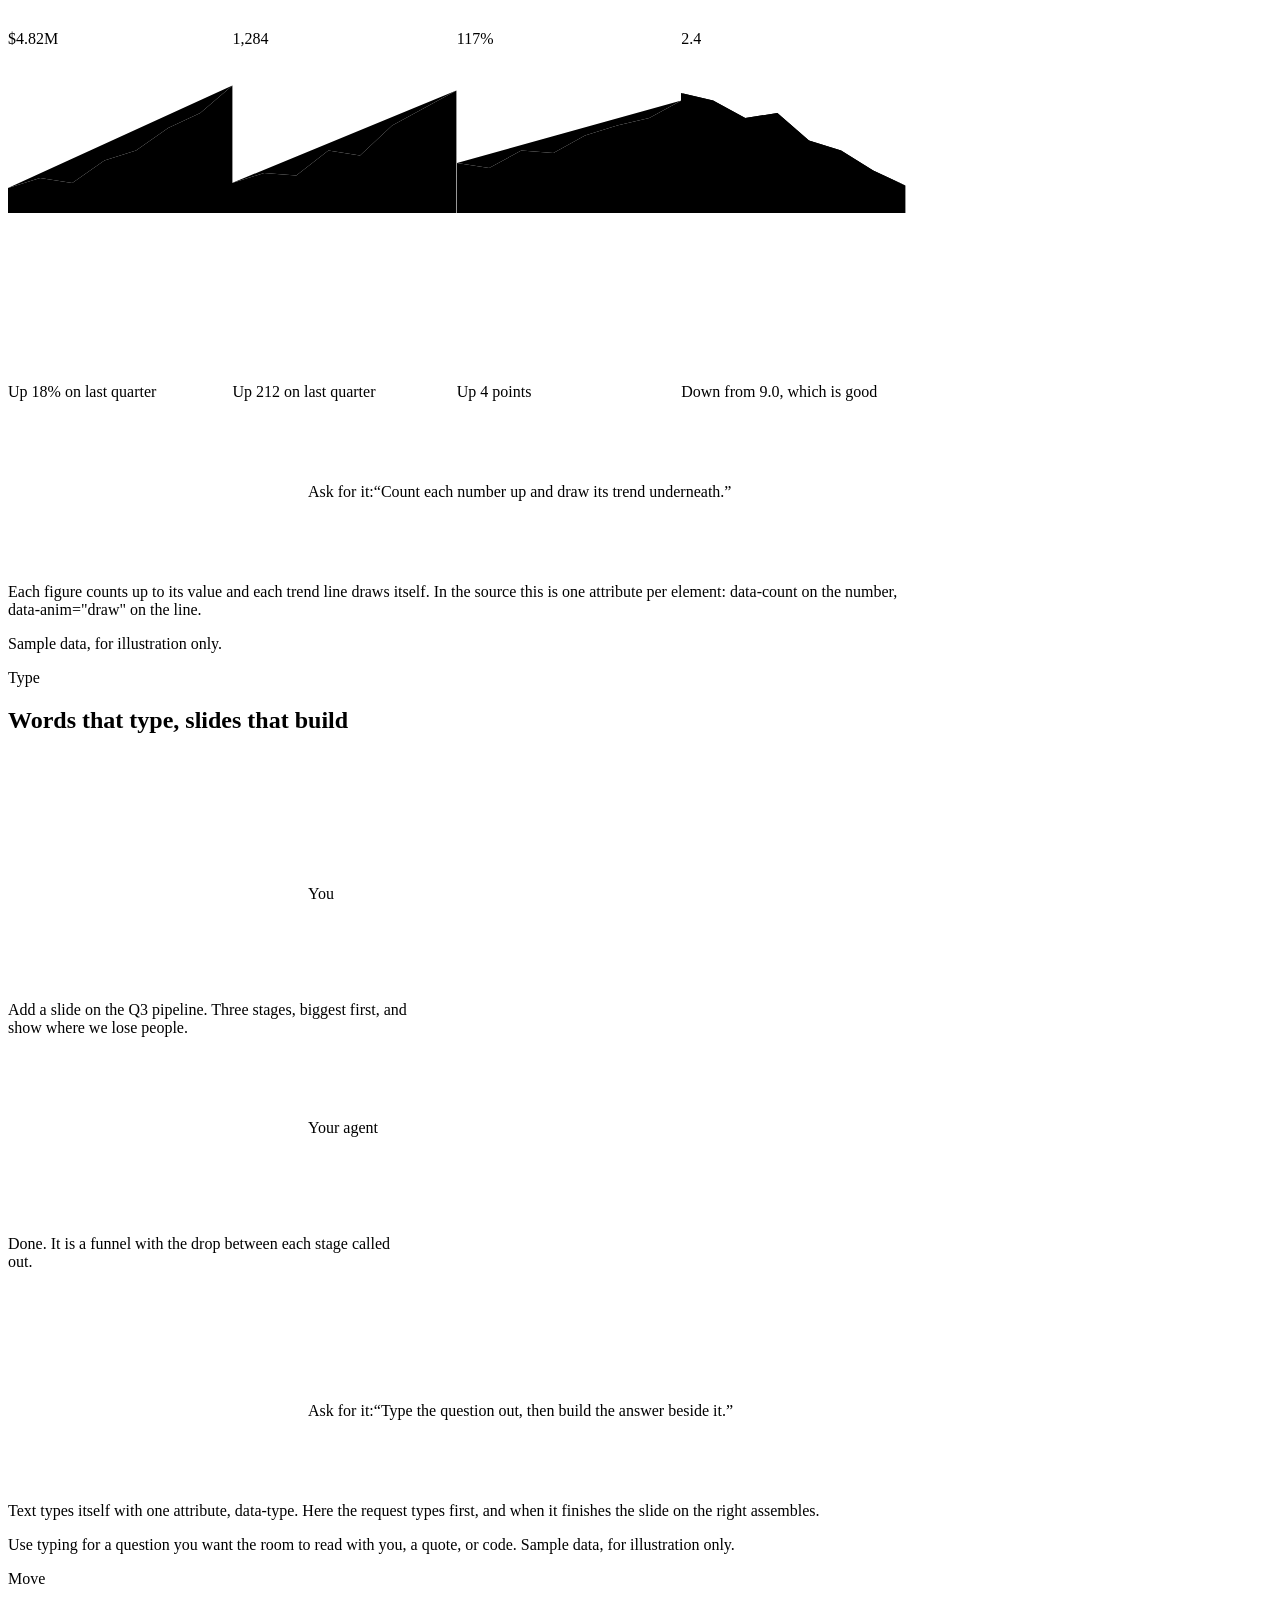
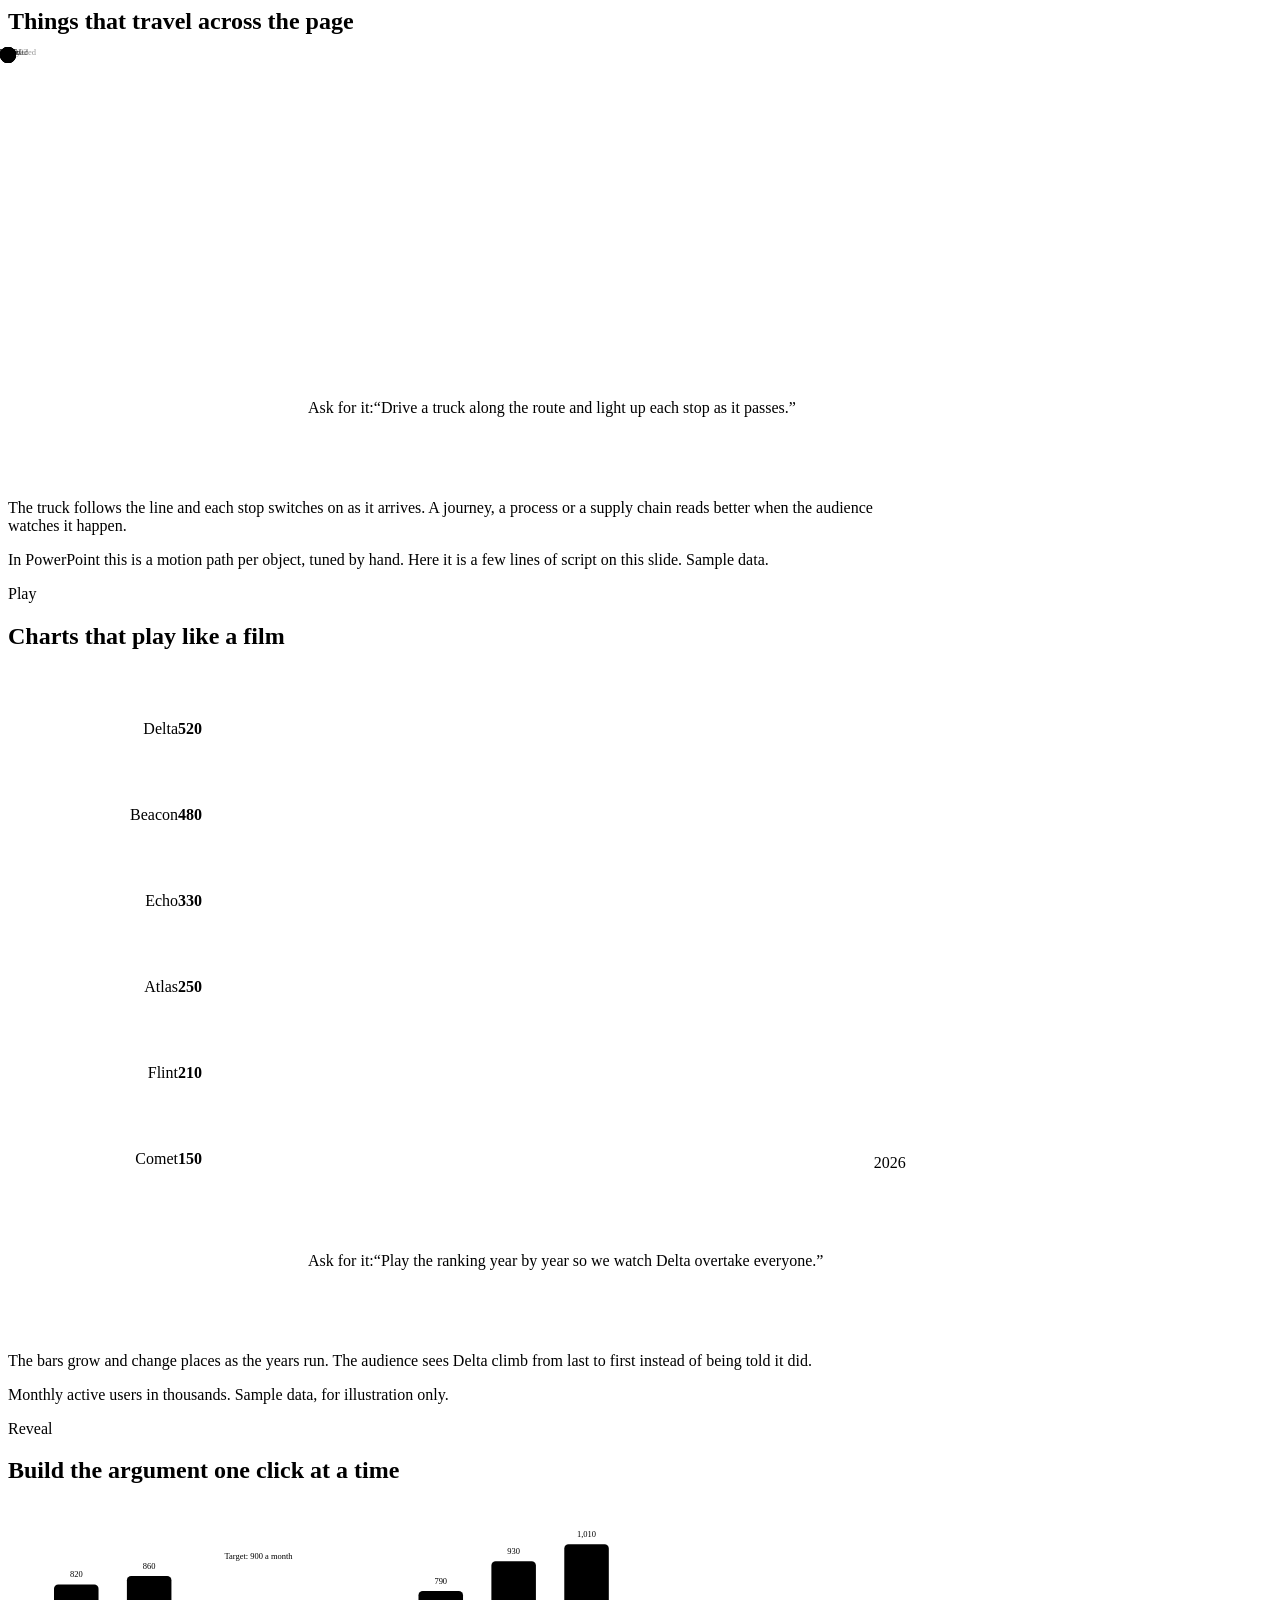
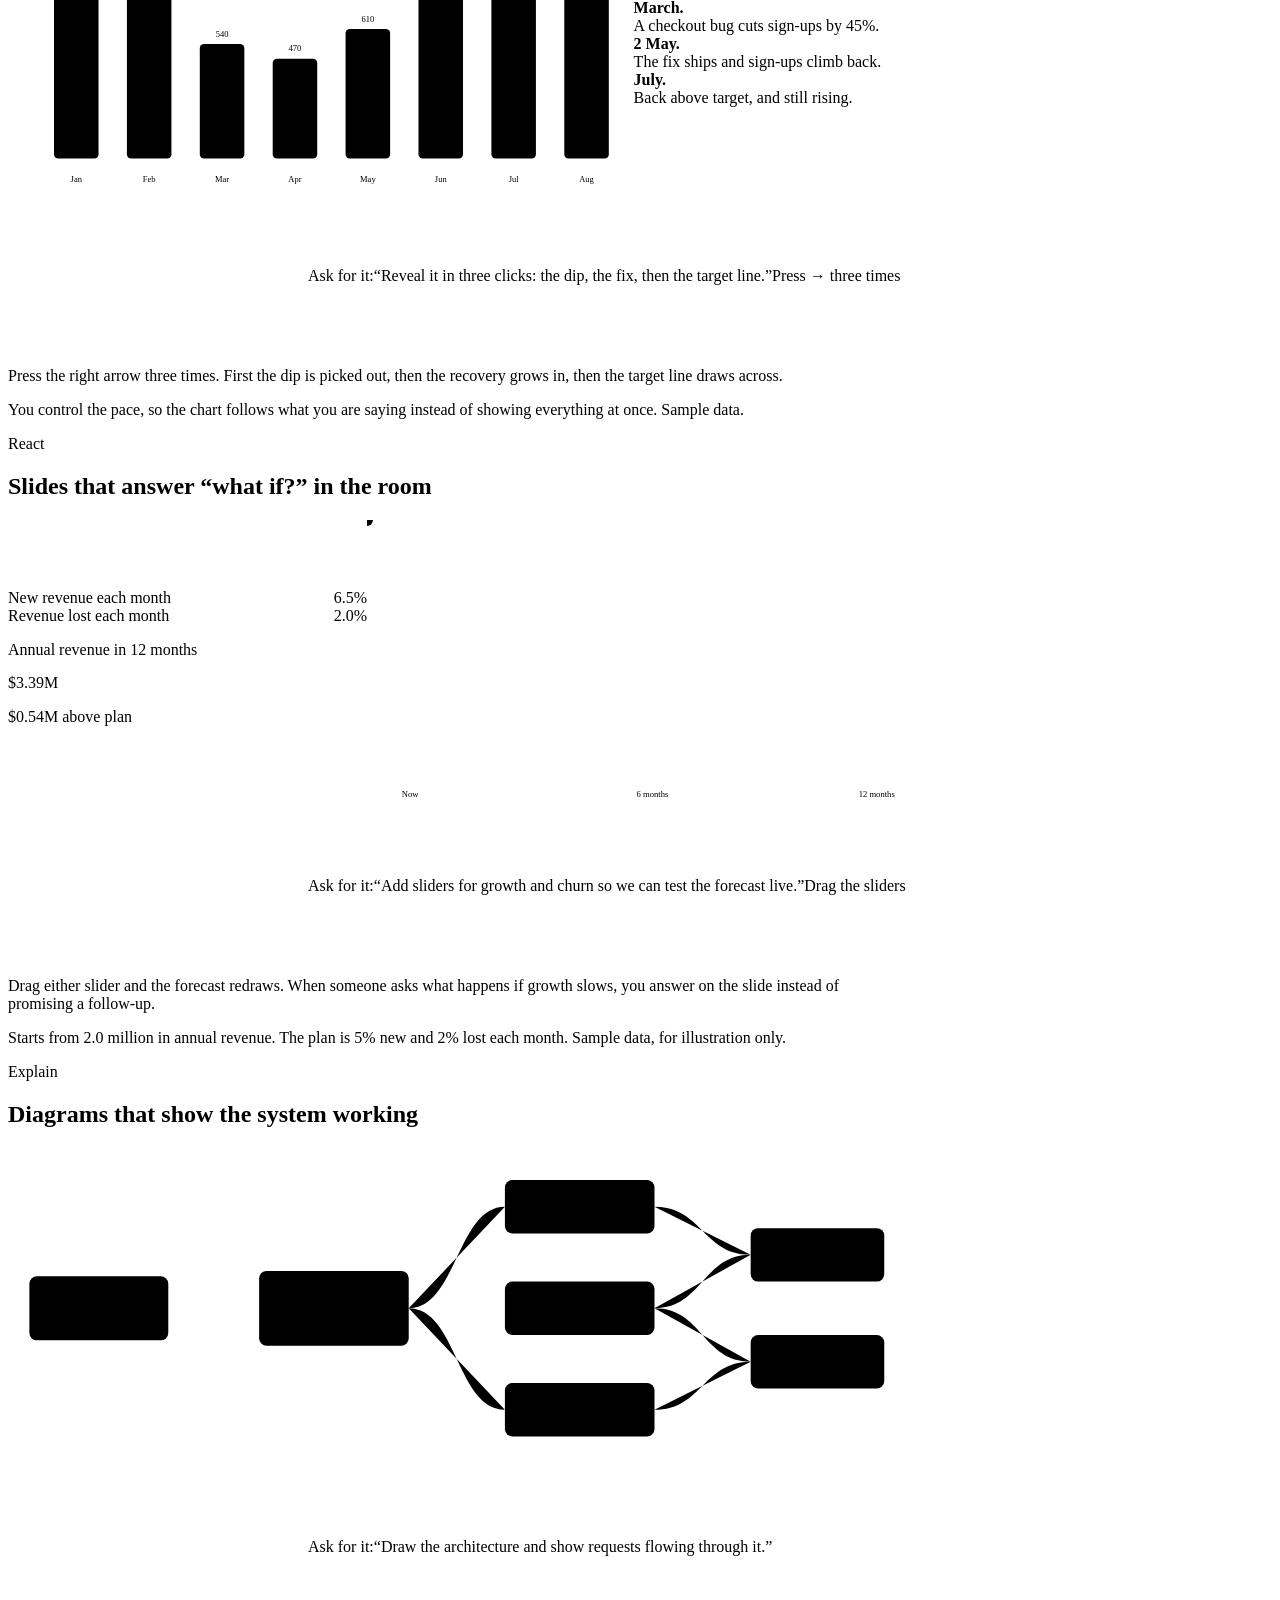
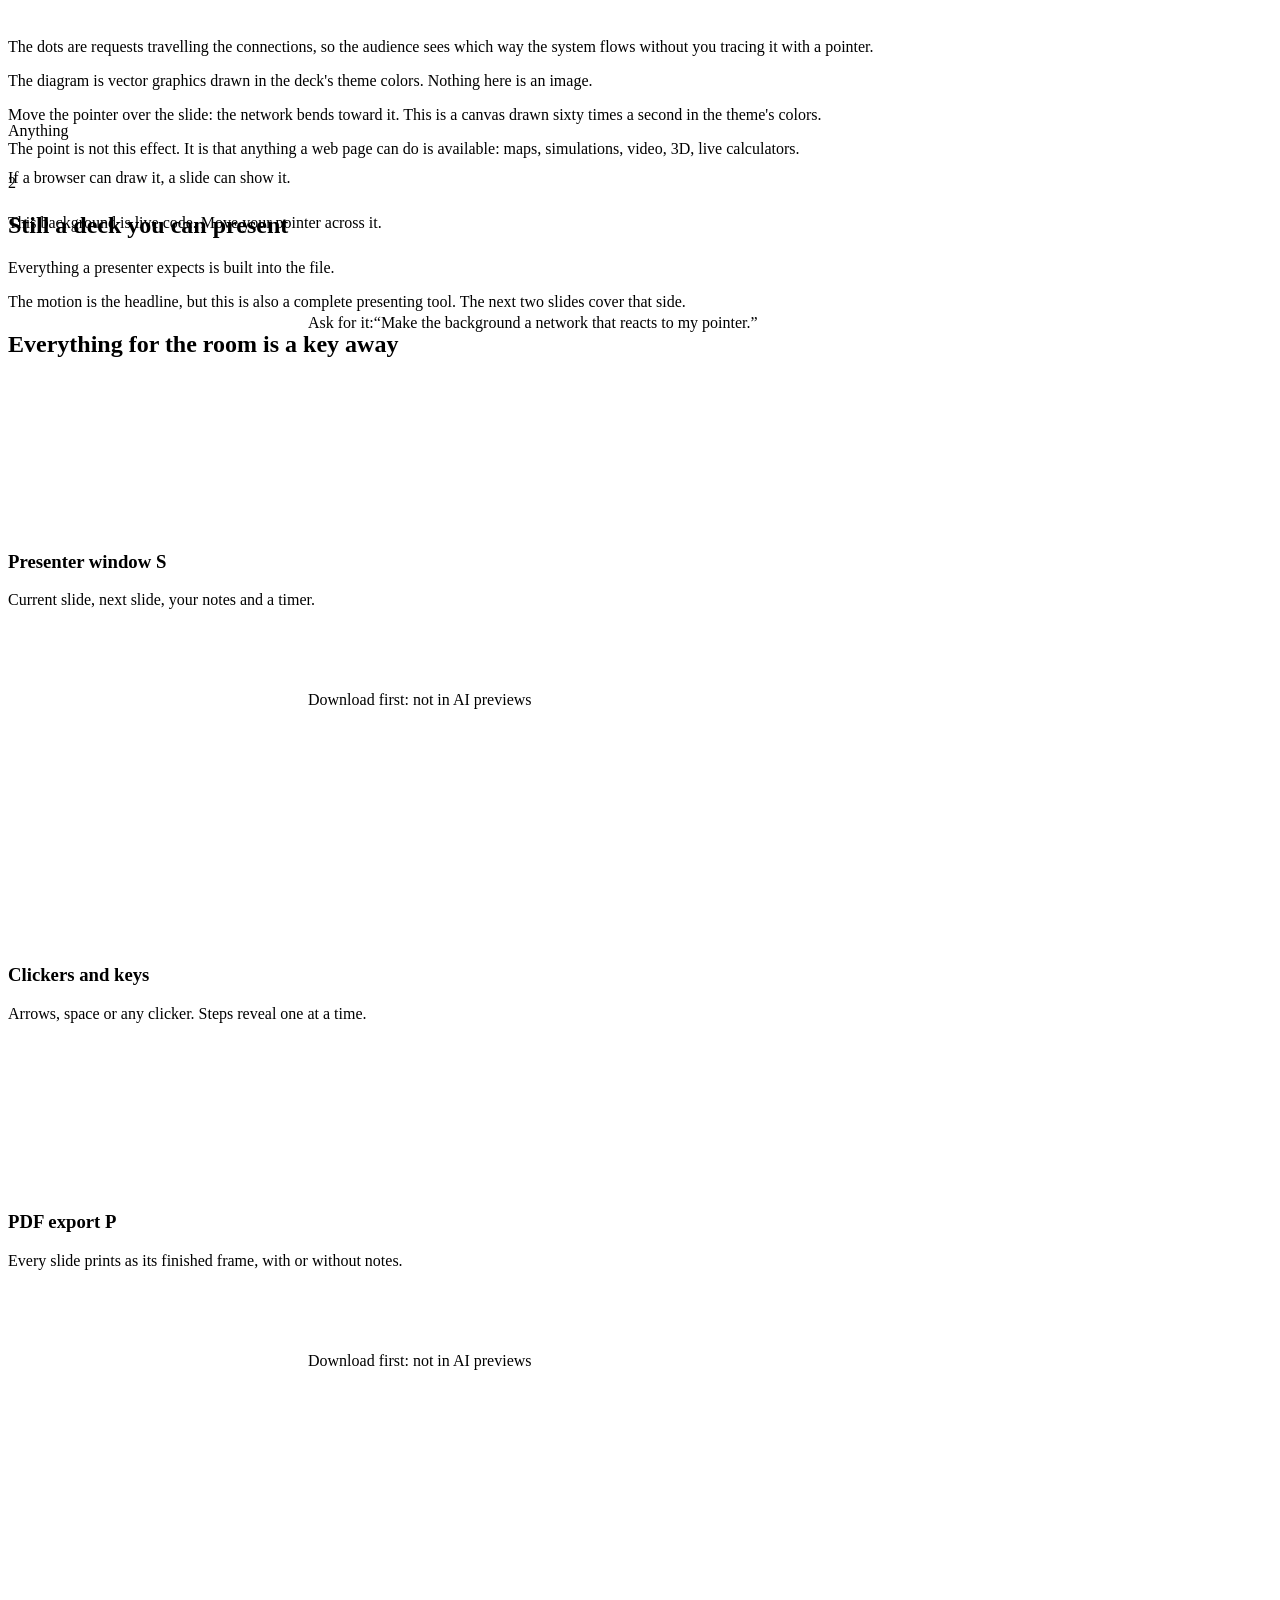
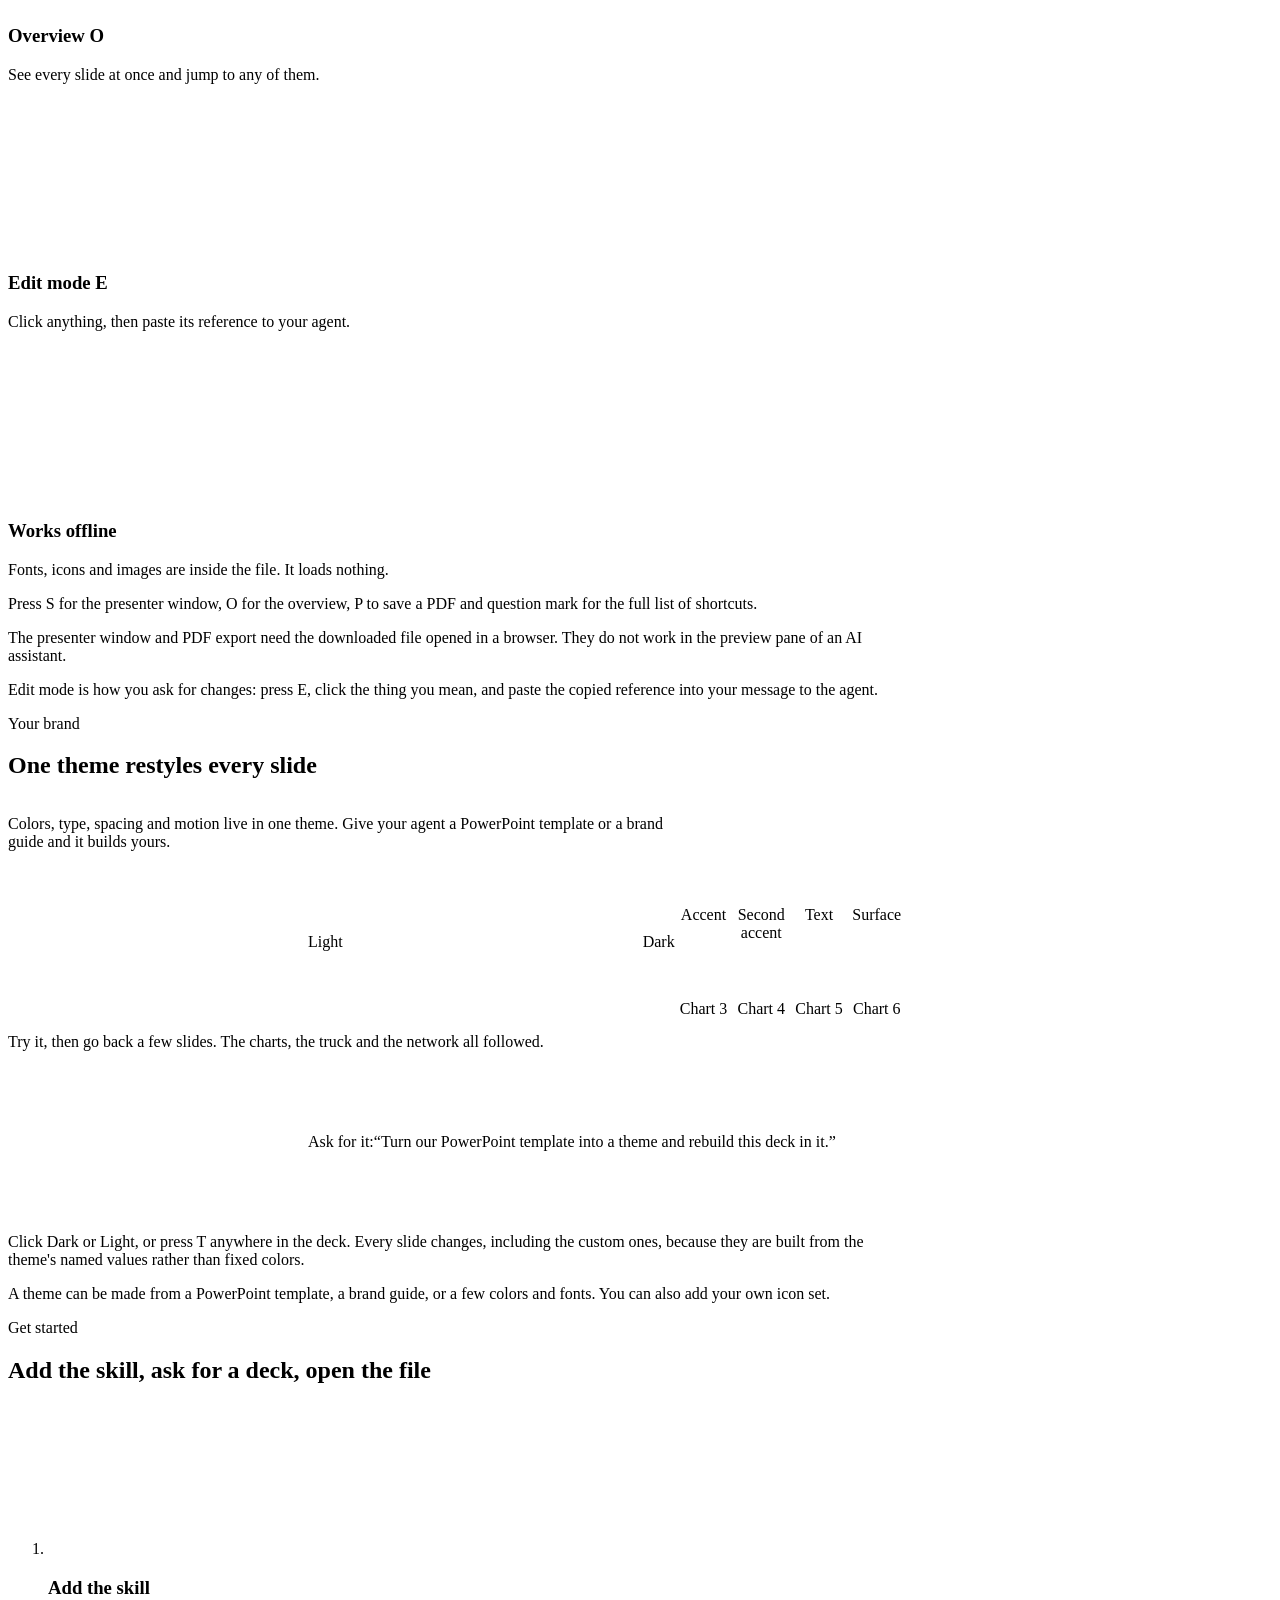
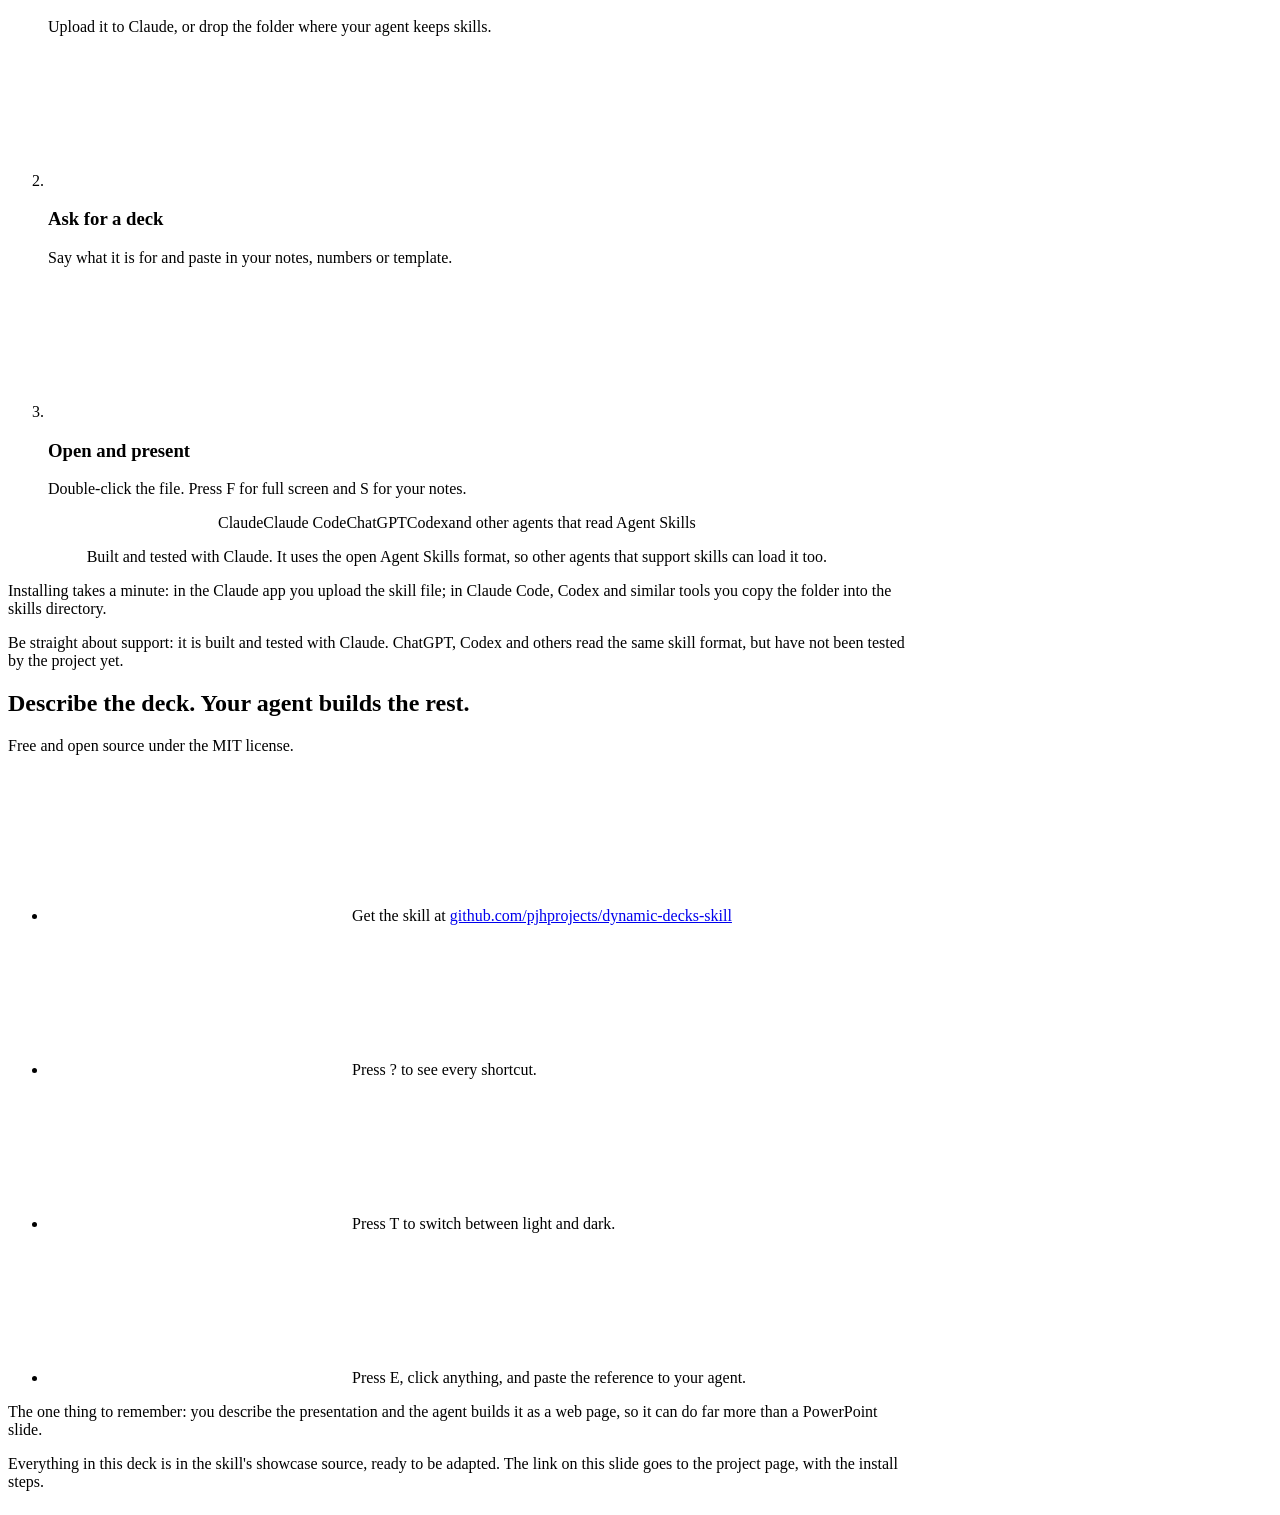
<file: dynamic-decks/template/showcase.src.html>
<!doctype html>
<html lang="en">
<head>
<meta charset="utf-8">
<title>DynamicDecks</title>
<meta name="deck:footer" content="DynamicDecks">

<!-- The showcase deck: what DynamicDecks is, and a tour of slides that are
     painful to build in PowerPoint. Read it for techniques (typing, counting,
     motion along a path, charts that play, live controls, canvas). Start new
     decks from starter.src.html, which has one plain example of every layout. -->

<style data-deck>
  /* The sentence you could ask your agent with, shown under each demo slide */
  .ask {
    display: flex;
    align-items: center;
    gap: var(--space-2);
    align-self: flex-start;
    margin-top: auto;
    max-width: none;
    white-space: nowrap;
    padding: var(--space-2) var(--space-4) var(--space-2) var(--space-3);
    border-radius: var(--radius-pill);
    background: var(--color-accent-soft);
    font-size: var(--text-xs);
    line-height: var(--leading-snug);
  }
  .ask .icon { color: var(--color-accent); }
  .ask b { font-weight: var(--weight-bold); color: var(--color-accent); }
</style>
</head>
<body>
<main class="deck">

<!-- ======================================================================
     1. OPENING: a word that retypes itself, and three cards that never sit
        still: bars, a counter, and a cursor dragging a slider while the
        figure and its curve respond (the idea slide 10 does for real)
     ====================================================================== -->
<section class="slide" data-layout="full-bleed" data-tone="inverse" id="hero">
  <div class="hero-copy">
    <p class="hero-kicker">DynamicDecks <span>a skill for your AI agent</span></p>
    <h1 class="hero-title">Slides that <span class="hero-word">move.</span></h1>
    <p class="hero-sub">Your agent builds the deck as a web page, not a PowerPoint file. So a slide can do anything a browser can.</p>
    <ul class="hero-meta">
      <li>For Claude, ChatGPT and other agents that use skills</li>
      <li>Press the right arrow to start</li>
    </ul>
  </div>
  <div class="hero-stage" aria-hidden="true">
    <div class="hero-card hero-bars"><i></i><i></i><i></i><i></i><i></i><i></i></div>
    <div class="hero-card hero-count"><b class="hero-num">128</b><span>and counting</span></div>
    <div class="hero-card hero-whatif">
      <div class="hero-result">
        <p class="hero-out"><b>$3.3M</b><span>at 4.2% growth</span></p>
        <svg class="hero-curve" viewBox="0 0 250 130"><path class="hero-plan" d=""/><path class="hero-area" d=""/><path class="hero-line" d=""/><circle r="8"/></svg>
      </div>
      <div class="hero-slider"><i class="hero-fill"></i><i class="hero-knob"></i><span class="hero-cursor"><i></i></span></div>
    </div>
  </div>
  <aside class="notes">
    <p>DynamicDecks is a skill you add to an AI agent such as Claude or ChatGPT. When you ask for a presentation, the agent writes it as one HTML file instead of a PowerPoint file.</p>
    <p>Because the deck is a web page, slides can move, count, type and react. The rest of this deck shows what that looks like.</p>
  </aside>
  <style data-slide-scope>
    & { display: grid; grid-template-columns: 1.25fr 1fr; align-items: center; align-content: center; padding: 0 var(--frame-x); }
    .hero-copy { display: flex; flex-direction: column; gap: var(--space-4); }
    .hero-kicker { font-family: var(--font-display); font-size: var(--text-md); font-weight: var(--weight-bold); }
    .hero-kicker span { margin-left: var(--space-2); font-family: var(--font-body); font-size: var(--text-sm); font-weight: var(--weight-regular); color: var(--color-text-muted); }
    .hero-title {
      font-family: var(--font-display);
      font-size: var(--text-display);
      font-weight: var(--weight-display);
      line-height: 0.96;
      letter-spacing: var(--tracking-display);
    }
    .hero-word { display: block; min-height: 1em; color: var(--color-accent); }
    .hero-word.is-live::after {
      content: "";
      display: inline-block;
      width: 0.06em;
      height: 0.74em;
      margin-left: 0.06em;
      background: currentColor;
      animation: hero-caret calc(var(--dur-base) * 2) steps(1) infinite;
    }
    @keyframes hero-caret { 50% { opacity: 0; } }
    .hero-sub { max-width: 27ch; font-size: var(--text-lg); line-height: var(--leading-snug); color: var(--color-text-muted); }
    .hero-meta { display: flex; gap: var(--space-5); margin-top: var(--space-3); padding: 0; list-style: none; font-size: var(--text-xs); color: var(--color-text-muted); }

    .hero-stage { position: relative; height: 760px; }
    .hero-card {
      position: absolute;
      border-radius: var(--radius-lg);
      background: var(--color-surface);
      box-shadow: var(--shadow-md);
      rotate: var(--tilt);
    }
    &.is-entered .hero-card { animation: hero-float calc(var(--dur-slow) * var(--beat)) var(--ease-in-out) infinite alternate; }
    @keyframes hero-float { from { translate: 0 calc(var(--space-3) * -1); } to { translate: 0 var(--space-3); } }

    .hero-bars { --tilt: 3deg; --beat: 3; right: 0; top: 30px; width: 440px; height: 300px; display: flex; align-items: flex-end; gap: var(--space-3); padding: var(--space-5); }
    .hero-bars i { flex: 1; height: var(--h); border-radius: var(--radius-sm) var(--radius-sm) 0 0; background: var(--color-text); transform-origin: 50% 100%; }
    .hero-bars i:nth-child(1) { --h: 30%; } .hero-bars i:nth-child(2) { --h: 46%; } .hero-bars i:nth-child(3) { --h: 40%; }
    .hero-bars i:nth-child(4) { --h: 64%; } .hero-bars i:nth-child(5) { --h: 78%; } .hero-bars i:nth-child(6) { --h: 100%; background: var(--color-accent); }
    &.is-entered .hero-bars i { animation: hero-bar calc(var(--dur-slow) * 1.6) var(--ease-in-out) infinite alternate; animation-delay: calc(var(--stagger) * var(--n, 0)); }
    .hero-bars i:nth-child(2) { --n: 1; } .hero-bars i:nth-child(3) { --n: 2; } .hero-bars i:nth-child(4) { --n: 3; } .hero-bars i:nth-child(5) { --n: 4; } .hero-bars i:nth-child(6) { --n: 5; }
    @keyframes hero-bar { from { transform: scaleY(0.55); } to { transform: scaleY(1); } }

    .hero-count { --tilt: -4deg; --beat: 2.4; left: 0; top: 270px; width: 360px; padding: var(--space-5); display: flex; flex-direction: column; }
    .hero-num { font-family: var(--font-display); font-size: var(--text-3xl); font-weight: var(--weight-display); line-height: 1; font-variant-numeric: tabular-nums; }
    .hero-count span { font-size: var(--text-sm); color: var(--color-text-muted); }

    /* A what-if in miniature: the cursor drags the slider, the figure and the curve follow.
       --v is the slider's position; the script moves it, and 62% is the still frame. */
    .hero-whatif { --tilt: 2deg; --beat: 3.6; --v: 62%; right: 0; bottom: 0; width: 540px; padding: var(--space-4); display: flex; flex-direction: column; gap: var(--space-3); }
    .hero-result { display: flex; align-items: flex-end; gap: var(--space-3); }
    .hero-out { flex: none; width: 210px; display: flex; flex-direction: column; gap: var(--space-1); }
    .hero-out b { font-family: var(--font-display); font-size: var(--text-xl); font-weight: var(--weight-display); line-height: 1; letter-spacing: var(--tracking-display); font-variant-numeric: tabular-nums; }
    .hero-out span { font-size: var(--text-xs); color: var(--color-text-muted); font-variant-numeric: tabular-nums; }
    .hero-curve { flex: 1 1 auto; min-width: 0; height: 130px; overflow: visible; }
    .hero-plan { fill: none; stroke: var(--color-border); stroke-width: var(--stroke-thin); stroke-dasharray: 2 9; stroke-linecap: round; }
    .hero-area { fill: var(--color-accent); opacity: 0.2; }
    .hero-line { fill: none; stroke: var(--color-accent); stroke-width: var(--stroke-base); stroke-linecap: round; stroke-linejoin: round; }
    .hero-curve circle { fill: var(--color-accent); }
    .hero-slider { position: relative; height: var(--space-4); }
    .hero-slider::before, .hero-fill { content: ""; position: absolute; left: 0; top: 50%; height: var(--space-1); margin-top: calc(var(--space-1) / -2); border-radius: var(--radius-pill); }
    .hero-slider::before { right: 0; background: var(--color-bg); }
    .hero-fill { width: var(--v); background: var(--color-text); }
    .hero-knob { position: absolute; left: var(--v); top: 50%; width: var(--space-4); height: var(--space-4); margin: calc(var(--space-4) / -2); border-radius: 50%; background: var(--color-text); box-shadow: var(--shadow-sm); transition: scale var(--dur-fast) var(--ease-out); }
    .hero-slider.is-held .hero-knob { scale: 1.25; }
    /* The pointer is a clipped shape, tip at its top-left corner, so it can be solid and take a shadow.
       It sits on the knob; --away is how far it has drifted off (1 = parked, the still frame). */
    .hero-cursor { --away: 1; position: absolute; left: var(--v); top: 50%; z-index: 2; translate: calc(var(--away) * 44px - 4px) calc(var(--away) * 34px - 3px); filter: drop-shadow(0 var(--space-1) var(--space-1) color-mix(in srgb, var(--color-bg) 80%, transparent)); }
    .hero-cursor i { display: block; width: 48px; height: 64px; background: var(--color-text); clip-path: polygon(0 0, 0 78%, 22% 61%, 38% 96%, 54% 89%, 38% 55%, 70% 55%); transform-origin: 0 0; transition: scale var(--dur-fast) var(--ease-out); }
    .hero-slider.is-held .hero-cursor i { scale: 0.86; }
  </style>
  <script data-slide-scope>
    // The last word of the title retypes itself, the number card keeps counting,
    // and a cursor drags a slider back and forth while a forecast follows it.
    const word = slide.querySelector('.hero-word');
    const num = slide.querySelector('.hero-num');
    const WORDS = ['move.', 'count.', 'type.', 'react.', 'explain.'];
    const TOP = 128;

    const card = slide.querySelector('.hero-whatif');
    const slider = slide.querySelector('.hero-slider');
    const cursor = slide.querySelector('.hero-cursor');
    const out = slide.querySelector('.hero-out');
    const RESTING = 0.62;                                  // where the slider sits in the still frame
    const START = 2, MONTHS = 12, FLOOR = 1, CEILING = 5.2; // millions; the bottom and top of the little chart
    const rateAt = (v) => -0.02 + v * 0.10;                // slider 0..1 is -2% to 8% a month
    const curve = (rate) => Array.from({ length: MONTHS + 1 }, (_, m) => START * Math.pow(1 + rate, m));
    const px = (m) => 4 + 242 * m / MONTHS, py = (value) => 124 - 116 * (Math.min(value, CEILING) - FLOOR) / (CEILING - FLOOR);
    const trace = (values) => values.map((value, m) => (m ? 'L' : 'M') + px(m).toFixed(1) + ' ' + py(value).toFixed(1)).join(' ');
    const ease = (p) => p * p * (3 - 2 * p);
    const part = (u, from, to) => Math.max(0, Math.min(1, (u - from) / (to - from)));
    slide.querySelector('.hero-plan').setAttribute('d', trace(curve(rateAt(RESTING))));

    function whatIf(v) {                     // v: slider position 0..1. Everything else follows from it.
      const values = curve(rateAt(v)), end = values[MONTHS];
      card.style.setProperty('--v', (v * 100).toFixed(1) + '%');
      out.querySelector('b').textContent = '$' + end.toFixed(1) + 'M';
      out.querySelector('span').textContent = 'at ' + (rateAt(v) * 100).toFixed(1) + '% growth';
      slide.querySelector('.hero-line').setAttribute('d', trace(values));
      slide.querySelector('.hero-area').setAttribute('d', trace(values) + ' L246 128 L4 128 Z');
      const dot = slide.querySelector('.hero-curve circle');
      dot.setAttribute('cx', px(MONTHS)); dot.setAttribute('cy', py(end));
    }
    // One pass of the cursor: come in, press, drag up, drag down, return, let go.
    const STOPS = [[0.12, RESTING], [0.36, 0.96], [0.44, 0.96], [0.70, 0.10], [0.77, 0.10], [0.92, RESTING]];
    function demo(u) {                       // u: 0..1 through one pass
      let v = RESTING;
      for (let i = 1; i < STOPS.length; i++) {
        if (u >= STOPS[i - 1][0] && u <= STOPS[i][0]) v = STOPS[i - 1][1] + (STOPS[i][1] - STOPS[i - 1][1]) * ease(part(u, STOPS[i - 1][0], STOPS[i][0]));
      }
      whatIf(v);
      slider.classList.toggle('is-held', u > 0.10 && u < 0.94);
      cursor.style.setProperty('--away', (u < 0.5 ? 1 - ease(part(u, 0.01, 0.10)) : ease(part(u, 0.94, 1))).toFixed(3));
    }

    function still() {                       // the finished frame
      word.textContent = WORDS[0];
      word.classList.remove('is-live');
      num.textContent = TOP;
      whatIf(RESTING);
      slider.classList.remove('is-held');
      cursor.style.removeProperty('--away');
    }
    still();
    slide.addEventListener('deck:rest', still);

    slide.addEventListener('deck:enter', () => {
      const hold = deck.ms('--dur-slow') * 1.5, perType = deck.ms('--dur-fast') * 0.55, perErase = perType / 2;
      const parts = WORDS.map((w, i) => {
        const next = WORDS[(i + 1) % WORDS.length];
        return { w, next, erase: w.length * perErase, type: next.length * perType };
      });
      const cycle = parts.reduce((sum, p) => sum + hold + p.erase + p.type, 0);
      const countFor = deck.ms('--dur-count') * 1.6, countEvery = countFor * 1.5;
      const passEvery = deck.ms('--dur-slow') * 6;
      word.classList.add('is-live');
      deck.loop(slide, (t) => {
        let u = t % cycle, text = WORDS[0];
        for (const p of parts) {
          if (u < hold) { text = p.w; break; }
          u -= hold;
          if (u < p.erase) { text = p.w.slice(0, p.w.length - Math.ceil(u / perErase)); break; }
          u -= p.erase;
          if (u < p.type) { text = p.next.slice(0, Math.ceil(u / perType)); break; }
          u -= p.type;
        }
        word.textContent = text || '​';
        const c = Math.min(1, (t % countEvery) / countFor);
        num.textContent = Math.round(TOP * (1 - Math.pow(1 - c, 3)));
        demo((t % passEvery) / passEvery);
      });
    });
  </script>
</section>

<!-- ======================================================================
     2. WHAT IT IS: a skill for an agent. Dots flow from stop to stop.
     ====================================================================== -->
<section class="slide" id="skill">
  <p class="slide-eyebrow">What it is</p>
  <h2 class="slide-title">A skill for your agent, not another app</h2>
  <div class="slide-body">
    <div class="pipe" data-stagger>
      <article class="pipe-stop" data-anim="rise">
        <span class="icon-badge"><svg class="icon" aria-hidden="true"><use href="#icon-message-square"/></svg></span>
        <h3>You describe the deck</h3>
        <p class="pipe-say" data-type data-type-speed="36" data-type-delay="--dur-slow">Make a deck for Thursday's board update. Chart revenue by quarter.</p>
      </article>
      <div class="pipe-link" data-anim="fade" aria-hidden="true"><span></span><span></span><span></span></div>
      <article class="pipe-stop is-agent" data-anim="rise">
        <span class="icon-badge"><svg class="icon" aria-hidden="true"><use href="#icon-bot"/></svg></span>
        <h3>Your agent builds it</h3>
        <ul class="pipe-list">
          <li>Writes every slide as HTML</li>
          <li>Draws the charts and diagrams</li>
          <li>Checks each slide in a browser</li>
        </ul>
        <p class="pipe-agents"><span class="tag" data-tone="accent">Claude</span><span class="tag" data-tone="accent">ChatGPT</span><span class="tag" data-tone="accent">Codex</span><span class="tag">and more</span></p>
      </article>
      <div class="pipe-link" data-anim="fade" aria-hidden="true"><span></span><span></span><span></span></div>
      <article class="pipe-stop" data-anim="rise">
        <span class="icon-badge"><svg class="icon" aria-hidden="true"><use href="#icon-app-window"/></svg></span>
        <h3>You get one web page</h3>
        <p class="pipe-file"><svg class="icon icon--sm" aria-hidden="true"><use href="#icon-file-code"/></svg> board-update.html</p>
        <p>Opens in any browser. No PowerPoint, no install, no connection.</p>
      </article>
    </div>
    <p class="pipe-foot">A skill is a folder of instructions and tools your agent loads when you ask for a deck. Nothing to host, no editor to learn.</p>
  </div>
  <aside class="notes">
    <p>This is the key idea. DynamicDecks is not a slide app. It is a skill: a folder of instructions, a small slide engine, a theme and an icon library that an AI agent reads when you ask it for a deck.</p>
    <p>It is built and tested with Claude. It uses the open Agent Skills format, which ChatGPT, Codex and many other agents also read.</p>
  </aside>
  <style data-slide-scope>
    .pipe { display: grid; grid-template-columns: 1fr var(--space-6) 1.4fr var(--space-6) 1fr; align-items: stretch; }
    .pipe-stop { display: flex; flex-direction: column; gap: var(--space-3); padding: var(--space-5); border-radius: var(--radius-lg); background: var(--color-surface); }
    .pipe-stop h3 { font-family: var(--font-display); font-size: var(--text-md); font-weight: var(--weight-bold); line-height: var(--leading-tight); }
    .pipe-stop p, .pipe-list { font-size: var(--text-sm); line-height: var(--leading-snug); color: var(--color-text-muted); }
    .pipe-stop.is-agent { background: var(--color-accent-soft); outline: var(--stroke-thin) solid var(--color-accent); }
    .pipe-list { margin: 0; padding-left: 1.1em; }
    .pipe-agents { display: flex; flex-wrap: wrap; gap: var(--space-1); margin-top: auto; }
    .pipe-stop .pipe-say { min-height: 4.2em; padding: var(--space-3); border-radius: var(--radius-md) var(--radius-md) var(--radius-md) 0; background: var(--color-bg); color: var(--color-text); }
    .pipe-stop .pipe-file { display: inline-flex; align-items: center; gap: var(--space-2); align-self: flex-start; padding: var(--space-2) var(--space-3); border-radius: var(--radius-md); background: var(--color-bg); font-family: var(--font-mono); font-size: var(--text-xs); color: var(--color-text); }
    .pipe-file .icon { color: var(--color-accent); }

    .pipe-link { position: relative; align-self: center; height: var(--space-3); }
    .pipe-link::before { content: ""; position: absolute; inset: 50% 0 auto 0; border-top: var(--stroke-thin) dashed var(--color-border); }
    .pipe-link span { position: absolute; top: 50%; left: var(--at); width: var(--space-2); height: var(--space-2); margin: calc(var(--space-2) / -2); border-radius: 50%; background: var(--color-accent); }
    .pipe-link span:nth-child(1) { --at: 20%; --k: 0; } .pipe-link span:nth-child(2) { --at: 50%; --k: 1; } .pipe-link span:nth-child(3) { --at: 80%; --k: 2; }
    &.is-entered .pipe-link span { animation: skill-flow calc(var(--dur-slow) * 1.5) linear infinite; animation-delay: calc(var(--dur-slow) * -0.5 * var(--k)); }
    @keyframes skill-flow { from { left: 0%; opacity: 0; } 20% { opacity: 1; } 80% { opacity: 1; } to { left: 100%; opacity: 0; } }

    .pipe-foot { max-width: 60ch; margin-top: auto; font-size: var(--text-base); line-height: var(--leading-snug); color: var(--color-text-muted); }
  </style>
</section>

<!-- ======================================================================
     3. WHY: the same content twice
     ====================================================================== -->
<section class="slide" id="versus">
  <p class="slide-eyebrow">Why a web page</p>
  <h2 class="slide-title">Same numbers. One slide just sits there.</h2>
  <div class="slide-body">
    <div class="vs">
      <figure class="vs-side vs-old" data-anim="fade">
        <div class="vs-screen">
          <p class="vs-head">Q3 results</p>
          <ul>
            <li>Revenue grew 42% year over year</li>
            <li>Churn fell from 5.1% to 3.4%</li>
            <li>1,284 active accounts</li>
          </ul>
        </div>
        <figcaption><strong>Words on a slide.</strong> Easy to make, easy to forget.</figcaption>
      </figure>
      <figure class="vs-side vs-new" data-anim="fade">
        <div class="vs-screen">
          <div class="vs-lead">
            <p class="vs-big" data-count>42%</p>
            <p class="vs-big-label">revenue growth,<br>year over year</p>
          </div>
          <svg class="chart" viewBox="0 0 720 230" role="img" aria-label="Eight quarters of rising revenue, the last one highlighted">
            <g data-stagger>
              <rect class="chart-bar is-muted" data-anim="grow-up" x="17" y="170" width="56" height="60" rx="8"/>
              <rect class="chart-bar is-muted" data-anim="grow-up" x="107" y="152" width="56" height="78" rx="8"/>
              <rect class="chart-bar is-muted" data-anim="grow-up" x="197" y="158" width="56" height="72" rx="8"/>
              <rect class="chart-bar is-muted" data-anim="grow-up" x="287" y="134" width="56" height="96" rx="8"/>
              <rect class="chart-bar is-muted" data-anim="grow-up" x="377" y="112" width="56" height="118" rx="8"/>
              <rect class="chart-bar is-muted" data-anim="grow-up" x="467" y="90" width="56" height="140" rx="8"/>
              <rect class="chart-bar is-muted" data-anim="grow-up" x="557" y="62" width="56" height="168" rx="8"/>
              <rect class="chart-bar series-1" data-anim="grow-up" x="647" y="26" width="56" height="204" rx="8"/>
            </g>
          </svg>
          <div class="vs-small">
            <p><b data-count>3.4%</b> churn, down from 5.1%</p>
            <p><b data-count>1,284</b> active accounts</p>
          </div>
        </div>
        <figcaption><strong>The same slide from your agent.</strong> It counts, grows and lands the point.</figcaption>
      </figure>
    </div>
  </div>
  <aside class="notes">
    <p>Both halves carry the same three facts. The left is what most decks look like. The right took no extra effort to ask for.</p>
    <p>Agents write HTML, CSS and SVG precisely, so asking for motion and real charts costs one sentence instead of an afternoon in PowerPoint.</p>
    <p>Sample data, for illustration only.</p>
  </aside>
  <style data-slide-scope>
    .vs { flex: 1 1 auto; display: grid; grid-template-columns: 1fr 1fr; gap: var(--space-6); min-height: 0; }
    .vs-side { margin: 0; display: flex; flex-direction: column; gap: var(--space-3); min-height: 0; }
    .vs-side figcaption { min-height: 2.6em; font-size: var(--text-sm); line-height: var(--leading-snug); color: var(--color-text-muted); }
    .vs-side figcaption strong { color: var(--color-text); }
    .vs-screen { flex: 1 1 auto; min-height: 0; display: flex; flex-direction: column; gap: var(--space-4); padding: var(--space-5); border-radius: var(--radius-lg); }
    .vs-old .vs-screen { background: var(--color-surface); color: var(--color-text-muted); }
    .vs-old .vs-head { font-size: var(--text-md); font-weight: var(--weight-bold); }
    .vs-old ul { margin: 0; padding-left: 1.1em; display: flex; flex-direction: column; gap: var(--space-3); font-size: var(--text-base); line-height: var(--leading-snug); }
    .vs-new .vs-screen { background: var(--color-bg); outline: var(--stroke-thin) solid var(--color-accent); box-shadow: var(--shadow-md); }
    .vs-new { --anim-delay: var(--dur-base); }
    .vs-lead { display: flex; align-items: flex-end; gap: var(--space-4); }
    .vs-big { font-family: var(--font-display); font-size: var(--text-3xl); font-weight: var(--weight-display); line-height: 0.9; letter-spacing: var(--tracking-display); color: var(--color-accent); font-variant-numeric: tabular-nums; }
    .vs-big-label { font-size: var(--text-sm); line-height: var(--leading-snug); color: var(--color-text-muted); }
    .vs-new .chart { flex: 1 1 auto; min-height: 0; width: 100%; }
    .vs-small { display: flex; gap: var(--space-6); font-size: var(--text-sm); color: var(--color-text-muted); }
    .vs-small b { font-family: var(--font-display); font-size: var(--text-md); color: var(--color-text); font-variant-numeric: tabular-nums; }
  </style>
</section>

<!-- ======================================================================
     4. SECTION
     ====================================================================== -->
<section class="slide" data-layout="section">
  <p class="section-number">1</p>
  <h2 class="slide-title">The art of the possible</h2>
  <p class="slide-subtitle">Eight slides that are painful to build in PowerPoint. Under each one is a sentence you could ask for it with.</p>
  <aside class="notes">
    <p>Every slide in this section runs live in the browser. None of them is a video or an image.</p>
    <p>The line at the bottom of each slide is an example of how you would ask your agent for it.</p>
  </aside>
</section>

<!-- ======================================================================
     5. COUNT: data-count on the figures, data-anim="draw" on the trends
     ====================================================================== -->
<section class="slide" id="numbers">
  <p class="slide-eyebrow">Count</p>
  <h2 class="slide-title">Numbers that count themselves up</h2>
  <div class="slide-body">
    <div class="kpis" data-stagger>
      <article class="kpi" data-anim="rise">
        <p class="kpi-label">Revenue this quarter</p>
        <p class="kpi-value" data-count>$4.82M</p>
        <svg class="chart kpi-trend" viewBox="0 0 440 120" preserveAspectRatio="none" aria-hidden="true">
          <path class="chart-area series-1" d="M0 100 L63 92 L126 96 L189 78 L251 70 L314 52 L377 40 L440 18 L440 120 L0 120 Z"/>
          <path class="chart-line series-1" data-anim="draw" d="M0 100 L63 92 L126 96 L189 78 L251 70 L314 52 L377 40 L440 18"/>
        </svg>
        <p class="stat-delta is-good"><svg class="icon icon--sm" aria-hidden="true"><use href="#icon-trending-up"/></svg> Up 18% on last quarter</p>
      </article>
      <article class="kpi" data-anim="rise">
        <p class="kpi-label">New customers</p>
        <p class="kpi-value" data-count>1,284</p>
        <svg class="chart kpi-trend" viewBox="0 0 440 120" preserveAspectRatio="none" aria-hidden="true">
          <path class="chart-area series-1" d="M0 96 L63 88 L126 90 L189 70 L251 74 L314 50 L377 36 L440 22 L440 120 L0 120 Z"/>
          <path class="chart-line series-1" data-anim="draw" d="M0 96 L63 88 L126 90 L189 70 L251 74 L314 50 L377 36 L440 22"/>
        </svg>
        <p class="stat-delta is-good"><svg class="icon icon--sm" aria-hidden="true"><use href="#icon-trending-up"/></svg> Up 212 on last quarter</p>
      </article>
      <article class="kpi" data-anim="rise">
        <p class="kpi-label">Net revenue retention</p>
        <p class="kpi-value" data-count>117%</p>
        <svg class="chart kpi-trend" viewBox="0 0 440 120" preserveAspectRatio="none" aria-hidden="true">
          <path class="chart-area series-1" d="M0 80 L63 84 L126 70 L189 72 L251 58 L314 50 L377 44 L440 30 L440 120 L0 120 Z"/>
          <path class="chart-line series-1" data-anim="draw" d="M0 80 L63 84 L126 70 L189 72 L251 58 L314 50 L377 44 L440 30"/>
        </svg>
        <p class="stat-delta is-good"><svg class="icon icon--sm" aria-hidden="true"><use href="#icon-trending-up"/></svg> Up 4 points</p>
      </article>
      <article class="kpi" data-anim="rise">
        <p class="kpi-label">Minutes to first reply</p>
        <p class="kpi-value" data-count data-count-from="9">2.4</p>
        <svg class="chart kpi-trend" viewBox="0 0 440 120" preserveAspectRatio="none" aria-hidden="true">
          <path class="chart-area series-1" d="M0 24 L63 30 L126 44 L189 40 L251 62 L314 70 L377 86 L440 98 L440 120 L0 120 Z"/>
          <path class="chart-line series-1" data-anim="draw" d="M0 24 L63 30 L126 44 L189 40 L251 62 L314 70 L377 86 L440 98"/>
        </svg>
        <p class="stat-delta is-good"><svg class="icon icon--sm" aria-hidden="true"><use href="#icon-trending-down"/></svg> Down from 9.0, which is good</p>
      </article>
    </div>
    <p class="ask" data-anim="fade"><svg class="icon icon--sm" aria-hidden="true"><use href="#icon-message-square"/></svg><b>Ask for it:</b> “Count each number up and draw its trend underneath.”</p>
  </div>
  <aside class="notes">
    <p>Each figure counts up to its value and each trend line draws itself. In the source this is one attribute per element: data-count on the number, data-anim="draw" on the line.</p>
    <p>Sample data, for illustration only.</p>
  </aside>
  <style data-slide-scope>
    .kpis { flex: 1 1 auto; min-height: 0; display: grid; grid-template-columns: repeat(4, 1fr); gap: var(--space-4); margin-bottom: var(--space-3); }
    .kpi { display: flex; flex-direction: column; gap: var(--space-3); padding: var(--space-5) var(--space-4) var(--space-4); border-radius: var(--radius-lg); background: var(--color-surface); min-width: 0; }
    .kpi-label { font-size: var(--text-sm); line-height: var(--leading-snug); color: var(--color-text-muted); }
    .kpi-value { font-family: var(--font-display); font-size: var(--text-2xl); font-weight: var(--weight-display); line-height: 1; letter-spacing: var(--tracking-display); font-variant-numeric: tabular-nums; }
    .kpi-trend { flex: 1 1 auto; min-height: 0; width: 100%; height: 150px; margin: var(--space-3) 0; overflow: visible; }
    .kpi-trend .chart-line { vector-effect: non-scaling-stroke; --anim-delay: var(--dur-base); }
    .kpi .stat-delta { font-size: var(--text-xs); }
  </style>
</section>

<!-- ======================================================================
     6. TYPE: data-type on the messages; the mock slide builds when the
        request has finished typing (the deck:typed event)
     ====================================================================== -->
<section class="slide is-built" id="typing">
  <p class="slide-eyebrow">Type</p>
  <h2 class="slide-title">Words that type, slides that build</h2>
  <div class="slide-body">
    <div class="talk">
      <div class="chat">
        <p class="chat-who"><svg class="icon icon--sm" aria-hidden="true"><use href="#icon-message-square"/></svg> You</p>
        <p class="chat-msg chat-you" data-type data-type-speed="34">Add a slide on the Q3 pipeline. Three stages, biggest first, and show where we lose people.</p>
        <p class="chat-who"><svg class="icon icon--sm" aria-hidden="true"><use href="#icon-bot"/></svg> Your agent</p>
        <p class="chat-msg chat-agent" data-type data-type-speed="60" data-type-delay="--dur-slow">Done. It is a funnel with the drop between each stage called out.</p>
      </div>
      <div class="mock">
        <p class="mock-title">Two thirds of the pipeline stalls before a demo</p>
        <div class="funnel">
          <p class="funnel-row" style="--w: 100%; --i: 0"><span>Leads</span><i></i><b>2,400</b></p>
          <p class="funnel-drop" style="--i: 1"><svg class="icon icon--sm" aria-hidden="true"><use href="#icon-arrow-down"/></svg> 67% drop out</p>
          <p class="funnel-row" style="--w: 33%; --i: 2"><span>Demos</span><i></i><b>790</b></p>
          <p class="funnel-drop" style="--i: 3"><svg class="icon icon--sm" aria-hidden="true"><use href="#icon-arrow-down"/></svg> 62% drop out</p>
          <p class="funnel-row" style="--w: 12.5%; --i: 4"><span>Deals</span><i></i><b>300</b></p>
        </div>
      </div>
    </div>
    <p class="ask" data-anim="fade"><svg class="icon icon--sm" aria-hidden="true"><use href="#icon-message-square"/></svg><b>Ask for it:</b> “Type the question out, then build the answer beside it.”</p>
  </div>
  <aside class="notes">
    <p>Text types itself with one attribute, data-type. Here the request types first, and when it finishes the slide on the right assembles.</p>
    <p>Use typing for a question you want the room to read with you, a quote, or code. Sample data, for illustration only.</p>
  </aside>
  <style data-slide-scope>
    .talk { flex: 1 1 auto; min-height: 0; display: grid; grid-template-columns: 1fr 1.25fr; gap: var(--space-6); margin-bottom: var(--space-3); }
    .chat { display: flex; flex-direction: column; gap: var(--space-2); align-self: center; }
    .chat-who { display: flex; align-items: center; gap: var(--space-2); font-size: var(--text-xs); font-weight: var(--weight-bold); color: var(--color-text-subtle); }
    .chat-who:not(:first-child) { margin-top: var(--space-4); }
    .chat-msg { padding: var(--space-4); border-radius: var(--radius-lg); font-size: var(--text-base); line-height: var(--leading-snug); transition: opacity var(--dur-base) var(--ease-out); }
    .chat-you { background: var(--color-surface); border-bottom-left-radius: 0; }
    .chat-agent { background: var(--color-accent); color: var(--color-accent-contrast); border-bottom-left-radius: 0; }
    .chat-agent .deck-type-ch.is-caret::after { background: currentColor; }
    .chat-msg.deck-typing:not(:has(.is-typed)) { opacity: 0.35; }

    .mock { display: flex; flex-direction: column; gap: var(--space-4); padding: var(--space-5); border-radius: var(--radius-lg); background: var(--color-bg); outline: var(--stroke-thin) solid var(--color-border); box-shadow: var(--shadow-md); }
    .mock-title { max-width: 22ch; font-family: var(--font-display); font-size: var(--text-md); font-weight: var(--weight-bold); line-height: var(--leading-tight); }
    .funnel { display: flex; flex-direction: column; gap: var(--space-2); margin-top: auto; }
    .funnel-row { max-width: none; display: grid; grid-template-columns: 150px 1fr 130px; align-items: center; gap: var(--space-3); font-size: var(--text-sm); }
    .funnel-row i { height: var(--space-6); width: var(--w); border-radius: var(--radius-sm); background: var(--color-accent); transform-origin: 0 50%; }
    .funnel-row b { font-family: var(--font-display); font-size: var(--text-md); text-align: right; font-variant-numeric: tabular-nums; }
    .funnel-drop { display: flex; align-items: center; gap: var(--space-1); margin-left: calc(150px + var(--space-3)); font-size: var(--text-xs); font-weight: var(--weight-medium); color: var(--color-accent-2); }

    /* Built: everything is in place (the resting frame). Not built: waiting for the request. */
    .mock > *, .funnel > * { transition: opacity var(--dur-base) var(--ease-out), transform var(--dur-slow) var(--ease-out); transition-delay: calc(var(--i, 0) * var(--stagger) * 2); }
    .funnel-row i { transition: transform var(--dur-slow) var(--ease-out); transition-delay: calc(var(--i, 0) * var(--stagger) * 2); }
    &:not(.is-built) .mock-title, &:not(.is-built) .funnel > * { opacity: 0; transition: none; }
    &:not(.is-built) .funnel-row i { transform: scaleX(0); transition: none; }
  </style>
  <script data-slide-scope>
    // The mock slide waits for the request to finish typing, then builds.
    const request = slide.querySelector('.chat-you');
    slide.addEventListener('deck:enter', () => slide.classList.remove('is-built'));
    request.addEventListener('deck:typed', () => slide.classList.add('is-built'));
    slide.addEventListener('deck:rest', () => slide.classList.add('is-built'));
  </script>
</section>

<!-- ======================================================================
     7. MOVE: a marker rides a path and lights each stop as it passes
     ====================================================================== -->
<section class="slide" id="route">
  <p class="slide-eyebrow">Move</p>
  <h2 class="slide-title">Things that travel across the page</h2>
  <div class="slide-body">
    <div class="route">
      <svg class="diagram" viewBox="0 0 1680 520" role="img" aria-label="One order travelling through five stops, from ordered to delivered">
        <path class="route-track" d="M70 350 C 270 350, 310 130, 480 130 S 700 330, 880 330 S 1100 110, 1270 110 S 1480 250, 1610 250"/>
        <path class="route-done" pathLength="1" d="M70 350 C 270 350, 310 130, 480 130 S 700 330, 880 330 S 1100 110, 1270 110 S 1480 250, 1610 250"/>
        <g class="stop" data-at="0"><circle r="15"/><text class="label label--title">Ordered</text><text class="label label--muted">09:02</text></g>
        <g class="stop" data-at="0.27"><circle r="15"/><text class="label label--title">Packed</text><text class="label label--muted">09:40</text></g>
        <g class="stop" data-at="0.52"><circle r="15"/><text class="label label--title">On the road</text><text class="label label--muted">11:15</text></g>
        <g class="stop" data-at="0.78"><circle r="15"/><text class="label label--title">Nearby</text><text class="label label--muted">14:30</text></g>
        <g class="stop" data-at="1"><circle r="15"/><text class="label label--title">Delivered</text><text class="label label--muted">15:05</text></g>
      </svg>
      <span class="route-van"><svg class="icon" aria-hidden="true"><use href="#icon-truck"/></svg></span>
    </div>
    <p class="ask" data-anim="fade"><svg class="icon icon--sm" aria-hidden="true"><use href="#icon-message-square"/></svg><b>Ask for it:</b> “Drive a truck along the route and light up each stop as it passes.”</p>
  </div>
  <aside class="notes">
    <p>The truck follows the line and each stop switches on as it arrives. A journey, a process or a supply chain reads better when the audience watches it happen.</p>
    <p>In PowerPoint this is a motion path per object, tuned by hand. Here it is a few lines of script on this slide. Sample data.</p>
  </aside>
  <style data-slide-scope>
    .route { position: relative; width: 100%; aspect-ratio: 1680 / 520; }
    .route > svg { position: absolute; inset: 0; width: 100%; height: 100%; overflow: visible; }
    .route-track { fill: none; stroke: var(--color-border); stroke-width: var(--stroke-bold); stroke-linecap: round; stroke-dasharray: 2 22; }
    .route-done { fill: none; stroke: var(--color-accent); stroke-width: var(--stroke-bold); stroke-linecap: round; stroke-dasharray: 1; }
    .stop circle { fill: var(--color-bg); stroke: var(--color-border); stroke-width: var(--stroke-base); transition: fill var(--dur-base) var(--ease-out), stroke var(--dur-base) var(--ease-out); }
    .stop text { text-anchor: middle; opacity: 0.4; transition: opacity var(--dur-base) var(--ease-out); }
    .stop.is-on circle { fill: var(--color-accent); stroke: var(--color-accent); }
    .stop.is-on text { opacity: 1; }
    .stop:first-of-type text { text-anchor: start; }
    .stop:last-of-type text { text-anchor: end; }
    .route-van {
      position: absolute;
      display: grid;
      place-items: center;
      width: var(--space-7);
      height: var(--space-7);
      margin: calc(var(--space-7) / -2);
      border-radius: 50%;
      background: var(--color-accent-2);
      color: var(--color-accent-contrast);
      box-shadow: var(--shadow-md);
    }
  </style>
  <script data-slide-scope>
    const W = 1680, H = 520;
    const track = slide.querySelector('.route-track');
    const done = slide.querySelector('.route-done');
    const van = slide.querySelector('.route-van');
    const stops = Array.from(slide.querySelectorAll('.stop'));
    const length = track.getTotalLength();

    // Put each stop on the line; labels go above a high stop and below a low one.
    stops.forEach((g) => {
      const p = track.getPointAtLength(length * Number(g.dataset.at));
      const above = p.y < 230;
      const [name, time] = g.querySelectorAll('text');
      g.setAttribute('transform', `translate(${p.x.toFixed(1)} ${p.y.toFixed(1)})`);
      name.setAttribute('y', above ? -84 : 100);
      time.setAttribute('y', above ? -46 : 138);
    });

    function place(f) {                      // f: 0 at the start of the route, 1 at the end
      const p = track.getPointAtLength(length * f);
      van.style.left = (p.x / W * 100) + '%';
      van.style.top = (p.y / H * 100) + '%';
      done.style.strokeDashoffset = 1 - f;
      stops.forEach((g) => g.classList.toggle('is-on', f >= Number(g.dataset.at) - 0.004));
    }
    place(1);
    slide.addEventListener('deck:enter', () => {
      const run = deck.ms('--dur-slow') * 5;
      deck.loop(slide, (t) => {
        const p = Math.min(1, t / run);
        place(p * p * (3 - 2 * p));          // ease in and out
        return p < 1;
      });
    });
    slide.addEventListener('deck:rest', () => place(1));
  </script>
</section>

<!-- ======================================================================
     8. PLAY: a ranking that re-sorts itself year by year
     ====================================================================== -->
<section class="slide" id="race">
  <p class="slide-eyebrow">Play</p>
  <h2 class="slide-title">Charts that play like a film</h2>
  <div class="slide-body">
    <div class="race" role="img" aria-label="Monthly active users for six products from 2019 to 2026. Delta rises from last place to first.">
      <div class="race-rows">
        <p class="race-row series-1" style="--rank: 3" data-v="120,150,170,200,215,230,240,250"><span>Atlas</span><i></i><b>250</b></p>
        <p class="race-row series-2" style="--rank: 1" data-v="40,80,140,210,290,350,420,480"><span>Beacon</span><i></i><b>480</b></p>
        <p class="race-row series-3" style="--rank: 5" data-v="200,205,200,190,185,170,160,150"><span>Comet</span><i></i><b>150</b></p>
        <p class="race-row series-4" style="--rank: 0" data-v="10,30,70,120,200,300,390,520"><span>Delta</span><i></i><b>520</b></p>
        <p class="race-row series-5" style="--rank: 2" data-v="90,100,130,150,160,190,260,330"><span>Echo</span><i></i><b>330</b></p>
        <p class="race-row series-6" style="--rank: 4" data-v="60,70,75,90,130,180,200,210"><span>Flint</span><i></i><b>210</b></p>
      </div>
      <p class="race-year" aria-hidden="true">2026</p>
    </div>
    <p class="ask" data-anim="fade"><svg class="icon icon--sm" aria-hidden="true"><use href="#icon-message-square"/></svg><b>Ask for it:</b> “Play the ranking year by year so we watch Delta overtake everyone.”</p>
  </div>
  <aside class="notes">
    <p>The bars grow and change places as the years run. The audience sees Delta climb from last to first instead of being told it did.</p>
    <p>Monthly active users in thousands. Sample data, for illustration only.</p>
  </aside>
  <style data-slide-scope>
    .race { position: relative; flex: 1 1 auto; min-height: 0; }
    .race-rows { --row: 86px; position: relative; height: calc(var(--row) * 6); }
    .race-row {
      max-width: none;
      position: absolute;
      inset: 0 0 auto 0;
      height: var(--row);
      display: grid;
      grid-template-columns: 170px 1fr;
      align-items: center;
      gap: var(--space-3);
      translate: 0 calc(var(--rank) * var(--row));
      transition: translate var(--dur-base) var(--ease-in-out);
      font-size: var(--text-base);
    }
    .race-row span { text-align: right; color: var(--color-text-muted); }
    .race-row i { grid-column: 2; grid-row: 1; height: calc(var(--row) - var(--space-3)); width: var(--w, 50%); border-radius: 0 var(--radius-sm) var(--radius-sm) 0; background: var(--series); }
    .race-row b { grid-column: 2; grid-row: 1; margin-left: calc(var(--w, 50%) + var(--space-2)); font-family: var(--font-display); font-size: var(--text-md); font-variant-numeric: tabular-nums; }
    .race-year { position: absolute; right: 0; bottom: 0; font-family: var(--font-display); font-size: var(--text-display); font-weight: var(--weight-display); line-height: 0.8; letter-spacing: var(--tracking-display); color: var(--color-surface-2); font-variant-numeric: tabular-nums; }
  </style>
  <script data-slide-scope>
    const FIRST_YEAR = 2019, SCALE = 640;    // SCALE: the value that would fill the row
    const yearEl = slide.querySelector('.race-year');
    const rows = Array.from(slide.querySelectorAll('.race-row')).map((el) => ({
      el, value: el.querySelector('b'), series: el.dataset.v.split(',').map(Number), now: 0,
    }));
    const last = rows[0].series.length - 1;

    function draw(t) {                       // t: 0 = first year ... last = final year
      const i = Math.min(last - 1, Math.floor(t)), f = t - i;
      rows.forEach((r) => { r.now = r.series[i] + (r.series[i + 1] - r.series[i]) * f; });
      rows.slice().sort((a, b) => b.now - a.now).forEach((r, rank) => r.el.style.setProperty('--rank', rank));
      rows.forEach((r) => {
        r.el.style.setProperty('--w', (r.now / SCALE * 100).toFixed(2) + '%');
        r.value.textContent = Math.round(r.now);
      });
      yearEl.textContent = FIRST_YEAR + Math.round(t);
    }
    draw(last);
    slide.addEventListener('deck:enter', () => {
      const run = deck.ms('--dur-slow') * 8;
      deck.loop(slide, (ms) => {
        const p = Math.min(1, ms / run);
        draw(p * last);
        return p < 1;
      });
    });
    slide.addEventListener('deck:rest', () => draw(last));
  </script>
</section>

<!-- ======================================================================
     9. STEP: one chart, three clicks. data-step holds each part back.
     ====================================================================== -->
<section class="slide" id="story">
  <p class="slide-eyebrow">Reveal</p>
  <h2 class="slide-title">Build the argument one click at a time</h2>
  <div class="slide-body">
    <div class="story">
      <svg class="chart" viewBox="0 0 1180 560" role="img" aria-label="Sign-ups by month. They fall in March and April, recover from May and pass the target of 900 in July.">
        <line class="chart-axis" x1="60" x2="1160" y1="480" y2="480"/>
        <g class="was">
          <rect class="chart-bar" x="86.75" y="152" width="84" height="328" rx="8"/><text class="chart-value" x="128.75" y="138" text-anchor="middle">820</text>
          <rect class="chart-bar" x="224.25" y="136" width="84" height="344" rx="8"/><text class="chart-value" x="266.25" y="122" text-anchor="middle">860</text>
        </g>
        <g class="dip">
          <rect class="chart-bar" x="361.75" y="264" width="84" height="216" rx="8"/><text class="chart-value" x="403.75" y="250" text-anchor="middle">540</text>
          <rect class="chart-bar" x="499.25" y="292" width="84" height="188" rx="8"/><text class="chart-value" x="541.25" y="278" text-anchor="middle">470</text>
        </g>
        <g class="fix" data-step="2" data-stagger>
          <rect class="chart-bar" data-anim="grow-up" x="636.75" y="236" width="84" height="244" rx="8"/>
          <rect class="chart-bar" data-anim="grow-up" x="774.25" y="164" width="84" height="316" rx="8"/>
          <rect class="chart-bar" data-anim="grow-up" x="911.75" y="108" width="84" height="372" rx="8"/>
          <rect class="chart-bar" data-anim="grow-up" x="1049.25" y="76" width="84" height="404" rx="8"/>
          <text class="chart-value" data-anim="fade" x="678.75" y="222" text-anchor="middle">610</text>
          <text class="chart-value" data-anim="fade" x="816.25" y="150" text-anchor="middle">790</text>
          <text class="chart-value" data-anim="fade" x="953.75" y="94" text-anchor="middle">930</text>
          <text class="chart-value" data-anim="fade" x="1091.25" y="62" text-anchor="middle">1,010</text>
        </g>
        <g class="goal" data-step="3">
          <path class="goal-line" data-anim="draw" d="M340 120 H1160"/>
          <text class="chart-annotation" data-anim="fade" x="472.5" y="104" text-anchor="middle">Target: 900 a month</text>
        </g>
        <g>
          <text class="chart-category" x="128.75" y="524" text-anchor="middle">Jan</text><text class="chart-category" x="266.25" y="524" text-anchor="middle">Feb</text>
          <text class="chart-category" x="403.75" y="524" text-anchor="middle">Mar</text><text class="chart-category" x="541.25" y="524" text-anchor="middle">Apr</text>
          <text class="chart-category" x="678.75" y="524" text-anchor="middle">May</text><text class="chart-category" x="816.25" y="524" text-anchor="middle">Jun</text>
          <text class="chart-category" x="953.75" y="524" text-anchor="middle">Jul</text><text class="chart-category" x="1091.25" y="524" text-anchor="middle">Aug</text>
        </g>
      </svg>
      <ol class="story-points" data-steps-focus>
        <li data-step="1" data-anim="from-right"><b>March.</b> A checkout bug cuts sign-ups by 45%.</li>
        <li data-step="2" data-anim="from-right"><b>2 May.</b> The fix ships and sign-ups climb back.</li>
        <li data-step="3" data-anim="from-right"><b>July.</b> Back above target, and still rising.</li>
      </ol>
    </div>
    <p class="ask"><svg class="icon icon--sm" aria-hidden="true"><use href="#icon-message-square"/></svg><b>Ask for it:</b> “Reveal it in three clicks: the dip, the fix, then the target line.” <span class="tag">Press → three times</span></p>
  </div>
  <aside class="notes">
    <p>Press the right arrow three times. First the dip is picked out, then the recovery grows in, then the target line draws across.</p>
    <p>You control the pace, so the chart follows what you are saying instead of showing everything at once. Sample data.</p>
  </aside>
  <style data-slide-scope>
    .story { flex: 1 1 auto; min-height: 0; display: grid; grid-template-columns: 2.3fr 1fr; gap: var(--space-6); align-items: center; margin-bottom: var(--space-3); }
    .story .chart { width: 100%; height: 100%; min-height: 0; }
    .story .chart-bar { transition: fill var(--dur-base) var(--ease-out); }
    .was .chart-bar { --series: var(--chart-neutral); }
    .dip .chart-bar { --series: var(--color-accent-2); }
    &[data-step-index="0"] .dip .chart-bar { --series: var(--chart-neutral); }
    .goal-line { fill: none; stroke: var(--color-text); stroke-width: var(--stroke-thin); stroke-dasharray: 14 12; }
    .goal .goal-line[data-anim="draw"] { --_name: story-goal; }
    @keyframes story-goal { from { clip-path: inset(0 100% 0 0); } to { clip-path: inset(0 0 0 0); } }
    .story-points { margin: 0; padding: 0; list-style: none; display: flex; flex-direction: column; gap: var(--space-4); }
    .story-points li { padding-left: var(--space-4); border-left: var(--stroke-base) solid var(--color-accent); font-size: var(--text-base); line-height: var(--leading-snug); color: var(--color-text-muted); }
    .story-points li:first-child { border-left-color: var(--color-accent-2); }
    .story-points li:last-child { border-left-color: var(--color-text); }
    .story-points b { display: block; font-family: var(--font-display); font-size: var(--text-md); color: var(--color-text); }
    .ask .tag { margin-left: var(--space-3); }
  </style>
</section>

<!-- ======================================================================
     10. REACT: live controls. The slide recalculates as you drag.
     ====================================================================== -->
<section class="slide" id="forecast">
  <p class="slide-eyebrow">React</p>
  <h2 class="slide-title">Slides that answer “what if?” in the room</h2>
  <div class="slide-body">
    <div class="fc">
      <div class="fc-side">
        <label class="fc-control">
          <span>New revenue each month <output class="fc-growth-out">6.5%</output></span>
          <input class="fc-growth" type="range" min="0" max="10" step="0.5" value="6.5" aria-label="New revenue each month, percent">
        </label>
        <label class="fc-control">
          <span>Revenue lost each month <output class="fc-churn-out">2.0%</output></span>
          <input class="fc-churn" type="range" min="0" max="5" step="0.25" value="2" aria-label="Revenue lost each month, percent">
        </label>
        <div class="fc-result">
          <p class="fc-result-label">Annual revenue in 12 months</p>
          <p class="fc-result-value">$3.39M</p>
          <p class="fc-result-delta is-up">$0.54M above plan</p>
        </div>
      </div>
      <svg class="chart" viewBox="0 0 1000 540" role="img" aria-label="Annual revenue over the next twelve months for the chosen growth and loss rates, against the plan">
        <g class="fc-grid"></g>
        <line class="chart-axis" x1="80" x2="980" y1="470" y2="470"/>
        <path class="fc-plan" d=""/>
        <path class="chart-area series-1 fc-area" d=""/>
        <path class="chart-line series-1 fc-line" d=""/>
        <circle class="chart-dot series-1 fc-dot" r="11"/>
        <text class="chart-series-label fc-plan-label" text-anchor="end">Plan</text>
        <text class="chart-category" x="80" y="514" text-anchor="middle">Now</text>
        <text class="chart-category" x="530" y="514" text-anchor="middle">6 months</text>
        <text class="chart-category" x="980" y="514" text-anchor="end">12 months</text>
      </svg>
    </div>
    <p class="ask"><svg class="icon icon--sm" aria-hidden="true"><use href="#icon-message-square"/></svg><b>Ask for it:</b> “Add sliders for growth and churn so we can test the forecast live.” <span class="tag">Drag the sliders</span></p>
  </div>
  <aside class="notes">
    <p>Drag either slider and the forecast redraws. When someone asks what happens if growth slows, you answer on the slide instead of promising a follow-up.</p>
    <p>Starts from 2.0 million in annual revenue. The plan is 5% new and 2% lost each month. Sample data, for illustration only.</p>
  </aside>
  <style data-slide-scope>
    .fc { flex: 1 1 auto; min-height: 0; display: grid; grid-template-columns: 1fr 1.5fr; gap: var(--space-6); align-items: center; margin-bottom: var(--space-3); }
    .fc-side { display: flex; flex-direction: column; gap: var(--space-4); }
    .fc-control { display: flex; flex-direction: column; gap: var(--space-2); font-size: var(--text-sm); color: var(--color-text-muted); }
    .fc-control span { display: flex; justify-content: space-between; align-items: baseline; }
    .fc-control output { font-family: var(--font-display); font-size: var(--text-md); font-weight: var(--weight-bold); color: var(--color-text); font-variant-numeric: tabular-nums; }
    .fc-control input {
      appearance: none;
      width: 100%;
      height: var(--space-2);
      margin: var(--space-2) 0;
      border-radius: var(--radius-pill);
      background: linear-gradient(to right, var(--color-accent) var(--fill, 50%), var(--color-surface-2) var(--fill, 50%));
      cursor: pointer;
    }
    .fc-control input::-webkit-slider-thumb { appearance: none; width: var(--space-5); height: var(--space-5); border-radius: 50%; border: var(--stroke-base) solid var(--color-bg); background: var(--color-accent); box-shadow: var(--shadow-sm); }
    .fc-control input::-moz-range-thumb { width: var(--space-4); height: var(--space-4); border-radius: 50%; border: var(--stroke-base) solid var(--color-bg); background: var(--color-accent); box-shadow: var(--shadow-sm); }
    .fc-result { padding: var(--space-4) var(--space-5); border-radius: var(--radius-lg); background: var(--color-surface); }
    .fc-result-label { font-size: var(--text-sm); color: var(--color-text-muted); }
    .fc-result-value { font-family: var(--font-display); font-size: var(--text-3xl); font-weight: var(--weight-display); line-height: 1.05; letter-spacing: var(--tracking-display); font-variant-numeric: tabular-nums; }
    .fc-result-delta { font-size: var(--text-sm); font-weight: var(--weight-medium); color: var(--color-text-muted); }
    .fc-result-delta.is-up { color: var(--color-positive); }
    .fc-result-delta.is-down { color: var(--color-negative); }
    .fc .chart { width: 100%; height: 100%; min-height: 0; }
    .fc-plan { fill: none; stroke: var(--chart-neutral); stroke-width: var(--stroke-base); stroke-dasharray: 4 14; stroke-linecap: round; }
    .fc-plan-label { fill: var(--color-text-subtle); }
  </style>
  <script data-slide-scope>
    const START = 2.0, PLAN = 0.03, MONTHS = 12, TOP = 6.5;       // millions; plan = 5% new minus 2% lost
    const X0 = 80, X1 = 980, Y0 = 470, Y1 = 40;
    const $ = (sel) => slide.querySelector(sel);
    const growth = $('.fc-growth'), churn = $('.fc-churn');
    const x = (m) => X0 + (X1 - X0) * m / MONTHS;
    const y = (v) => Y0 - (Y0 - Y1) * Math.min(v, TOP) / TOP;
    const curve = (rate) => Array.from({ length: MONTHS + 1 }, (_, m) => START * Math.pow(1 + rate, m));
    const line = (values) => values.map((v, m) => (m ? 'L' : 'M') + x(m).toFixed(1) + ' ' + y(v).toFixed(1)).join(' ');

    // Gridlines and the plan never change, so draw them once.
    const NS = 'http://www.w3.org/2000/svg';
    [2, 4, 6].forEach((v) => {
      const rule = document.createElementNS(NS, 'line');
      rule.setAttribute('class', 'chart-grid');
      rule.setAttribute('x1', X0); rule.setAttribute('x2', X1); rule.setAttribute('y1', y(v)); rule.setAttribute('y2', y(v));
      const label = document.createElementNS(NS, 'text');
      label.setAttribute('x', X0 - 14); label.setAttribute('y', y(v) + 8); label.setAttribute('text-anchor', 'end');
      label.textContent = '$' + v + 'M';
      $('.fc-grid').append(rule, label);
    });
    const plan = curve(PLAN);
    $('.fc-plan').setAttribute('d', line(plan));
    $('.fc-plan-label').setAttribute('x', X1);
    $('.fc-plan-label').setAttribute('y', y(plan[MONTHS]) + 44);

    function draw() {
      const g = Number(growth.value), c = Number(churn.value);
      const values = curve((g - c) / 100), end = values[MONTHS], gap = end - plan[MONTHS];
      [growth, churn].forEach((el) => el.style.setProperty('--fill', (el.value - el.min) / (el.max - el.min) * 100 + '%'));
      $('.fc-growth-out').textContent = g.toFixed(1) + '%';
      $('.fc-churn-out').textContent = c.toFixed(1) + '%';
      $('.fc-line').setAttribute('d', line(values));
      $('.fc-area').setAttribute('d', line(values) + ` L${X1} ${Y0} L${X0} ${Y0} Z`);
      $('.fc-dot').setAttribute('cx', X1);
      $('.fc-dot').setAttribute('cy', y(end));
      $('.fc-result-value').textContent = '$' + end.toFixed(2) + 'M';
      const delta = $('.fc-result-delta');
      const near = Math.abs(gap) < 0.005;
      delta.textContent = near ? 'On plan' : '$' + Math.abs(gap).toFixed(2) + 'M ' + (gap > 0 ? 'above plan' : 'below plan');
      delta.classList.toggle('is-up', !near && gap > 0);
      delta.classList.toggle('is-down', !near && gap < 0);
    }
    growth.addEventListener('input', draw);
    churn.addEventListener('input', draw);
    draw();
  </script>
</section>

<!-- ======================================================================
     11. EXPLAIN: a diagram with traffic. Requests ride the edges.
     ====================================================================== -->
<section class="slide" id="system">
  <p class="slide-eyebrow">Explain</p>
  <h2 class="slide-title">Diagrams that show the system working</h2>
  <div class="slide-body">
    <svg class="diagram system" viewBox="0 0 1680 600" role="img" aria-label="Requests flow from the app through a gateway to three services, then on to a database and a queue">
      <g class="wires">
        <path class="edge" d="M300 300 H470"/>
        <path class="edge" d="M750 300 C 840 300, 840 110, 930 110"/>
        <path class="edge" d="M750 300 H930"/>
        <path class="edge" d="M750 300 C 840 300, 840 490, 930 490"/>
        <path class="edge" d="M1210 110 C 1300 110, 1300 200, 1390 200"/>
        <path class="edge" d="M1210 300 C 1300 300, 1300 200, 1390 200"/>
        <path class="edge" d="M1210 300 C 1300 300, 1300 400, 1390 400"/>
        <path class="edge" d="M1210 490 C 1300 490, 1300 400, 1390 400"/>
      </g>
      <g class="traffic"></g>
      <g data-stagger>
        <g data-anim="pop"><rect class="node node--outline" x="40" y="240" width="260" height="120" rx="14"/><text class="label label--title" x="170" y="312" text-anchor="middle">Your app</text></g>
        <g data-anim="pop"><rect class="node node--accent hub" x="470" y="230" width="280" height="140" rx="14"/><text class="label label--title label--on-accent" x="610" y="312" text-anchor="middle">Gateway</text></g>
        <g data-anim="pop"><rect class="node" x="930" y="60" width="280" height="100" rx="14"/><text class="label label--title" x="1070" y="122" text-anchor="middle">Sign-in</text></g>
        <g data-anim="pop"><rect class="node" x="930" y="250" width="280" height="100" rx="14"/><text class="label label--title" x="1070" y="312" text-anchor="middle">Orders</text></g>
        <g data-anim="pop"><rect class="node" x="930" y="440" width="280" height="100" rx="14"/><text class="label label--title" x="1070" y="502" text-anchor="middle">Search</text></g>
        <g data-anim="pop"><rect class="node node--soft" x="1390" y="150" width="250" height="100" rx="14"/><text class="label label--title" x="1515" y="212" text-anchor="middle">Database</text></g>
        <g data-anim="pop"><rect class="node node--soft" x="1390" y="350" width="250" height="100" rx="14"/><text class="label label--title" x="1515" y="412" text-anchor="middle">Queue</text></g>
      </g>
    </svg>
    <p class="ask" data-anim="fade"><svg class="icon icon--sm" aria-hidden="true"><use href="#icon-message-square"/></svg><b>Ask for it:</b> “Draw the architecture and show requests flowing through it.”</p>
  </div>
  <aside class="notes">
    <p>The dots are requests travelling the connections, so the audience sees which way the system flows without you tracing it with a pointer.</p>
    <p>The diagram is vector graphics drawn in the deck's theme colors. Nothing here is an image.</p>
  </aside>
  <style data-slide-scope>
    .system { flex: 1 1 auto; min-height: 0; width: 100%; margin-bottom: var(--space-3); }
    .packet { fill: var(--color-accent-2); offset-distance: 55%; }
    &.is-entered .packet { animation: system-flow calc(var(--dur-slow) * 2) linear infinite; animation-delay: calc(var(--dur-slow) * var(--lag)); }
    @keyframes system-flow { from { offset-distance: 0%; opacity: 0; } 12% { opacity: 1; } 88% { opacity: 1; } to { offset-distance: 100%; opacity: 0; } }
    .hub { transform-box: fill-box; transform-origin: center; }
    &.is-entered .hub { animation: system-beat var(--dur-slow) var(--ease-in-out) infinite alternate; }
    @keyframes system-beat { to { transform: scale(1.04); } }
  </style>
  <script data-slide-scope>
    // Put two requests on every connection. CSS moves them; at rest they sit mid-way.
    const traffic = slide.querySelector('.traffic');
    slide.querySelectorAll('.wires .edge').forEach((edge, i) => {
      for (let k = 0; k < 2; k++) {
        const dot = document.createElementNS('http://www.w3.org/2000/svg', 'circle');
        dot.setAttribute('class', 'packet');
        dot.setAttribute('r', 9);
        dot.style.offsetPath = `path("${edge.getAttribute('d')}")`;
        dot.style.setProperty('--lag', (-(k + (i % 3) / 3)).toFixed(2));
        if (k) dot.style.offsetDistance = '20%';
        traffic.appendChild(dot);
      }
    });
  </script>
</section>

<!-- ======================================================================
     12. ANYTHING: a canvas that follows the pointer
     ====================================================================== -->
<section class="slide" data-layout="full-bleed" data-tone="inverse" id="anything">
  <canvas class="sky" width="1920" height="1080" data-bleed aria-hidden="true"></canvas>
  <div class="sky-copy">
    <p class="sky-kicker">Anything</p>
    <h2>If a browser can draw it, a slide can show it.</h2>
    <p>This background is live code. Move your pointer across it.</p>
    <p class="ask"><svg class="icon icon--sm" aria-hidden="true"><use href="#icon-message-square"/></svg><b>Ask for it:</b> “Make the background a network that reacts to my pointer.”</p>
  </div>
  <aside class="notes">
    <p>Move the pointer over the slide: the network bends toward it. This is a canvas drawn sixty times a second in the theme's colors.</p>
    <p>The point is not this effect. It is that anything a web page can do is available: maps, simulations, video, 3D, live calculators.</p>
  </aside>
  <style data-slide-scope>
    .sky { position: absolute; inset: 0; width: 100%; height: 100%; }
    .sky-copy { position: absolute; left: var(--frame-x); bottom: var(--frame-bottom); display: flex; flex-direction: column; gap: var(--space-4); max-width: 1100px; }
    .sky-kicker { font-size: var(--text-sm); font-weight: var(--weight-bold); color: var(--color-accent); }
    .sky-copy h2 { font-family: var(--font-display); font-size: var(--text-3xl); font-weight: var(--weight-display); line-height: 0.98; letter-spacing: var(--tracking-display); }
    .sky-copy > p:not(.ask):not(.sky-kicker) { font-size: var(--text-lg); color: var(--color-text-muted); }
    .sky-copy .ask { margin-top: var(--space-3); background: var(--color-surface); }
  </style>
  <script data-slide-scope>
    const canvas = slide.querySelector('.sky'), ctx = canvas.getContext('2d');
    const W = canvas.width, H = canvas.height, COUNT = 150, REACH = 200, PULL = 320;

    // A fixed seed, so the still frame is the same in every window and in print.
    let seed = 7;
    const random = () => { seed = (seed * 16807) % 2147483647; return seed / 2147483647; };
    const stars = Array.from({ length: COUNT }, () => ({
      x: random() * W, y: random() * H, r: 3 + random() * 5,
      ax: 30 + random() * 60, ay: 30 + random() * 60, px: random() * 6.28, py: random() * 6.28, speed: 0.3 + random() * 0.6,
    }));
    const pointer = { x: -9999, y: -9999 };

    function draw(seconds) {
      const ink = deck.token('--color-text', slide), hot = deck.token('--color-accent', slide);
      ctx.clearRect(0, 0, W, H);
      const at = stars.map((s) => {
        let x = s.x + Math.sin(seconds * s.speed + s.px) * s.ax, y = s.y + Math.cos(seconds * s.speed + s.py) * s.ay;
        const dx = pointer.x - x, dy = pointer.y - y, d = Math.hypot(dx, dy);
        const near = d < PULL ? 1 - d / PULL : 0;
        x += dx * near * 0.35; y += dy * near * 0.35;
        return { x, y, r: s.r, near };
      });
      ctx.lineWidth = 2;
      for (let i = 0; i < COUNT; i++) {
        for (let j = i + 1; j < COUNT; j++) {
          const a = at[i], b = at[j], d = Math.hypot(a.x - b.x, a.y - b.y);
          if (d > REACH) continue;
          const warm = Math.max(a.near, b.near);
          ctx.strokeStyle = warm > 0.05 ? hot : ink;
          ctx.globalAlpha = (1 - d / REACH) * (0.34 + warm * 0.6);
          ctx.beginPath(); ctx.moveTo(a.x, a.y); ctx.lineTo(b.x, b.y); ctx.stroke();
        }
      }
      at.forEach((p) => {
        ctx.fillStyle = p.near > 0.05 ? hot : ink;
        ctx.globalAlpha = 0.5 + p.near * 0.5;
        ctx.beginPath(); ctx.arc(p.x, p.y, p.r * (1 + p.near), 0, 6.2832); ctx.fill();
      });
      ctx.globalAlpha = 1;
    }
    function still() { pointer.x = pointer.y = -9999; draw(0); }

    slide.addEventListener('pointermove', (e) => {
      const box = canvas.getBoundingClientRect();
      pointer.x = (e.clientX - box.left) / box.width * W;
      pointer.y = (e.clientY - box.top) / box.height * H;
    });
    slide.addEventListener('pointerleave', () => { pointer.x = pointer.y = -9999; });
    still();
    slide.addEventListener('deck:enter', () => deck.loop(slide, (ms) => draw(ms / 1000)));
    slide.addEventListener('deck:rest', still);
  </script>
</section>

<!-- ======================================================================
     13. SECTION
     ====================================================================== -->
<section class="slide" data-layout="section">
  <p class="section-number">2</p>
  <h2 class="slide-title">Still a deck you can present</h2>
  <p class="slide-subtitle">Everything a presenter expects is built into the file.</p>
  <aside class="notes">
    <p>The motion is the headline, but this is also a complete presenting tool. The next two slides cover that side.</p>
  </aside>
</section>

<!-- ======================================================================
     14. PRESENTING: the cards layout, six in two rows
     ====================================================================== -->
<section class="slide" data-layout="cards" data-cols="3">
  <h2 class="slide-title">Everything for the room is a key away</h2>
  <div class="slide-body" data-stagger>
    <article class="card" data-anim="rise">
      <svg class="icon" aria-hidden="true"><use href="#icon-presentation"/></svg>
      <h3>Presenter window <span class="tag">S</span></h3>
      <p>Current slide, next slide, your notes and a timer.</p>
      <p class="card-note"><svg class="icon icon--inline" aria-hidden="true"><use href="#icon-download"/></svg> Download first: not in AI previews</p>
    </article>
    <article class="card" data-anim="rise">
      <svg class="icon" aria-hidden="true"><use href="#icon-mouse-pointer-click"/></svg>
      <h3>Clickers and keys</h3>
      <p>Arrows, space or any clicker. Steps reveal one at a time.</p>
    </article>
    <article class="card" data-anim="rise">
      <svg class="icon" aria-hidden="true"><use href="#icon-printer"/></svg>
      <h3>PDF export <span class="tag">P</span></h3>
      <p>Every slide prints as its finished frame, with or without notes.</p>
      <p class="card-note"><svg class="icon icon--inline" aria-hidden="true"><use href="#icon-download"/></svg> Download first: not in AI previews</p>
    </article>
    <article class="card" data-anim="rise">
      <svg class="icon" aria-hidden="true"><use href="#icon-layout-grid"/></svg>
      <h3>Overview <span class="tag">O</span></h3>
      <p>See every slide at once and jump to any of them.</p>
    </article>
    <article class="card" data-anim="rise">
      <svg class="icon" aria-hidden="true"><use href="#icon-square-mouse-pointer"/></svg>
      <h3>Edit mode <span class="tag">E</span></h3>
      <p>Click anything, then paste its reference to your agent.</p>
    </article>
    <article class="card" data-anim="rise">
      <svg class="icon" aria-hidden="true"><use href="#icon-wifi-off"/></svg>
      <h3>Works offline</h3>
      <p>Fonts, icons and images are inside the file. It loads nothing.</p>
    </article>
  </div>
  <aside class="notes">
    <p>Press S for the presenter window, O for the overview, P to save a PDF and question mark for the full list of shortcuts.</p>
    <p>The presenter window and PDF export need the downloaded file opened in a browser. They do not work in the preview pane of an AI assistant.</p>
    <p>Edit mode is how you ask for changes: press E, click the thing you mean, and paste the copied reference into your message to the agent.</p>
  </aside>
  <style data-slide-scope>
    .card .card-note { display: flex; align-items: center; gap: var(--space-1); font-size: var(--text-xs); color: var(--color-text-subtle); }
  </style>
</section>

<!-- ======================================================================
     15. THEME: two buttons switch the variant; every swatch is a token
     ====================================================================== -->
<section class="slide" id="theme">
  <p class="slide-eyebrow">Your brand</p>
  <h2 class="slide-title">One theme restyles every slide</h2>
  <div class="slide-body">
    <div class="look">
      <div class="look-copy">
        <p class="lede">Colors, type, spacing and motion live in one theme. Give your agent a PowerPoint template or a brand guide and it builds yours.</p>
        <div class="look-switch" role="group" aria-label="Theme variant">
          <button type="button" data-variant="light"><svg class="icon icon--sm" aria-hidden="true"><use href="#icon-sun"/></svg> Light</button>
          <button type="button" data-variant="dark"><svg class="icon icon--sm" aria-hidden="true"><use href="#icon-moon"/></svg> Dark</button>
        </div>
        <p class="text-muted text-sm">Try it, then go back a few slides. The charts, the truck and the network all followed.</p>
      </div>
      <ul class="look-swatches" data-stagger>
        <li data-anim="pop" style="--c: var(--color-accent)"><i></i>Accent</li>
        <li data-anim="pop" style="--c: var(--color-accent-2)"><i></i>Second accent</li>
        <li data-anim="pop" style="--c: var(--color-text)"><i></i>Text</li>
        <li data-anim="pop" style="--c: var(--color-surface-2)"><i></i>Surface</li>
        <li data-anim="pop" style="--c: var(--chart-3)"><i></i>Chart 3</li>
        <li data-anim="pop" style="--c: var(--chart-4)"><i></i>Chart 4</li>
        <li data-anim="pop" style="--c: var(--chart-5)"><i></i>Chart 5</li>
        <li data-anim="pop" style="--c: var(--chart-6)"><i></i>Chart 6</li>
      </ul>
    </div>
    <p class="ask"><svg class="icon icon--sm" aria-hidden="true"><use href="#icon-message-square"/></svg><b>Ask for it:</b> “Turn our PowerPoint template into a theme and rebuild this deck in it.”</p>
  </div>
  <aside class="notes">
    <p>Click Dark or Light, or press T anywhere in the deck. Every slide changes, including the custom ones, because they are built from the theme's named values rather than fixed colors.</p>
    <p>A theme can be made from a PowerPoint template, a brand guide, or a few colors and fonts. You can also add your own icon set.</p>
  </aside>
  <style data-slide-scope>
    .look { flex: 1 1 auto; min-height: 0; display: grid; grid-template-columns: 1.1fr 1fr; gap: var(--space-7); align-items: center; margin-bottom: var(--space-3); }
    .look-copy { display: flex; flex-direction: column; gap: var(--space-5); }
    .look-switch { display: flex; gap: var(--space-2); }
    .look-switch button {
      display: inline-flex;
      align-items: center;
      gap: var(--space-2);
      padding: var(--space-3) var(--space-5);
      border: var(--stroke-thin) solid var(--color-border);
      border-radius: var(--radius-pill);
      background: var(--color-bg);
      color: var(--color-text);
      font-family: var(--font-body);
      font-size: var(--text-base);
      font-weight: var(--weight-medium);
      cursor: pointer;
      transition: background var(--dur-fast) var(--ease-out), color var(--dur-fast) var(--ease-out);
    }
    .look-switch button[aria-pressed="true"] { border-color: var(--color-accent); background: var(--color-accent); color: var(--color-accent-contrast); }
    .look-swatches { margin: 0; padding: 0; list-style: none; display: grid; grid-template-columns: repeat(4, 1fr); gap: var(--space-5) var(--space-3); font-size: var(--text-xs); color: var(--color-text-muted); text-align: center; }
    .look-swatches i { display: block; aspect-ratio: 1; margin-bottom: var(--space-2); border-radius: 50%; background: var(--c); box-shadow: var(--shadow-sm); transition: background var(--dur-base) var(--ease-out); }
  </style>
  <script data-slide-scope>
    // The buttons call the same switch as the T key, so the whole deck changes.
    const buttons = Array.from(slide.querySelectorAll('.look-switch button'));
    const root = slide.ownerDocument.documentElement;
    const mark = () => buttons.forEach((b) => b.setAttribute('aria-pressed', String(b.dataset.variant === (root.dataset.variant || 'light'))));
    buttons.forEach((b) => b.addEventListener('click', () => { deck.setVariant(b.dataset.variant); mark(); }));
    new MutationObserver(mark).observe(root, { attributes: true, attributeFilter: ['data-variant'] });
    mark();
  </script>
</section>

<!-- ======================================================================
     16. GET IT: the flow component
     ====================================================================== -->
<section class="slide" data-layout="diagram" id="start">
  <p class="slide-eyebrow">Get started</p>
  <h2 class="slide-title">Add the skill, ask for a deck, open the file</h2>
  <div class="slide-body">
    <ol class="flow" data-stagger>
      <li class="flow-step" data-anim="from-left"><svg class="icon" aria-hidden="true"><use href="#icon-download"/></svg><h3>Add the skill</h3>Upload it to Claude, or drop the folder where your agent keeps skills.</li>
      <li class="flow-step" data-anim="from-left"><svg class="icon" aria-hidden="true"><use href="#icon-message-square"/></svg><h3>Ask for a deck</h3>Say what it is for and paste in your notes, numbers or template.</li>
      <li class="flow-step is-accent" data-anim="from-left"><svg class="icon" aria-hidden="true"><use href="#icon-monitor-play"/></svg><h3>Open and present</h3>Double-click the file. Press F for full screen and S for your notes.</li>
    </ol>
    <p class="start-agents"><span class="tag" data-tone="accent">Claude</span><span class="tag" data-tone="accent">Claude Code</span><span class="tag" data-tone="accent">ChatGPT</span><span class="tag" data-tone="accent">Codex</span><span class="tag">and other agents that read Agent Skills</span></p>
    <p class="text-muted text-sm">Built and tested with Claude. It uses the open Agent Skills format, so other agents that support skills can load it too.</p>
  </div>
  <aside class="notes">
    <p>Installing takes a minute: in the Claude app you upload the skill file; in Claude Code, Codex and similar tools you copy the folder into the skills directory.</p>
    <p>Be straight about support: it is built and tested with Claude. ChatGPT, Codex and others read the same skill format, but have not been tested by the project yet.</p>
  </aside>
  <style data-slide-scope>
    .start-agents { display: flex; flex-wrap: wrap; justify-content: center; gap: var(--space-2); max-width: none; margin-top: var(--space-5); }
    .start-agents .tag { font-size: var(--text-sm); }
    .slide-body > .text-muted { text-align: center; max-width: none; }
  </style>
</section>

<!-- ======================================================================
     17. CLOSING
     ====================================================================== -->
<section class="slide" data-layout="closing">
  <h2 class="slide-title">Describe the deck. Your agent builds the rest.</h2>
  <p class="slide-subtitle">Free and open source under the MIT license.</p>
  <div class="slide-body">
    <ul class="next-steps" data-stagger>
      <li data-anim="from-left"><svg class="icon" aria-hidden="true"><use href="#icon-download"/></svg> Get the skill at <a href="https://github.com/pjhprojects/dynamic-decks-skill" target="_blank" rel="noopener">github.com/pjhprojects/dynamic-decks-skill</a></li>
      <li data-anim="from-left"><svg class="icon" aria-hidden="true"><use href="#icon-keyboard"/></svg> Press ? to see every shortcut.</li>
      <li data-anim="from-left"><svg class="icon" aria-hidden="true"><use href="#icon-palette"/></svg> Press T to switch between light and dark.</li>
      <li data-anim="from-left"><svg class="icon" aria-hidden="true"><use href="#icon-square-mouse-pointer"/></svg> Press E, click anything, and paste the reference to your agent.</li>
    </ul>
  </div>
  <aside class="notes">
    <p>The one thing to remember: you describe the presentation and the agent builds it as a web page, so it can do far more than a PowerPoint slide.</p>
    <p>Everything in this deck is in the skill's showcase source, ready to be adapted. The link on this slide goes to the project page, with the install steps.</p>
  </aside>
</section>

</main>
</body>
</html>
</file>
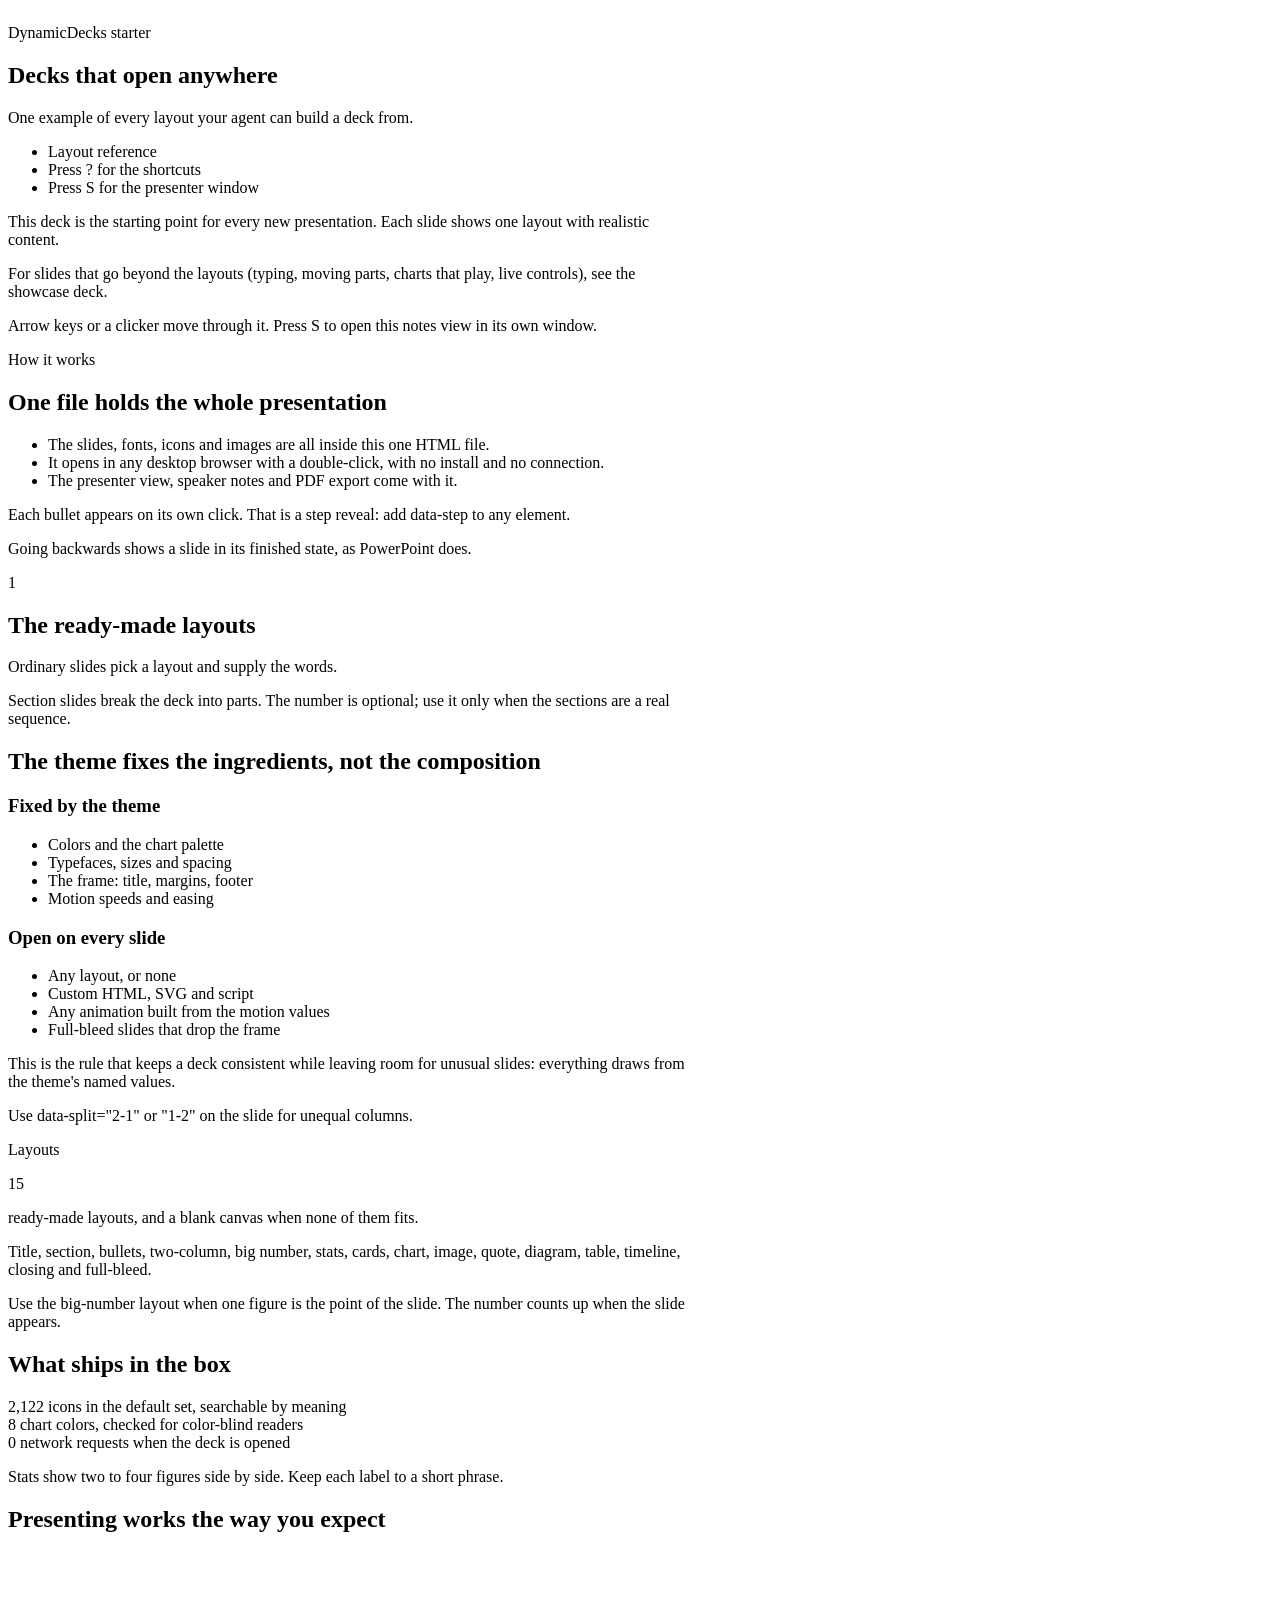
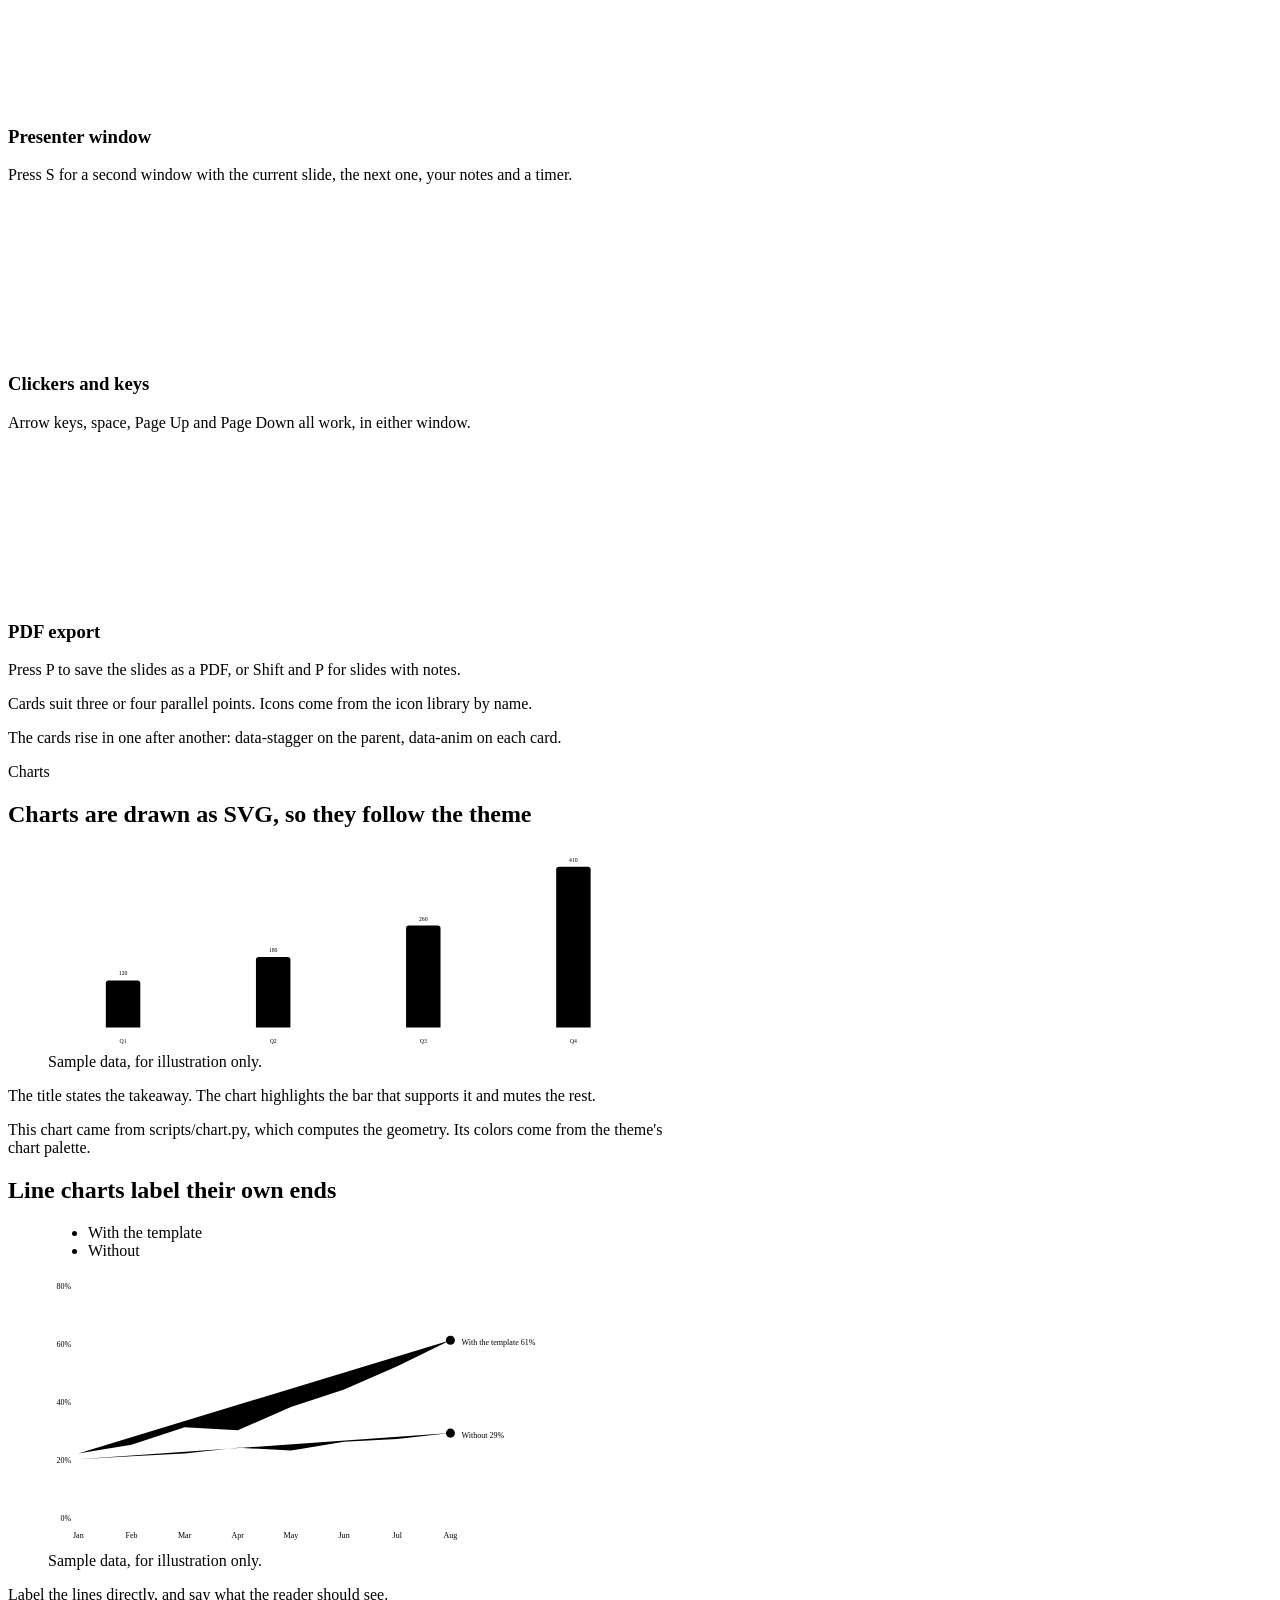
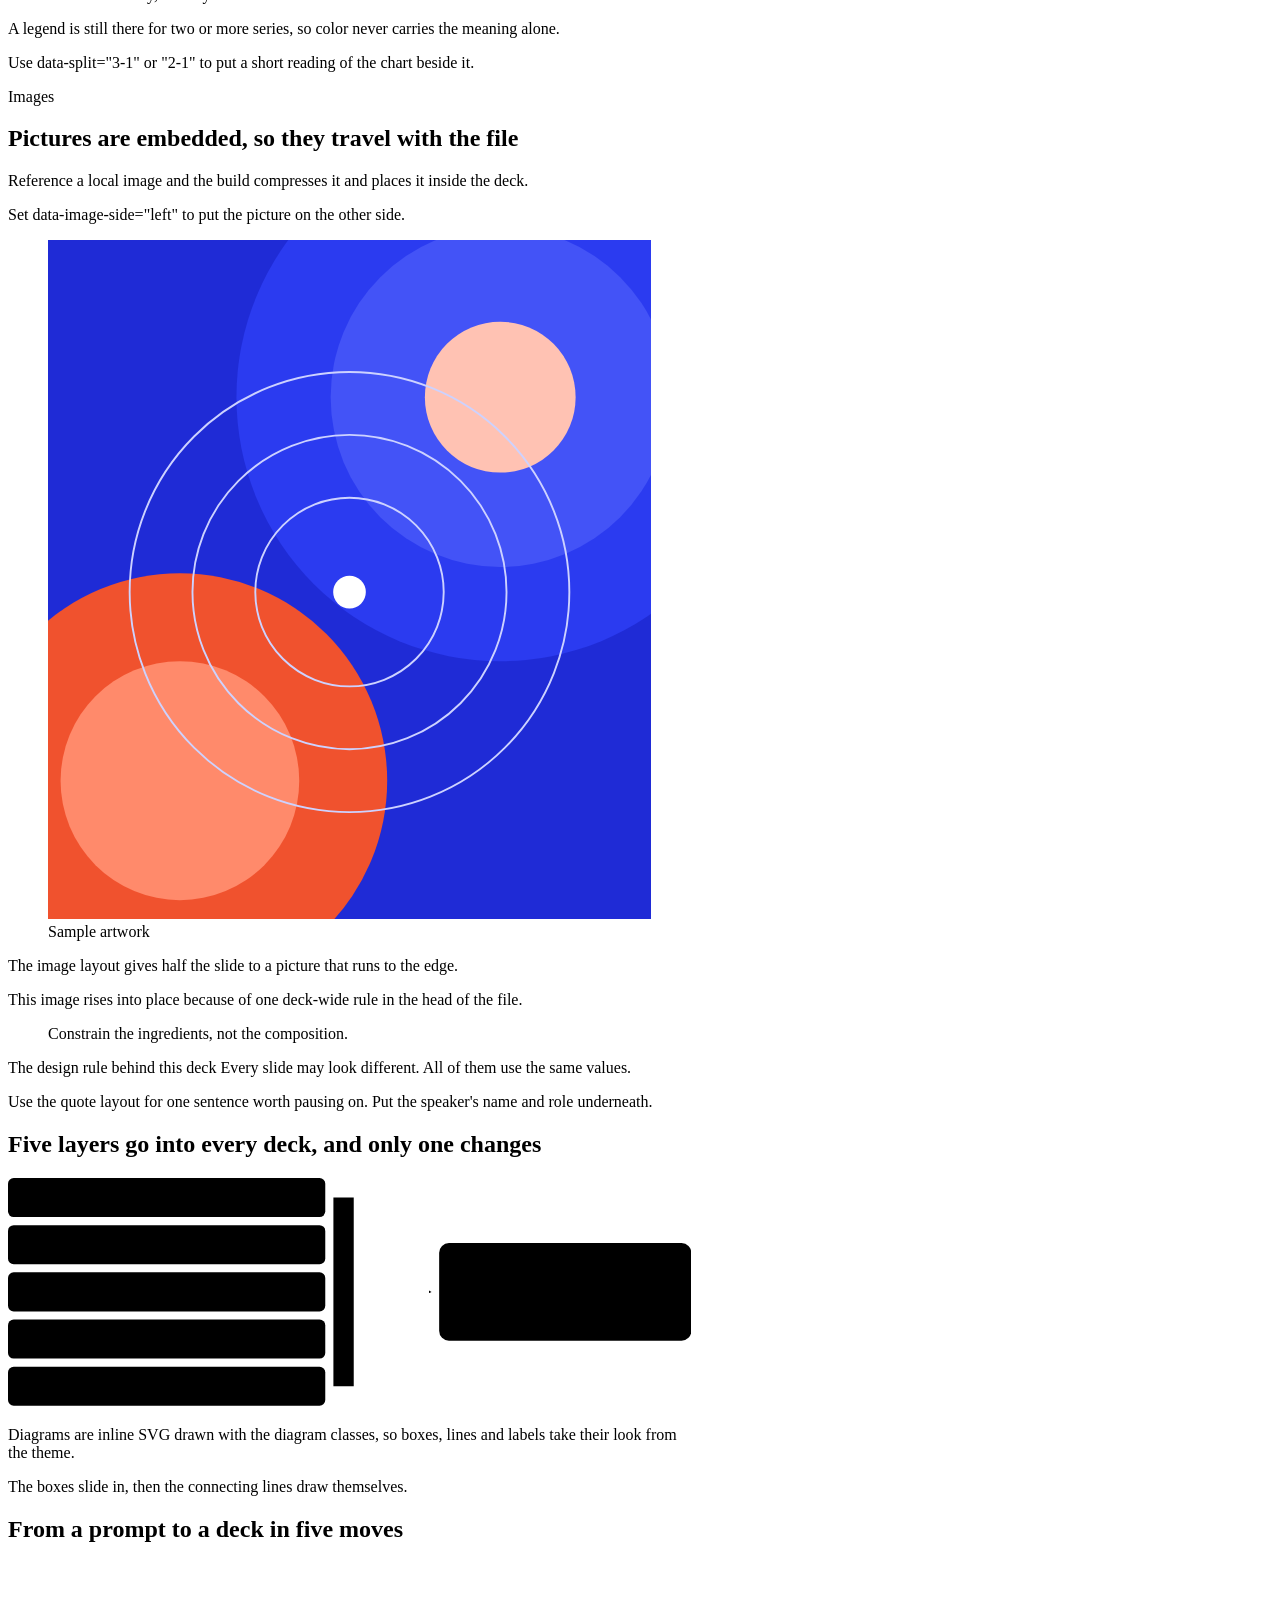
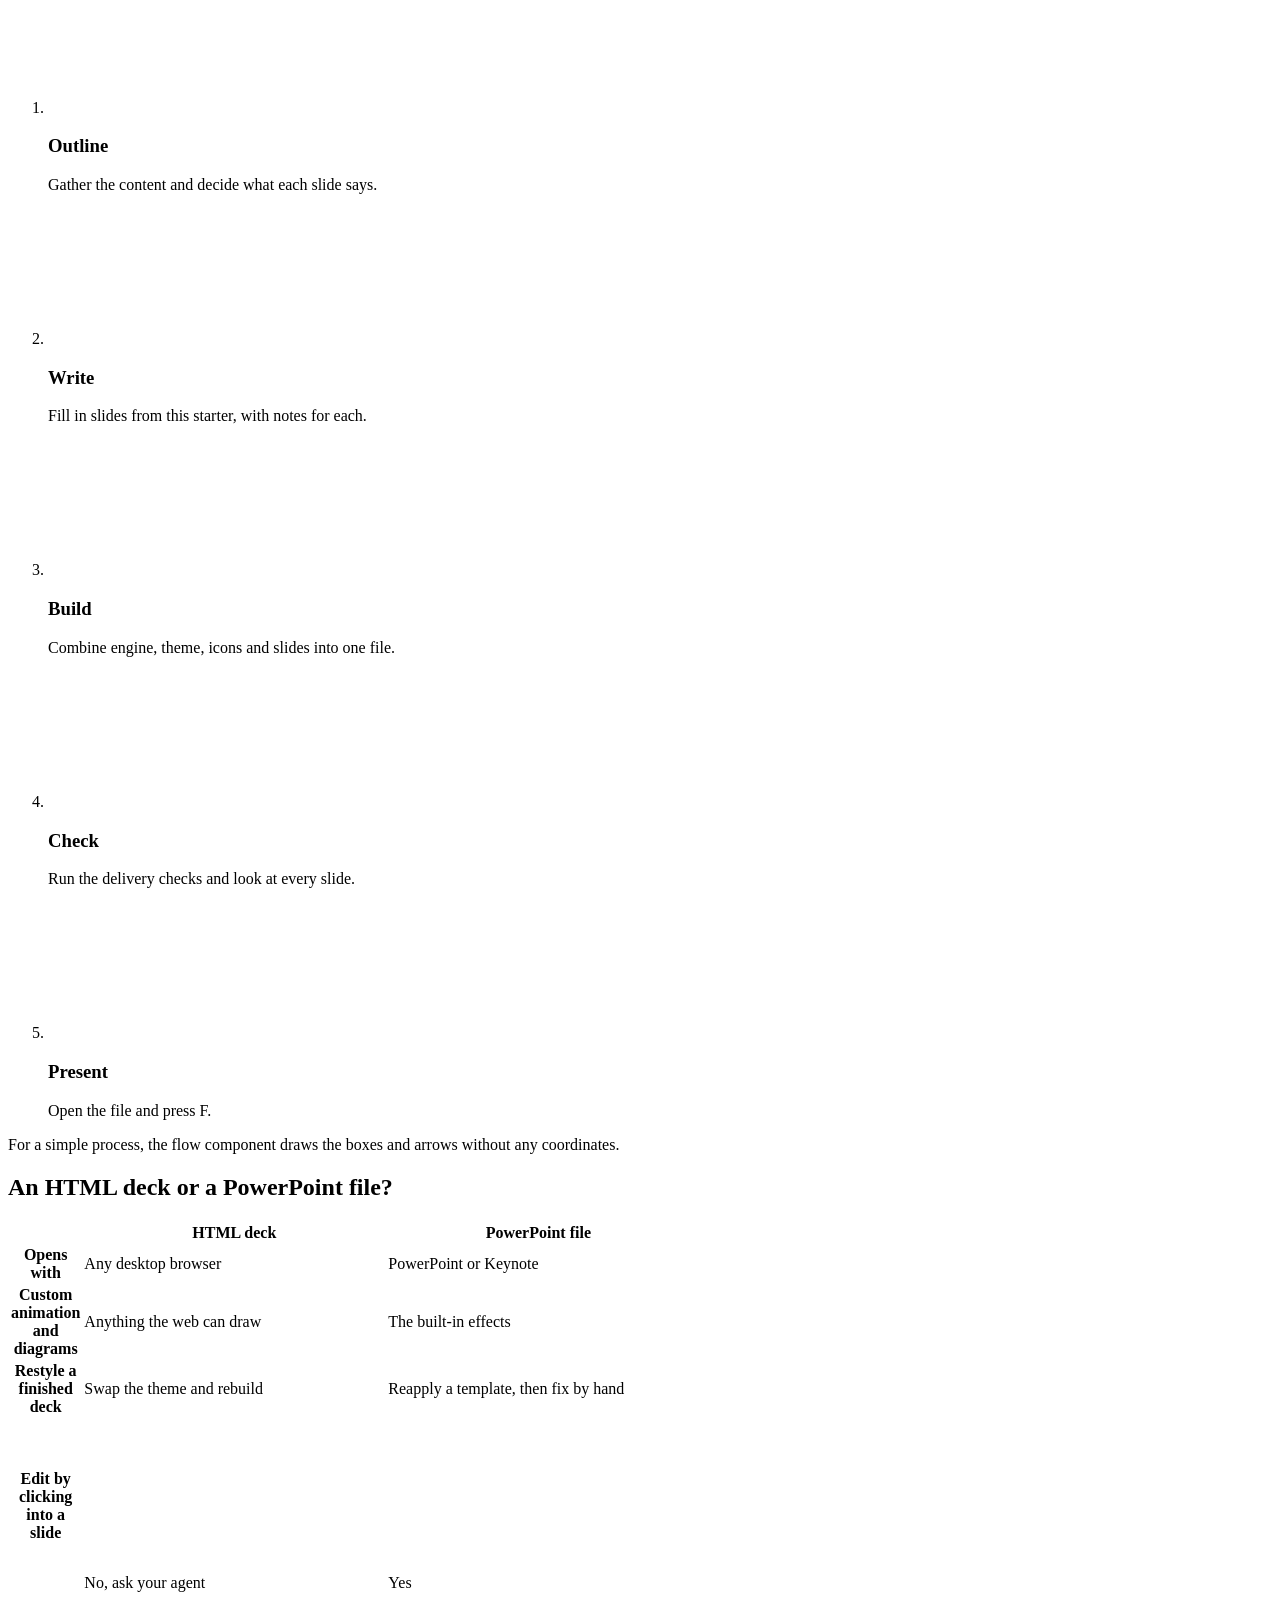
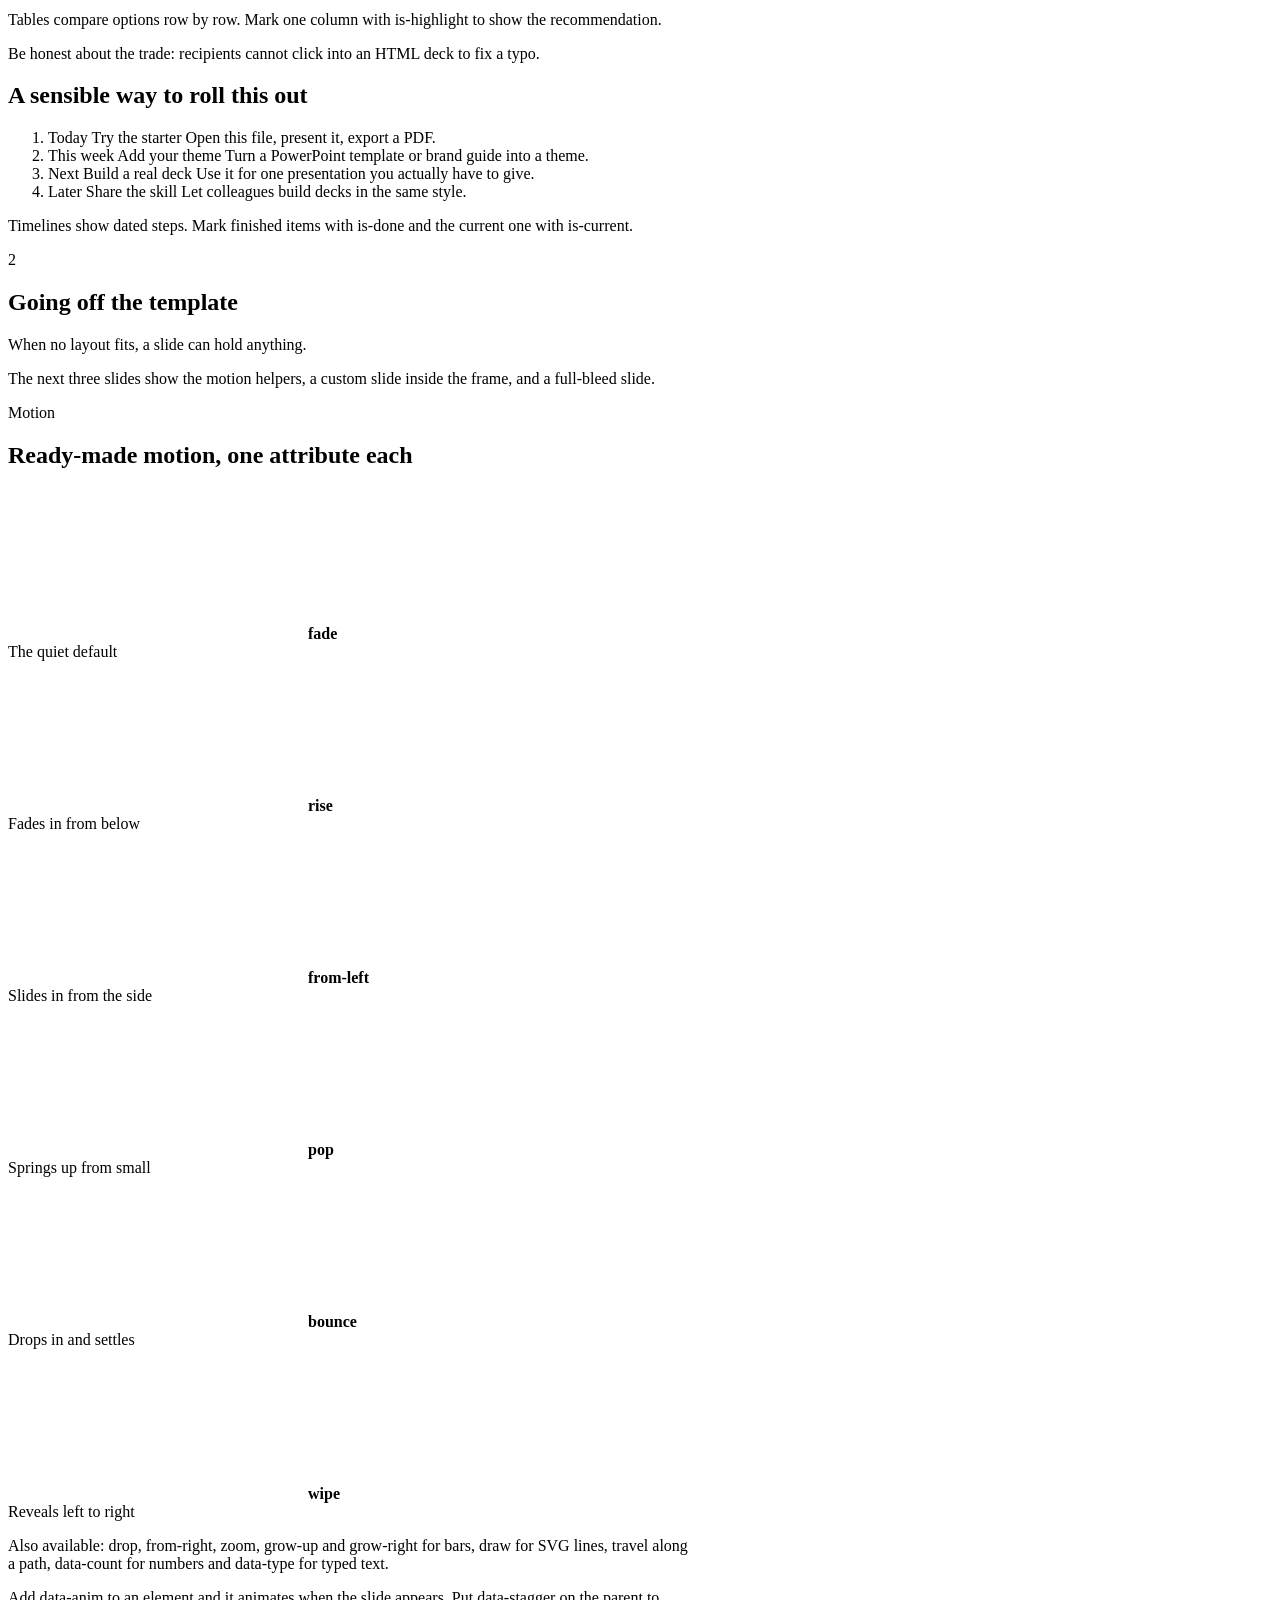
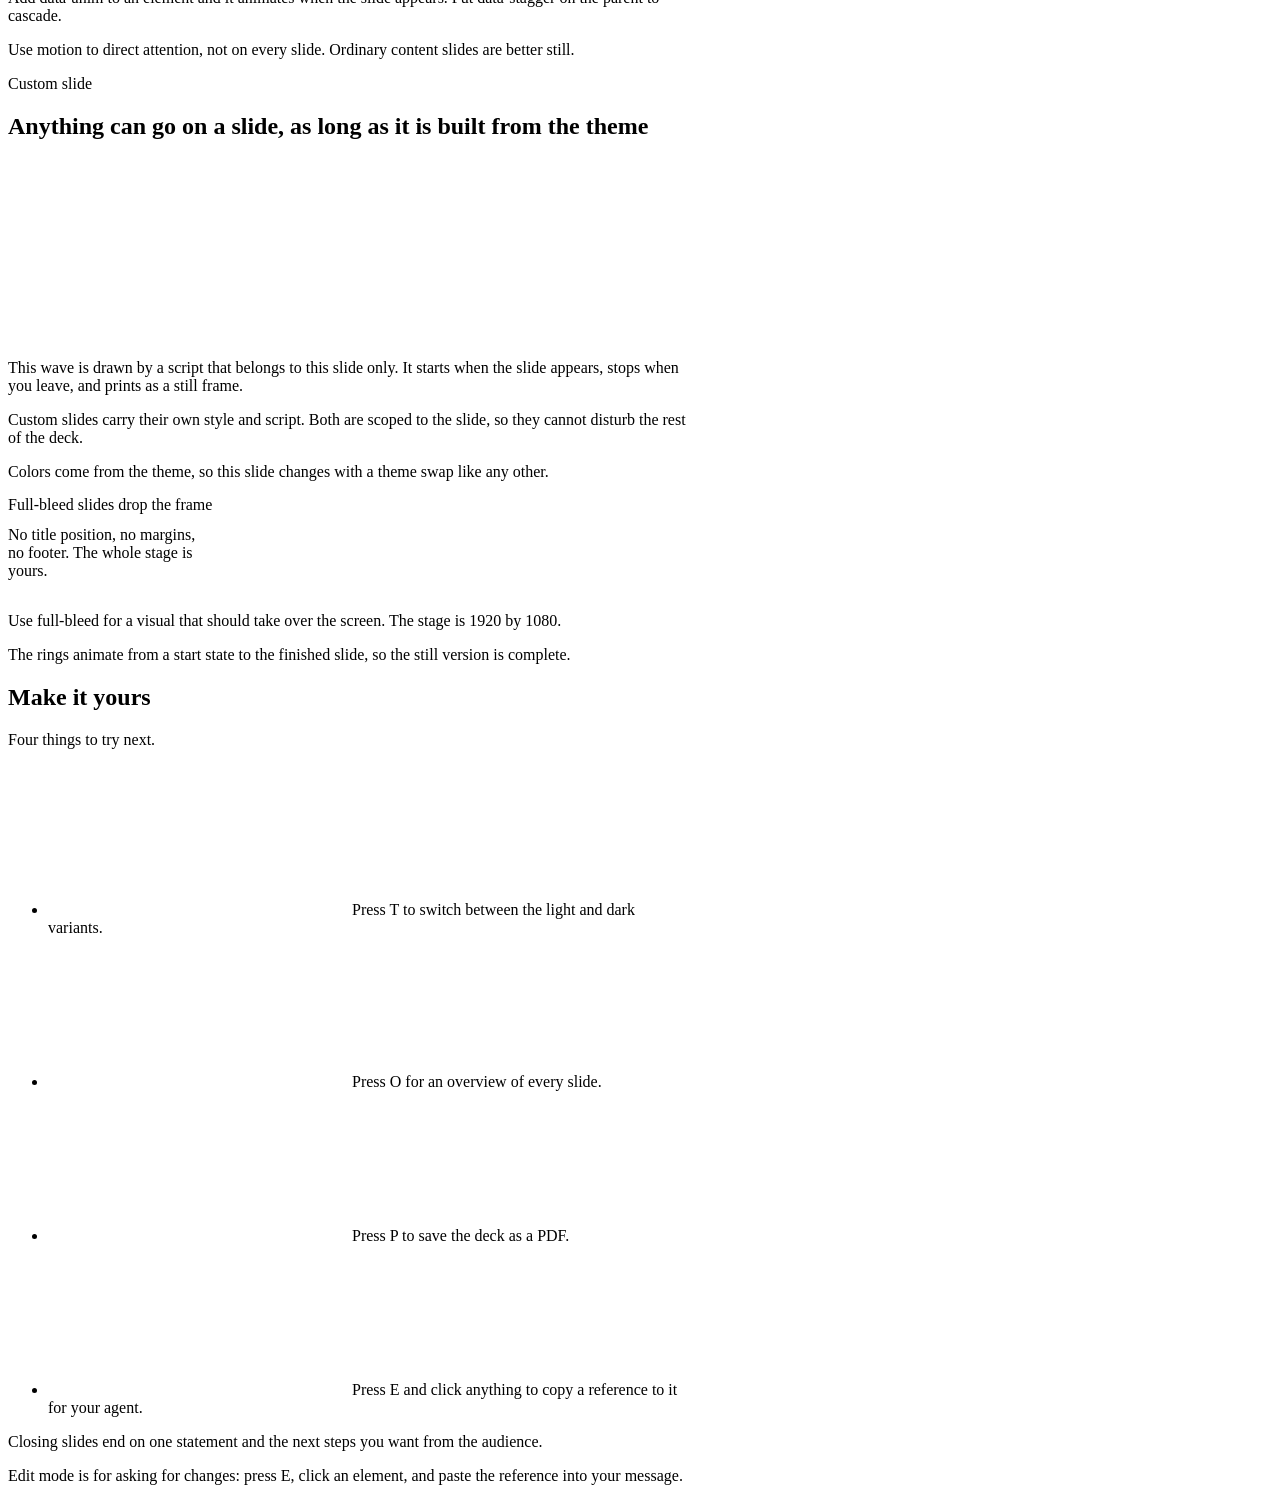
<file: dynamic-decks/template/starter.src.html>
<!doctype html>
<html lang="en">
<head>
<meta charset="utf-8">
<title>DynamicDecks starter</title>
<meta name="deck:footer" content="DynamicDecks starter">
<!-- Optional: <meta name="deck:theme" content="default">  <meta name="deck:variant" content="dark">  <meta name="deck:icons" content="lucide"> -->

<!-- Deck-wide effects go here. One rule reaches every slide. This one makes every image rise into place. -->
<style data-deck>
  .slide.is-entered img { animation: deck-rise var(--dur-slow) var(--ease-out) backwards; }
</style>
</head>
<body>
<main class="deck">

<!-- ======================================================================
     TITLE
     ====================================================================== -->
<section class="slide" data-layout="title">
  <p class="slide-eyebrow">DynamicDecks starter</p>
  <h1 class="slide-title">Decks that open anywhere</h1>
  <p class="slide-subtitle">One example of every layout your agent can build a deck from.</p>
  <ul class="slide-meta">
    <li>Layout reference</li>
    <li>Press ? for the shortcuts</li>
    <li>Press S for the presenter window</li>
  </ul>
  <aside class="notes">
    <p>This deck is the starting point for every new presentation. Each slide shows one layout with realistic content.</p>
    <p>For slides that go beyond the layouts (typing, moving parts, charts that play, live controls), see the showcase deck.</p>
    <p>Arrow keys or a clicker move through it. Press S to open this notes view in its own window.</p>
  </aside>
</section>

<!-- ======================================================================
     BULLETS, with step reveals
     ====================================================================== -->
<section class="slide" data-layout="bullets">
  <p class="slide-eyebrow">How it works</p>
  <h2 class="slide-title">One file holds the whole presentation</h2>
  <div class="slide-body">
    <ul>
      <li data-step>The slides, fonts, icons and images are all inside this one HTML file.</li>
      <li data-step>It opens in any desktop browser with a double-click, with no install and no connection.</li>
      <li data-step>The presenter view, speaker notes and PDF export come with it.</li>
    </ul>
  </div>
  <aside class="notes">
    <p>Each bullet appears on its own click. That is a step reveal: add data-step to any element.</p>
    <p>Going backwards shows a slide in its finished state, as PowerPoint does.</p>
  </aside>
</section>

<!-- ======================================================================
     SECTION
     ====================================================================== -->
<section class="slide" data-layout="section">
  <p class="section-number">1</p>
  <h2 class="slide-title">The ready-made layouts</h2>
  <p class="slide-subtitle">Ordinary slides pick a layout and supply the words.</p>
  <aside class="notes">
    <p>Section slides break the deck into parts. The number is optional; use it only when the sections are a real sequence.</p>
  </aside>
</section>

<!-- ======================================================================
     TWO-COLUMN
     ====================================================================== -->
<section class="slide" data-layout="two-column">
  <h2 class="slide-title">The theme fixes the ingredients, not the composition</h2>
  <div class="slide-body">
    <div class="col">
      <h3>Fixed by the theme</h3>
      <ul>
        <li>Colors and the chart palette</li>
        <li>Typefaces, sizes and spacing</li>
        <li>The frame: title, margins, footer</li>
        <li>Motion speeds and easing</li>
      </ul>
    </div>
    <div class="col">
      <h3>Open on every slide</h3>
      <ul>
        <li>Any layout, or none</li>
        <li>Custom HTML, SVG and script</li>
        <li>Any animation built from the motion values</li>
        <li>Full-bleed slides that drop the frame</li>
      </ul>
    </div>
  </div>
  <aside class="notes">
    <p>This is the rule that keeps a deck consistent while leaving room for unusual slides: everything draws from the theme's named values.</p>
    <p>Use data-split="2-1" or "1-2" on the slide for unequal columns.</p>
  </aside>
</section>

<!-- ======================================================================
     BIG NUMBER
     ====================================================================== -->
<section class="slide" data-layout="big-number">
  <p class="slide-eyebrow">Layouts</p>
  <div class="slide-body">
    <p class="big-number" data-count>15</p>
    <p class="big-number-label">ready-made layouts, and a blank canvas when none of them fits.</p>
    <p class="big-number-context">Title, section, bullets, two-column, big number, stats, cards, chart, image, quote, diagram, table, timeline, closing and full-bleed.</p>
  </div>
  <aside class="notes">
    <p>Use the big-number layout when one figure is the point of the slide. The number counts up when the slide appears.</p>
  </aside>
</section>

<!-- ======================================================================
     STATS
     ====================================================================== -->
<section class="slide" data-layout="stats">
  <h2 class="slide-title">What ships in the box</h2>
  <div class="slide-body">
    <div class="stat">
      <span class="stat-value" data-count>2,122</span>
      <span class="stat-label">icons in the default set, searchable by meaning</span>
    </div>
    <div class="stat">
      <span class="stat-value" data-count>8</span>
      <span class="stat-label">chart colors, checked for color-blind readers</span>
    </div>
    <div class="stat">
      <span class="stat-value">0</span>
      <span class="stat-label">network requests when the deck is opened</span>
    </div>
  </div>
  <aside class="notes">
    <p>Stats show two to four figures side by side. Keep each label to a short phrase.</p>
  </aside>
</section>

<!-- ======================================================================
     CARDS
     ====================================================================== -->
<section class="slide" data-layout="cards">
  <h2 class="slide-title">Presenting works the way you expect</h2>
  <div class="slide-body" data-stagger>
    <article class="card" data-anim="rise">
      <svg class="icon icon--lg" aria-hidden="true"><use href="#icon-presentation"/></svg>
      <h3>Presenter window</h3>
      <p>Press S for a second window with the current slide, the next one, your notes and a timer.</p>
    </article>
    <article class="card" data-anim="rise">
      <svg class="icon icon--lg" aria-hidden="true"><use href="#icon-mouse-pointer-click"/></svg>
      <h3>Clickers and keys</h3>
      <p>Arrow keys, space, Page Up and Page Down all work, in either window.</p>
    </article>
    <article class="card" data-anim="rise">
      <svg class="icon icon--lg" aria-hidden="true"><use href="#icon-printer"/></svg>
      <h3>PDF export</h3>
      <p>Press P to save the slides as a PDF, or Shift and P for slides with notes.</p>
    </article>
  </div>
  <aside class="notes">
    <p>Cards suit three or four parallel points. Icons come from the icon library by name.</p>
    <p>The cards rise in one after another: data-stagger on the parent, data-anim on each card.</p>
  </aside>
</section>

<!-- ======================================================================
     CHART: bar
     ====================================================================== -->
<section class="slide" data-layout="chart">
  <p class="slide-eyebrow">Charts</p>
  <h2 class="slide-title">Charts are drawn as SVG, so they follow the theme</h2>
  <div class="slide-body">
    <figure class="chart-figure" data-kind="bar">
      <svg class="chart" viewBox="0 0 1680 560" role="img" aria-label="Sessions by quarter, sample data">
        <line class="chart-axis" x1="0.0" x2="1672.0" y1="500.0" y2="500.0"/>
        <path class="chart-bar series-1 is-muted" d="M161.0,500.0 V376.9 Q161.0,368.9 169.0,368.9 H249.0 Q257.0,368.9 257.0,376.9 V500.0 Z" data-anim="grow-up" style="--i:0"><title>Q1: 120</title></path>
        <text class="chart-value" x="209.0" y="354.9" text-anchor="middle" data-anim="fade" style="--i:2">120</text>
        <text class="chart-category" x="209.0" y="542.0" text-anchor="middle">Q1</text>
        <path class="chart-bar series-1 is-muted" d="M579.0,500.0 V311.3 Q579.0,303.3 587.0,303.3 H667.0 Q675.0,303.3 675.0,311.3 V500.0 Z" data-anim="grow-up" style="--i:1"><title>Q2: 180</title></path>
        <text class="chart-value" x="627.0" y="289.3" text-anchor="middle" data-anim="fade" style="--i:3">180</text>
        <text class="chart-category" x="627.0" y="542.0" text-anchor="middle">Q2</text>
        <path class="chart-bar series-1 is-muted" d="M997.0,500.0 V223.9 Q997.0,215.9 1005.0,215.9 H1085.0 Q1093.0,215.9 1093.0,223.9 V500.0 Z" data-anim="grow-up" style="--i:2"><title>Q3: 260</title></path>
        <text class="chart-value" x="1045.0" y="201.9" text-anchor="middle" data-anim="fade" style="--i:4">260</text>
        <text class="chart-category" x="1045.0" y="542.0" text-anchor="middle">Q3</text>
        <path class="chart-bar series-1" d="M1415.0,500.0 V60.0 Q1415.0,52.0 1423.0,52.0 H1503.0 Q1511.0,52.0 1511.0,60.0 V500.0 Z" data-anim="grow-up" style="--i:3"><title>Q4: 410</title></path>
        <text class="chart-value" x="1463.0" y="38.0" text-anchor="middle" data-anim="fade" style="--i:5">410</text>
        <text class="chart-category" x="1463.0" y="542.0" text-anchor="middle">Q4</text>
      </svg>
      <figcaption>Sample data, for illustration only.</figcaption>
    </figure>
  </div>
  <aside class="notes">
    <p>The title states the takeaway. The chart highlights the bar that supports it and mutes the rest.</p>
    <p>This chart came from scripts/chart.py, which computes the geometry. Its colors come from the theme's chart palette.</p>
  </aside>
</section>

<!-- ======================================================================
     CHART: line with a side note
     ====================================================================== -->
<section class="slide" data-layout="chart" data-split="3-1">
  <h2 class="slide-title">Line charts label their own ends</h2>
  <div class="slide-body">
    <figure class="chart-figure" data-kind="line">
      <ul class="legend">
        <li class="legend-item series-1"><span class="legend-swatch" data-shape="line"></span>With the template</li>
        <li class="legend-item series-2"><span class="legend-swatch" data-shape="line"></span>Without</li>
      </ul>
      <svg class="chart" viewBox="0 0 1200 540" role="img" aria-label="Two sample series over eight months">
        <line class="chart-axis" x1="60.3" x2="800.4" y1="480.0" y2="480.0"/>
        <text x="46.3" y="488.2" text-anchor="end">0%</text>
        <line class="chart-grid" x1="60.3" x2="800.4" y1="364.5" y2="364.5"/>
        <text x="46.3" y="372.7" text-anchor="end">20%</text>
        <line class="chart-grid" x1="60.3" x2="800.4" y1="249.0" y2="249.0"/>
        <text x="46.3" y="257.2" text-anchor="end">40%</text>
        <line class="chart-grid" x1="60.3" x2="800.4" y1="133.5" y2="133.5"/>
        <text x="46.3" y="141.7" text-anchor="end">60%</text>
        <line class="chart-grid" x1="60.3" x2="800.4" y1="18.0" y2="18.0"/>
        <text x="46.3" y="26.2" text-anchor="end">80%</text>
        <text class="chart-category" x="60.3" y="522.0" text-anchor="middle">Jan</text>
        <text class="chart-category" x="166.0" y="522.0" text-anchor="middle">Feb</text>
        <text class="chart-category" x="271.8" y="522.0" text-anchor="middle">Mar</text>
        <text class="chart-category" x="377.5" y="522.0" text-anchor="middle">Apr</text>
        <text class="chart-category" x="483.2" y="522.0" text-anchor="middle">May</text>
        <text class="chart-category" x="588.9" y="522.0" text-anchor="middle">Jun</text>
        <text class="chart-category" x="694.7" y="522.0" text-anchor="middle">Jul</text>
        <text class="chart-category" x="800.4" y="522.0" text-anchor="middle">Aug</text>
        <path class="chart-line series-1" d="M60.3,352.9 L166.0,335.6 L271.8,301.0 L377.5,306.8 L483.2,260.6 L588.9,225.9 L694.7,179.7 L800.4,127.7" data-anim="draw" style="--i:0"><title>With the template</title></path>
        <circle class="chart-dot series-1" cx="800.4" cy="127.7" r="9" data-anim="pop" style="--i:8"><title>With the template, Aug: 61%</title></circle>
        <path class="chart-line series-2" d="M60.3,364.5 L166.0,358.7 L271.8,352.9 L377.5,341.4 L483.2,347.2 L588.9,329.9 L694.7,324.1 L800.4,312.5" data-anim="draw" style="--i:1"><title>Without</title></path>
        <circle class="chart-dot series-2" cx="800.4" cy="312.5" r="9" data-anim="pop" style="--i:9"><title>Without, Aug: 29%</title></circle>
        <text class="chart-series-label" x="822.4" y="137.9" data-anim="fade" style="--i:9">With the template  61%</text>
        <text class="chart-series-label" x="822.4" y="322.7" data-anim="fade" style="--i:10">Without  29%</text>
      </svg>
      <figcaption>Sample data, for illustration only.</figcaption>
    </figure>
    <div class="chart-notes">
      <p class="lede">Label the lines directly, and say what the reader should see.</p>
      <p class="text-muted">A legend is still there for two or more series, so color never carries the meaning alone.</p>
    </div>
  </div>
  <aside class="notes">
    <p>Use data-split="3-1" or "2-1" to put a short reading of the chart beside it.</p>
  </aside>
</section>

<!-- ======================================================================
     IMAGE
     ====================================================================== -->
<section class="slide" data-layout="image">
  <p class="slide-eyebrow">Images</p>
  <h2 class="slide-title">Pictures are embedded, so they travel with the file</h2>
  <div class="slide-body">
    <p>Reference a local image and the build compresses it and places it inside the deck.</p>
    <p class="text-muted">Set data-image-side="left" to put the picture on the other side.</p>
  </div>
  <figure class="slide-image">
    <img src="assets/sample-image.svg" alt="Abstract composition of overlapping circles">
    <figcaption>Sample artwork</figcaption>
  </figure>
  <aside class="notes">
    <p>The image layout gives half the slide to a picture that runs to the edge.</p>
    <p>This image rises into place because of one deck-wide rule in the head of the file.</p>
  </aside>
</section>

<!-- ======================================================================
     QUOTE
     ====================================================================== -->
<section class="slide" data-layout="quote">
  <div class="slide-body">
    <blockquote class="quote">Constrain the ingredients, not the composition.</blockquote>
    <p class="quote-by">The design rule behind this deck
      <span class="quote-role">Every slide may look different. All of them use the same values.</span>
    </p>
  </div>
  <aside class="notes">
    <p>Use the quote layout for one sentence worth pausing on. Put the speaker's name and role underneath.</p>
  </aside>
</section>

<!-- ======================================================================
     DIAGRAM: inline SVG
     ====================================================================== -->
<section class="slide" data-layout="diagram" id="layers">
  <h2 class="slide-title">Five layers go into every deck, and only one changes</h2>
  <div class="slide-body">
    <svg class="diagram" viewBox="0 0 1680 560" role="img" aria-label="Engine, theme, icons and layouts stay fixed; content changes per deck; all five are combined into one HTML file">
      <defs>
        <marker id="layers-arrow" viewBox="0 0 10 10" refX="8" refY="5" markerWidth="7" markerHeight="7" orient="auto-start-reverse">
          <path class="arrowhead" d="M0,0 L10,5 L0,10 Z"/>
        </marker>
      </defs>
      <g data-stagger>
        <g data-anim="from-left">
          <rect class="node" x="0" y="0" width="780" height="96" rx="14"/>
          <text class="label label--title" x="32" y="42">Engine</text>
          <text class="label label--muted" x="32" y="80">Navigation, notes, presenter view, print</text>
        </g>
        <g data-anim="from-left">
          <rect class="node" x="0" y="116" width="780" height="96" rx="14"/>
          <text class="label label--title" x="32" y="158">Theme</text>
          <text class="label label--muted" x="32" y="196">Colors, type, spacing, motion, logo</text>
        </g>
        <g data-anim="from-left">
          <rect class="node" x="0" y="232" width="780" height="96" rx="14"/>
          <text class="label label--title" x="32" y="274">Icons</text>
          <text class="label label--muted" x="32" y="312">Only the icons the deck uses</text>
        </g>
        <g data-anim="from-left">
          <rect class="node" x="0" y="348" width="780" height="96" rx="14"/>
          <text class="label label--title" x="32" y="390">Layouts</text>
          <text class="label label--muted" x="32" y="428">Ready-made slide types</text>
        </g>
        <g data-anim="from-left">
          <rect class="node node--soft" x="0" y="464" width="780" height="96" rx="14"/>
          <text class="label label--title" x="32" y="506">Content</text>
          <text class="label label--muted" x="32" y="544">The slides: the only layer that changes</text>
        </g>
      </g>
      <path class="edge" d="M800,48 H850 V512 H800" data-anim="draw"/>
      <path class="edge" d="M850,280 H1040" marker-end="url(#layers-arrow)" data-anim="draw"/>
      <g data-anim="pop" style="--i:6">
        <rect class="node node--accent" x="1060" y="160" width="620" height="240" rx="24"/>
        <text class="label label--title label--large label--on-accent" x="1108" y="268">deck.html</text>
        <text class="label label--on-accent" x="1108" y="330">Opens in any browser, offline</text>
      </g>
    </svg>
  </div>
  <aside class="notes">
    <p>Diagrams are inline SVG drawn with the diagram classes, so boxes, lines and labels take their look from the theme.</p>
    <p>The boxes slide in, then the connecting lines draw themselves.</p>
  </aside>
</section>

<!-- ======================================================================
     DIAGRAM: process row, no coordinates needed
     ====================================================================== -->
<section class="slide" data-layout="diagram">
  <h2 class="slide-title">From a prompt to a deck in five moves</h2>
  <div class="slide-body">
    <ol class="flow">
      <li class="flow-step">
        <svg class="icon" aria-hidden="true"><use href="#icon-list-tree"/></svg>
        <h3>Outline</h3>
        Gather the content and decide what each slide says.
      </li>
      <li class="flow-step">
        <svg class="icon" aria-hidden="true"><use href="#icon-pen-line"/></svg>
        <h3>Write</h3>
        Fill in slides from this starter, with notes for each.
      </li>
      <li class="flow-step">
        <svg class="icon" aria-hidden="true"><use href="#icon-package"/></svg>
        <h3>Build</h3>
        Combine engine, theme, icons and slides into one file.
      </li>
      <li class="flow-step">
        <svg class="icon" aria-hidden="true"><use href="#icon-list-checks"/></svg>
        <h3>Check</h3>
        Run the delivery checks and look at every slide.
      </li>
      <li class="flow-step is-accent">
        <svg class="icon" aria-hidden="true"><use href="#icon-play"/></svg>
        <h3>Present</h3>
        Open the file and press F.
      </li>
    </ol>
  </div>
  <aside class="notes">
    <p>For a simple process, the flow component draws the boxes and arrows without any coordinates.</p>
  </aside>
</section>

<!-- ======================================================================
     TABLE
     ====================================================================== -->
<section class="slide" data-layout="table">
  <h2 class="slide-title">An HTML deck or a PowerPoint file?</h2>
  <div class="slide-body">
    <table class="table">
      <thead>
        <tr><th></th><th class="is-highlight">HTML deck</th><th>PowerPoint file</th></tr>
      </thead>
      <tbody>
        <tr>
          <th>Opens with</th>
          <td class="is-highlight">Any desktop browser</td>
          <td>PowerPoint or Keynote</td>
        </tr>
        <tr>
          <th>Custom animation and diagrams</th>
          <td class="is-highlight">Anything the web can draw</td>
          <td>The built-in effects</td>
        </tr>
        <tr>
          <th>Restyle a finished deck</th>
          <td class="is-highlight">Swap the theme and rebuild</td>
          <td>Reapply a template, then fix by hand</td>
        </tr>
        <tr>
          <th>Edit by clicking into a slide</th>
          <td class="is-highlight"><svg class="icon icon--sm icon--negative" aria-hidden="true"><use href="#icon-x"/></svg> No, ask your agent</td>
          <td><svg class="icon icon--sm icon--positive" aria-hidden="true"><use href="#icon-check"/></svg> Yes</td>
        </tr>
      </tbody>
    </table>
  </div>
  <aside class="notes">
    <p>Tables compare options row by row. Mark one column with is-highlight to show the recommendation.</p>
    <p>Be honest about the trade: recipients cannot click into an HTML deck to fix a typo.</p>
  </aside>
</section>

<!-- ======================================================================
     TIMELINE
     ====================================================================== -->
<section class="slide" data-layout="timeline">
  <h2 class="slide-title">A sensible way to roll this out</h2>
  <div class="slide-body">
    <ol class="timeline">
      <li class="timeline-item is-done">
        <span class="timeline-date">Today</span>
        <span class="timeline-title">Try the starter</span>
        <span class="timeline-text">Open this file, present it, export a PDF.</span>
      </li>
      <li class="timeline-item is-current">
        <span class="timeline-date">This week</span>
        <span class="timeline-title">Add your theme</span>
        <span class="timeline-text">Turn a PowerPoint template or brand guide into a theme.</span>
      </li>
      <li class="timeline-item">
        <span class="timeline-date">Next</span>
        <span class="timeline-title">Build a real deck</span>
        <span class="timeline-text">Use it for one presentation you actually have to give.</span>
      </li>
      <li class="timeline-item">
        <span class="timeline-date">Later</span>
        <span class="timeline-title">Share the skill</span>
        <span class="timeline-text">Let colleagues build decks in the same style.</span>
      </li>
    </ol>
  </div>
  <aside class="notes">
    <p>Timelines show dated steps. Mark finished items with is-done and the current one with is-current.</p>
  </aside>
</section>

<!-- ======================================================================
     SECTION
     ====================================================================== -->
<section class="slide" data-layout="section">
  <p class="section-number">2</p>
  <h2 class="slide-title">Going off the template</h2>
  <p class="slide-subtitle">When no layout fits, a slide can hold anything.</p>
  <aside class="notes">
    <p>The next three slides show the motion helpers, a custom slide inside the frame, and a full-bleed slide.</p>
  </aside>
</section>

<!-- ======================================================================
     MOTION HELPERS
     ====================================================================== -->
<section class="slide">
  <p class="slide-eyebrow">Motion</p>
  <h2 class="slide-title">Ready-made motion, one attribute each</h2>
  <div class="slide-body">
    <div class="grid-3" data-stagger>
      <div class="panel row" data-anim="fade"><svg class="icon icon--accent" aria-hidden="true"><use href="#icon-eye"/></svg><span><strong>fade</strong><br><span class="text-muted text-sm">The quiet default</span></span></div>
      <div class="panel row" data-anim="rise"><svg class="icon icon--accent" aria-hidden="true"><use href="#icon-arrow-up"/></svg><span><strong>rise</strong><br><span class="text-muted text-sm">Fades in from below</span></span></div>
      <div class="panel row" data-anim="from-left"><svg class="icon icon--accent" aria-hidden="true"><use href="#icon-arrow-right"/></svg><span><strong>from-left</strong><br><span class="text-muted text-sm">Slides in from the side</span></span></div>
      <div class="panel row" data-anim="pop"><svg class="icon icon--accent" aria-hidden="true"><use href="#icon-sparkles"/></svg><span><strong>pop</strong><br><span class="text-muted text-sm">Springs up from small</span></span></div>
      <div class="panel row" data-anim="bounce"><svg class="icon icon--accent" aria-hidden="true"><use href="#icon-circle-arrow-down"/></svg><span><strong>bounce</strong><br><span class="text-muted text-sm">Drops in and settles</span></span></div>
      <div class="panel row" data-anim="wipe"><svg class="icon icon--accent" aria-hidden="true"><use href="#icon-panel-left-open"/></svg><span><strong>wipe</strong><br><span class="text-muted text-sm">Reveals left to right</span></span></div>
    </div>
    <p class="text-muted push-down">Also available: drop, from-right, zoom, grow-up and grow-right for bars, draw for SVG lines, travel along a path, data-count for numbers and data-type for typed text.</p>
  </div>
  <aside class="notes">
    <p>Add data-anim to an element and it animates when the slide appears. Put data-stagger on the parent to cascade.</p>
    <p>Use motion to direct attention, not on every slide. Ordinary content slides are better still.</p>
  </aside>
</section>

<!-- ======================================================================
     CUSTOM SLIDE inside the frame: scoped CSS and script
     ====================================================================== -->
<section class="slide" id="custom-wave">
  <p class="slide-eyebrow">Custom slide</p>
  <h2 class="slide-title">Anything can go on a slide, as long as it is built from the theme</h2>
  <div class="slide-body">
    <svg class="wave" viewBox="0 0 1680 440" role="img" aria-label="A row of rounded bars forming a moving wave"></svg>
    <p class="text-muted">This wave is drawn by a script that belongs to this slide only. It starts when the slide appears, stops when you leave, and prints as a still frame.</p>
  </div>
  <aside class="notes">
    <p>Custom slides carry their own style and script. Both are scoped to the slide, so they cannot disturb the rest of the deck.</p>
    <p>Colors come from the theme, so this slide changes with a theme swap like any other.</p>
  </aside>
  <style data-slide-scope>
    .wave { flex: 1 1 auto; min-height: 0; width: 100%; }
    .wave rect { fill: var(--color-accent); }
    .wave rect:nth-child(4n + 1) { fill: var(--color-accent-2); }
  </style>
  <script data-slide-scope>
    const svg = slide.querySelector('.wave');
    const COUNT = 56, W = 1680, H = 440, BAR = 16;
    const bars = [];
    for (let i = 0; i < COUNT; i++) {
      const r = document.createElementNS('http://www.w3.org/2000/svg', 'rect');
      r.setAttribute('x', (i * W / COUNT + (W / COUNT - BAR) / 2).toFixed(1));
      r.setAttribute('width', BAR);
      r.setAttribute('rx', BAR / 2);
      svg.appendChild(r);
      bars.push(r);
    }
    // phase 0 is the finished frame: what print, previews and the overview show
    function draw(phase) {
      bars.forEach((r, i) => {
        const h = 70 + 150 * (1 + Math.sin(i * 0.32 + phase)) + 30 * Math.sin(i * 0.11 - phase * 0.5);
        r.setAttribute('height', h.toFixed(1));
        r.setAttribute('y', ((H - h) / 2).toFixed(1));
      });
    }
    draw(0);
    slide.addEventListener('deck:enter', () => {
      const beat = deck.ms('--dur-slow');
      deck.loop(slide, (elapsed) => draw(elapsed / beat));
    });
    slide.addEventListener('deck:rest', () => draw(0));
  </script>
</section>

<!-- ======================================================================
     FULL-BLEED: no frame, CSS-only animation
     ====================================================================== -->
<section class="slide" data-layout="full-bleed" data-tone="inverse" id="full-bleed-demo">
  <div class="bleed-copy">
    <h2>Full-bleed slides drop the frame</h2>
    <p>No title position, no margins, no footer. The whole stage is yours.</p>
  </div>
  <div class="rings" aria-hidden="true"><span></span><span></span><span></span><span></span><span></span></div>
  <aside class="notes">
    <p>Use full-bleed for a visual that should take over the screen. The stage is 1920 by 1080.</p>
    <p>The rings animate from a start state to the finished slide, so the still version is complete.</p>
  </aside>
  <style data-slide-scope>
    & { display: grid; grid-template-columns: 1fr 1fr; align-items: center; padding-left: var(--frame-x); }
    .bleed-copy h2 {
      font-family: var(--font-display);
      font-size: var(--text-2xl);
      font-weight: var(--weight-bold);
      line-height: 1;
      letter-spacing: var(--tracking-tight);
    }
    .bleed-copy p { margin-top: var(--space-5); max-width: 24ch; font-size: var(--text-lg); line-height: var(--leading-snug); color: var(--color-text-muted); }
    .rings { display: grid; place-items: center; height: 100%; }
    .rings span {
      grid-area: 1 / 1;
      width: calc(var(--space-8) * var(--k));
      aspect-ratio: 1;
      border-radius: 50%;
      border: var(--stroke-thin) solid var(--color-border);
    }
    .rings span:nth-child(1) { --k: 1.6; border: 0; background: var(--color-accent); }
    .rings span:nth-child(2) { --k: 3.4; }
    .rings span:nth-child(3) { --k: 5.4; }
    .rings span:nth-child(4) { --k: 7.6; }
    .rings span:nth-child(5) { --k: 10; }
    &.is-entered .rings span {
      animation: fullbleed-ring var(--dur-slow) var(--ease-out) backwards;
      animation-delay: calc(var(--k) * var(--stagger));
    }
    @keyframes fullbleed-ring { from { transform: scale(0.3); opacity: 0; } }
    &.is-entered .bleed-copy { animation: deck-from-left var(--dur-slow) var(--ease-out) backwards; }
  </style>
</section>

<!-- ======================================================================
     CLOSING
     ====================================================================== -->
<section class="slide" data-layout="closing">
  <h2 class="slide-title">Make it yours</h2>
  <p class="slide-subtitle">Four things to try next.</p>
  <div class="slide-body">
    <ul class="next-steps" data-stagger>
      <li data-anim="from-left"><svg class="icon" aria-hidden="true"><use href="#icon-palette"/></svg> Press T to switch between the light and dark variants.</li>
      <li data-anim="from-left"><svg class="icon" aria-hidden="true"><use href="#icon-layout-grid"/></svg> Press O for an overview of every slide.</li>
      <li data-anim="from-left"><svg class="icon" aria-hidden="true"><use href="#icon-file-down"/></svg> Press P to save the deck as a PDF.</li>
      <li data-anim="from-left"><svg class="icon" aria-hidden="true"><use href="#icon-mouse-pointer-click"/></svg> Press E and click anything to copy a reference to it for your agent.</li>
    </ul>
  </div>
  <aside class="notes">
    <p>Closing slides end on one statement and the next steps you want from the audience.</p>
    <p>Edit mode is for asking for changes: press E, click an element, and paste the reference into your message.</p>
  </aside>
</section>

</main>
</body>
</html>
</file>
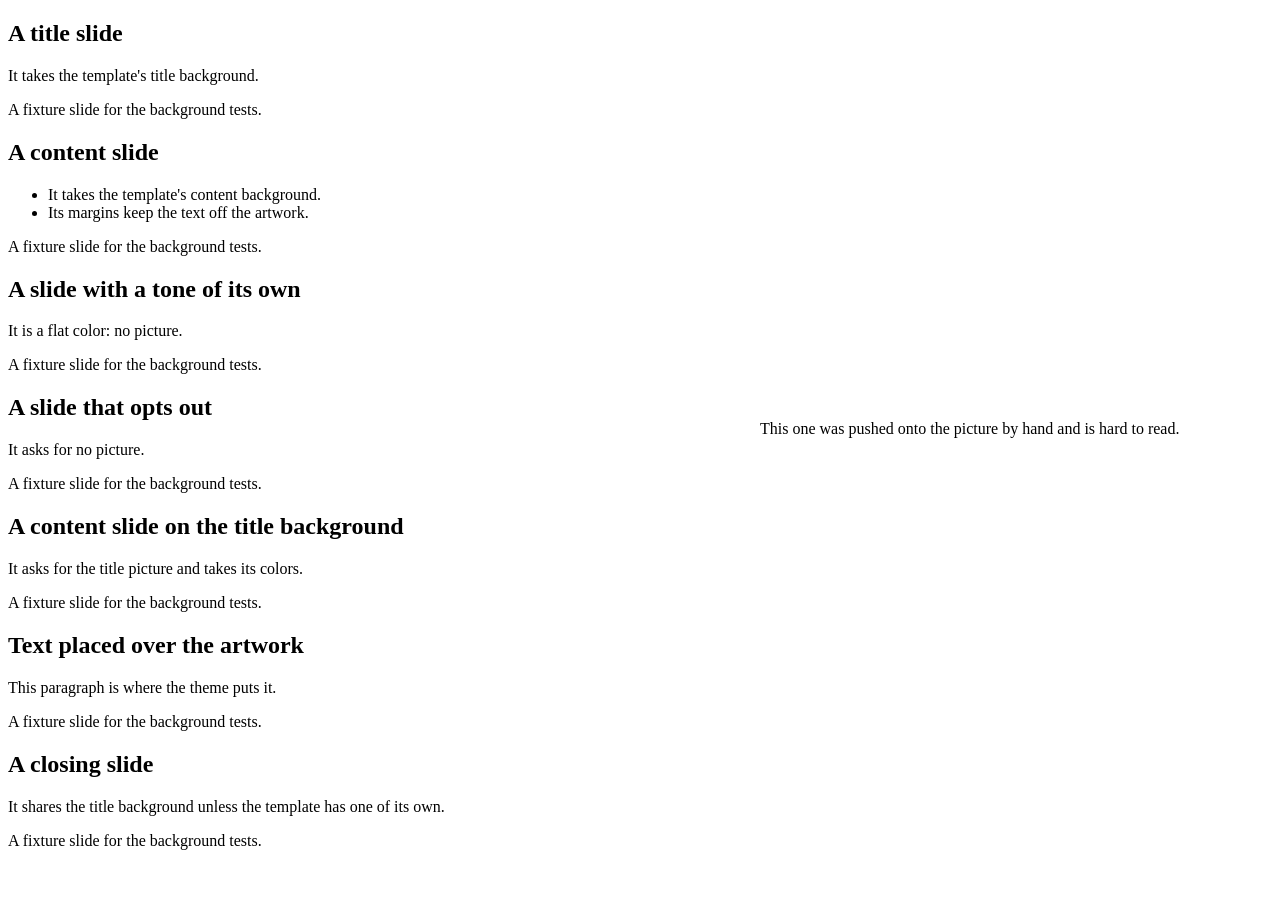
<file: tests/fixtures/backgrounds.src.html>
<!doctype html>
<html lang="en">
<head>
<meta charset="utf-8">
<title>Backgrounds fixture</title>
<meta name="deck:footer" content="Backgrounds fixture">
</head>
<body>
<main class="deck">

<section class="slide" data-layout="title" id="s-title">
  <h1 class="slide-title">A title slide</h1>
  <p class="slide-subtitle">It takes the template's title background.</p>
  <aside class="notes"><p>A fixture slide for the background tests.</p></aside>
</section>

<section class="slide" data-layout="bullets" id="s-content">
  <h2 class="slide-title">A content slide</h2>
  <div class="slide-body">
    <ul>
      <li>It takes the template's content background.</li>
      <li>Its margins keep the text off the artwork.</li>
    </ul>
  </div>
  <aside class="notes"><p>A fixture slide for the background tests.</p></aside>
</section>

<section class="slide" data-layout="bullets" data-tone="inverse" id="s-tone">
  <h2 class="slide-title">A slide with a tone of its own</h2>
  <div class="slide-body"><p>It is a flat color: no picture.</p></div>
  <aside class="notes"><p>A fixture slide for the background tests.</p></aside>
</section>

<section class="slide" data-layout="bullets" data-bg="none" id="s-none">
  <h2 class="slide-title">A slide that opts out</h2>
  <div class="slide-body"><p>It asks for no picture.</p></div>
  <aside class="notes"><p>A fixture slide for the background tests.</p></aside>
</section>

<section class="slide" data-layout="bullets" data-bg="title" id="s-optin">
  <h2 class="slide-title">A content slide on the title background</h2>
  <div class="slide-body"><p>It asks for the title picture and takes its colors.</p></div>
  <aside class="notes"><p>A fixture slide for the background tests.</p></aside>
</section>

<section class="slide" data-layout="bullets" id="s-over">
  <h2 class="slide-title">Text placed over the artwork</h2>
  <div class="slide-body">
    <p>This paragraph is where the theme puts it.</p>
    <p class="over">This one was pushed onto the picture by hand and is hard to read.</p>
  </div>
  <style data-slide-scope>
    .over { position: absolute; right: 40px; top: 420px; width: 480px; max-width: none; margin: 0; }
  </style>
  <aside class="notes"><p>A fixture slide for the background tests.</p></aside>
</section>

<section class="slide" data-layout="closing" id="s-closing">
  <h2 class="slide-title">A closing slide</h2>
  <p class="slide-subtitle">It shares the title background unless the template has one of its own.</p>
  <aside class="notes"><p>A fixture slide for the background tests.</p></aside>
</section>

</main>
</body>
</html>
</file>
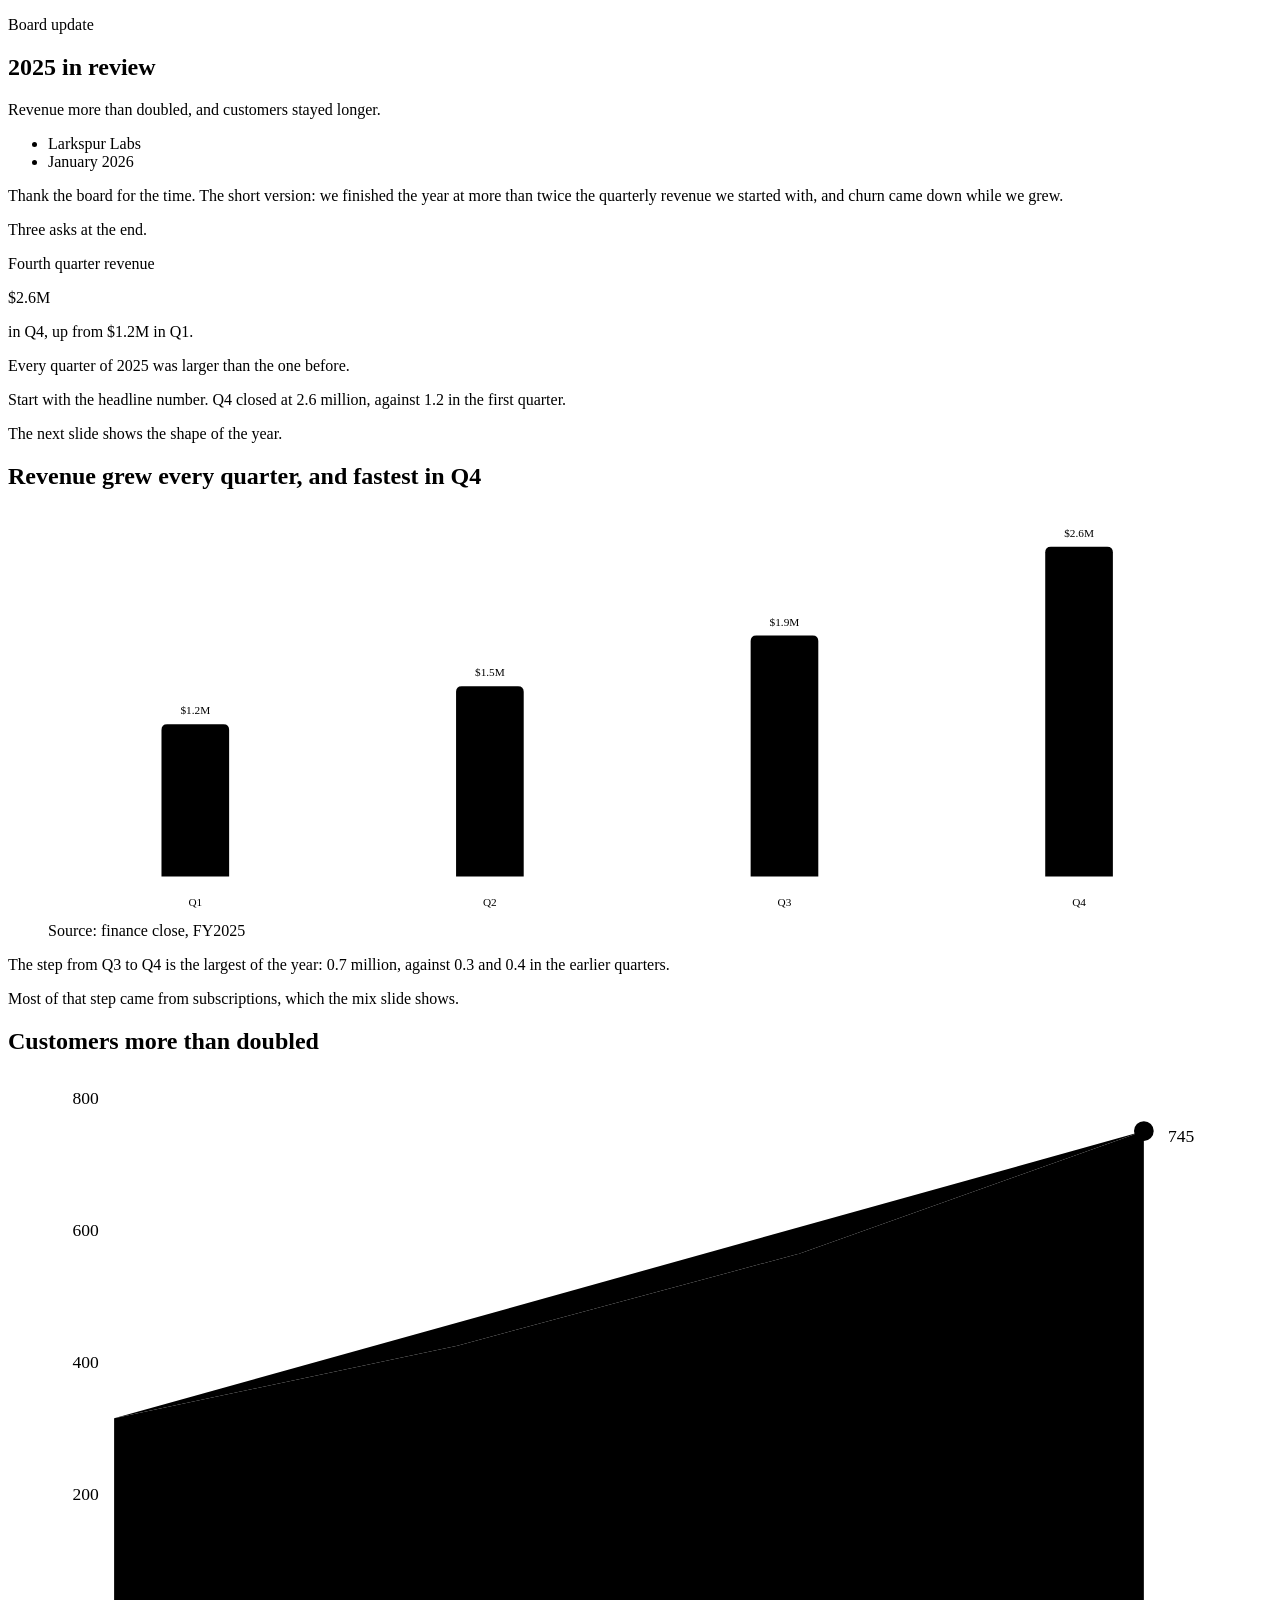
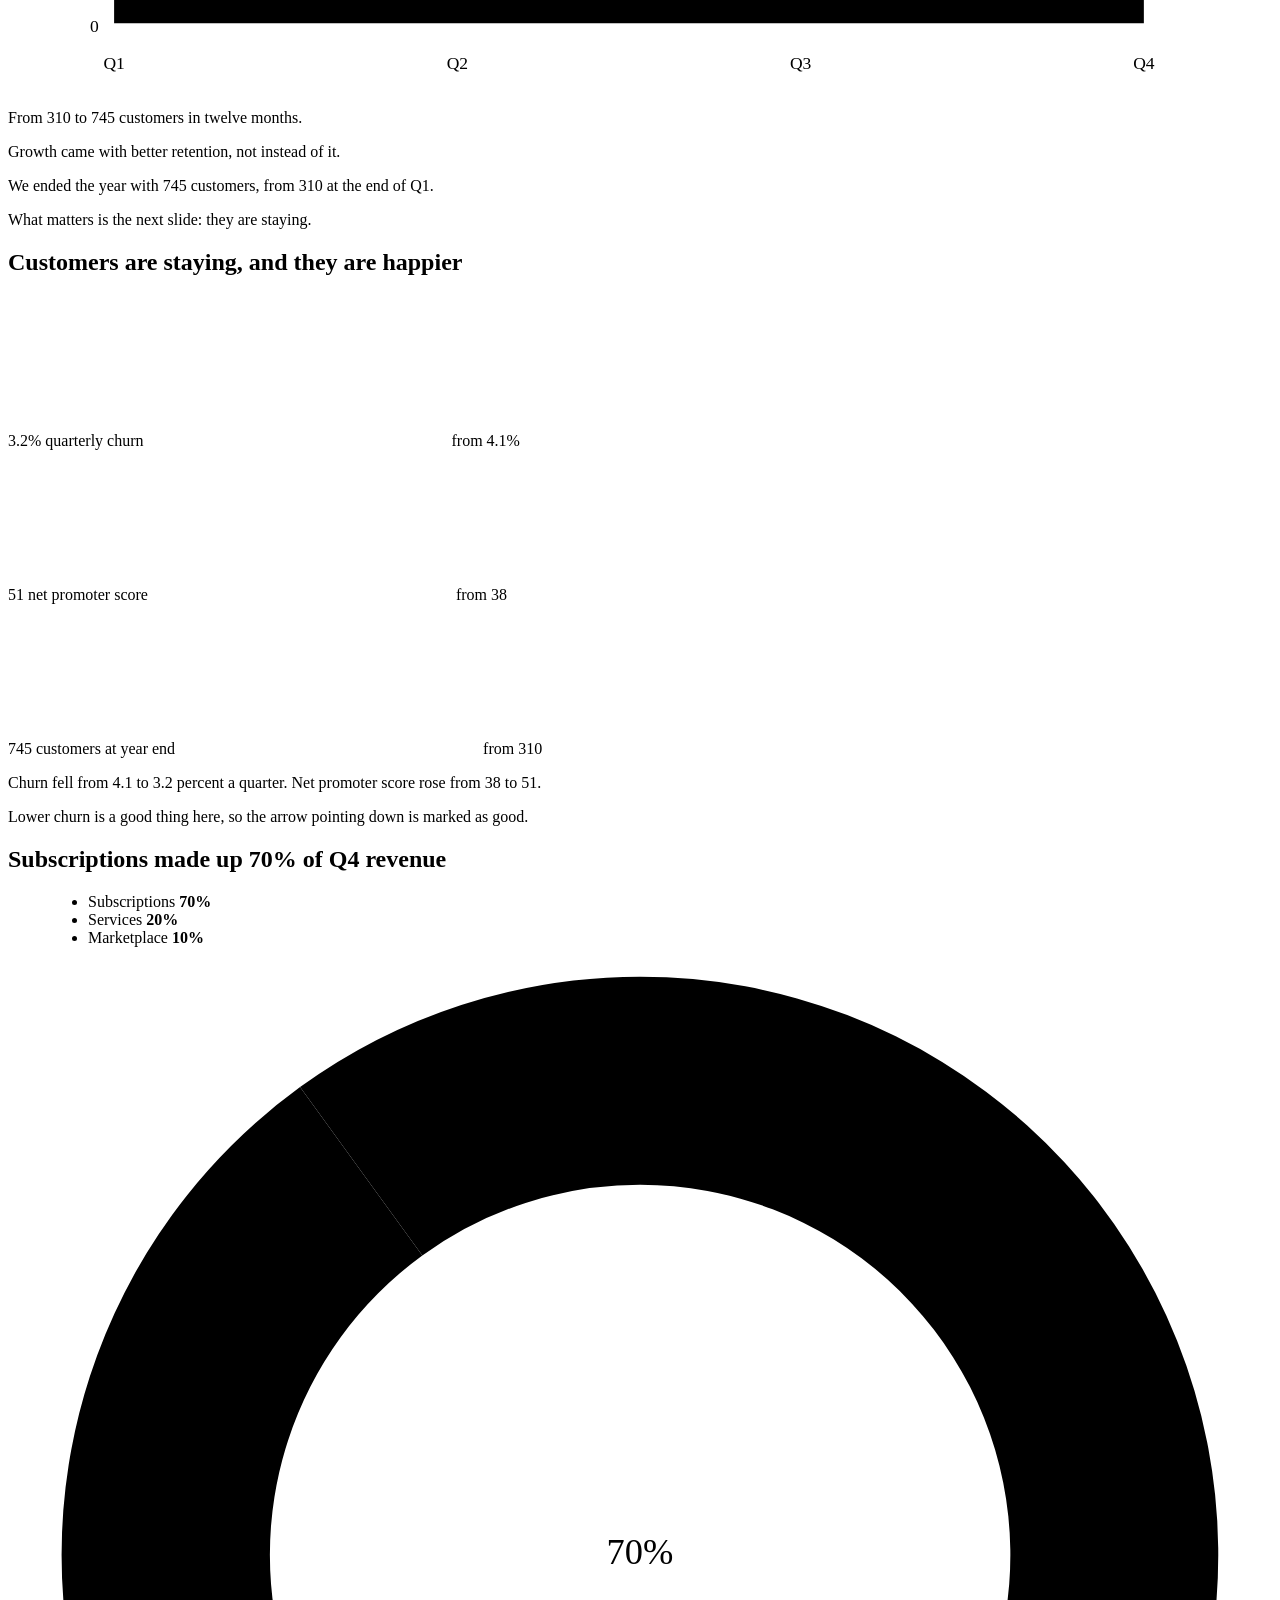
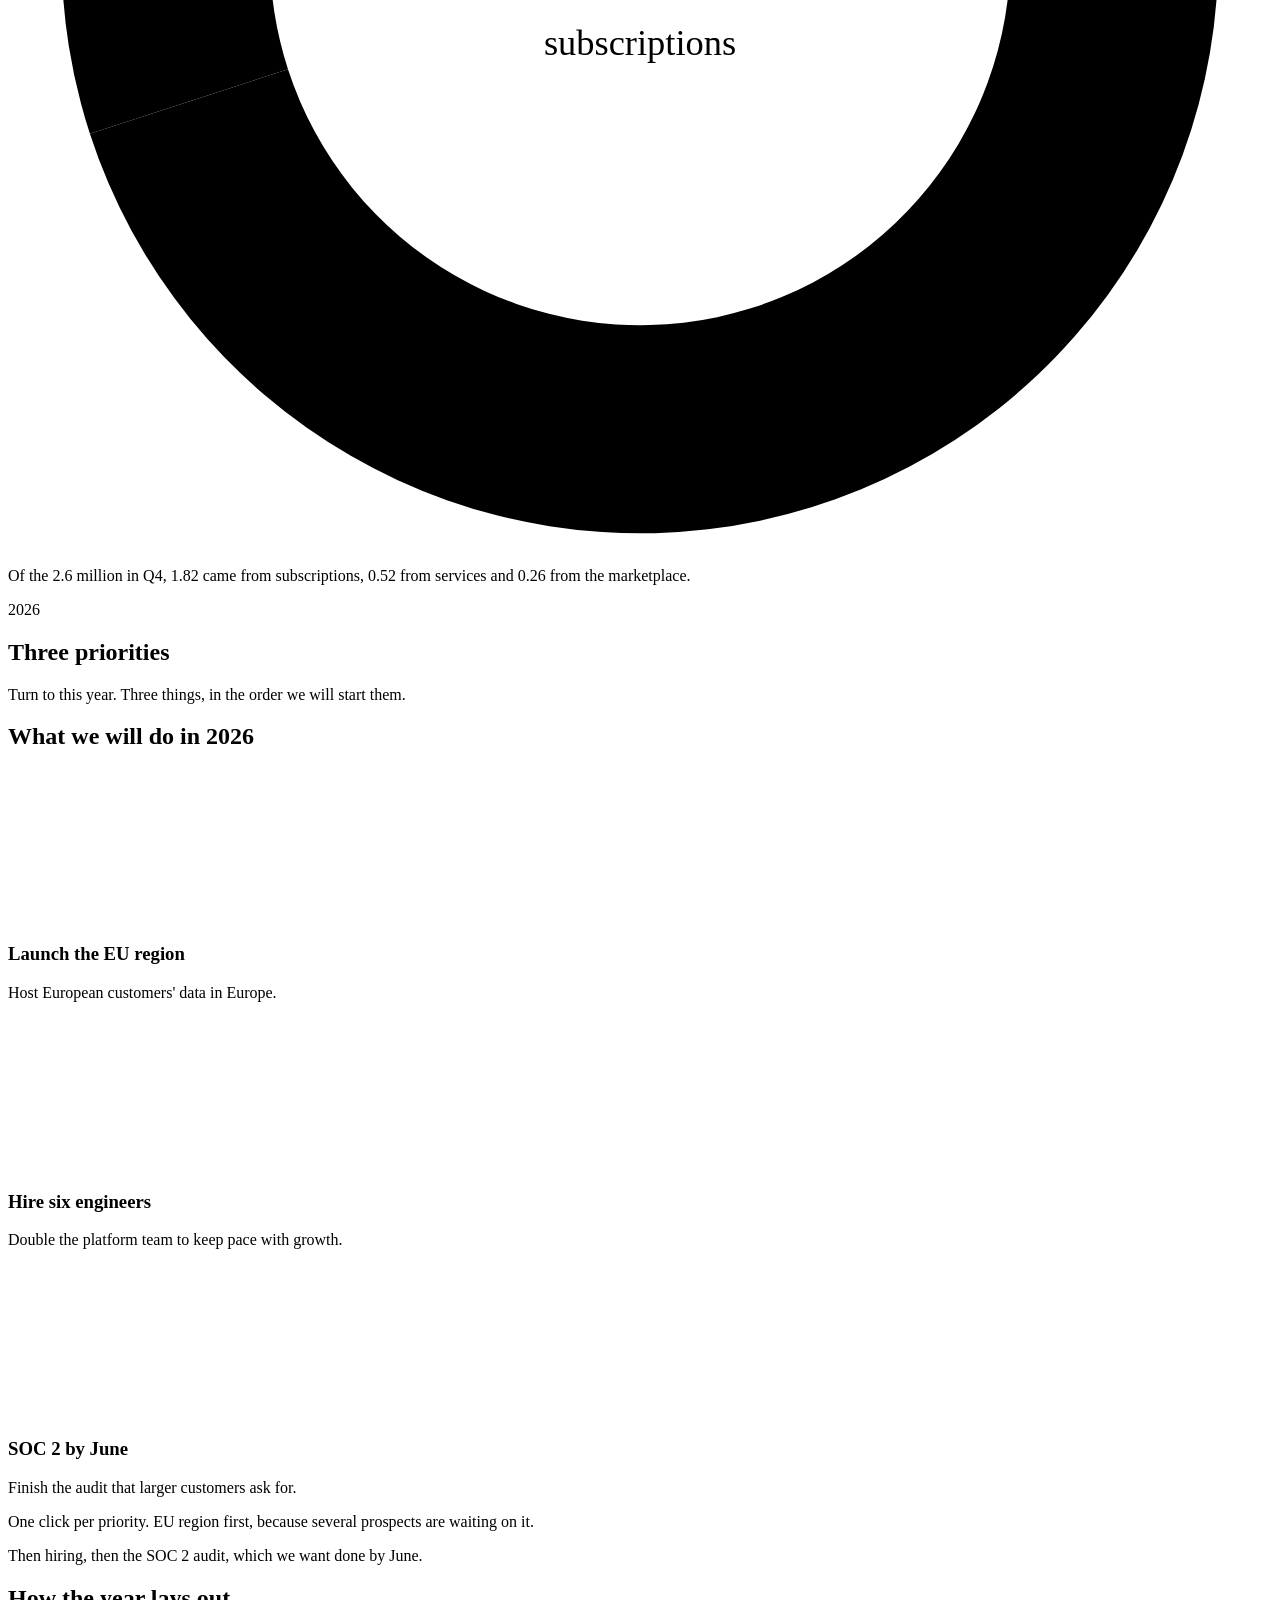
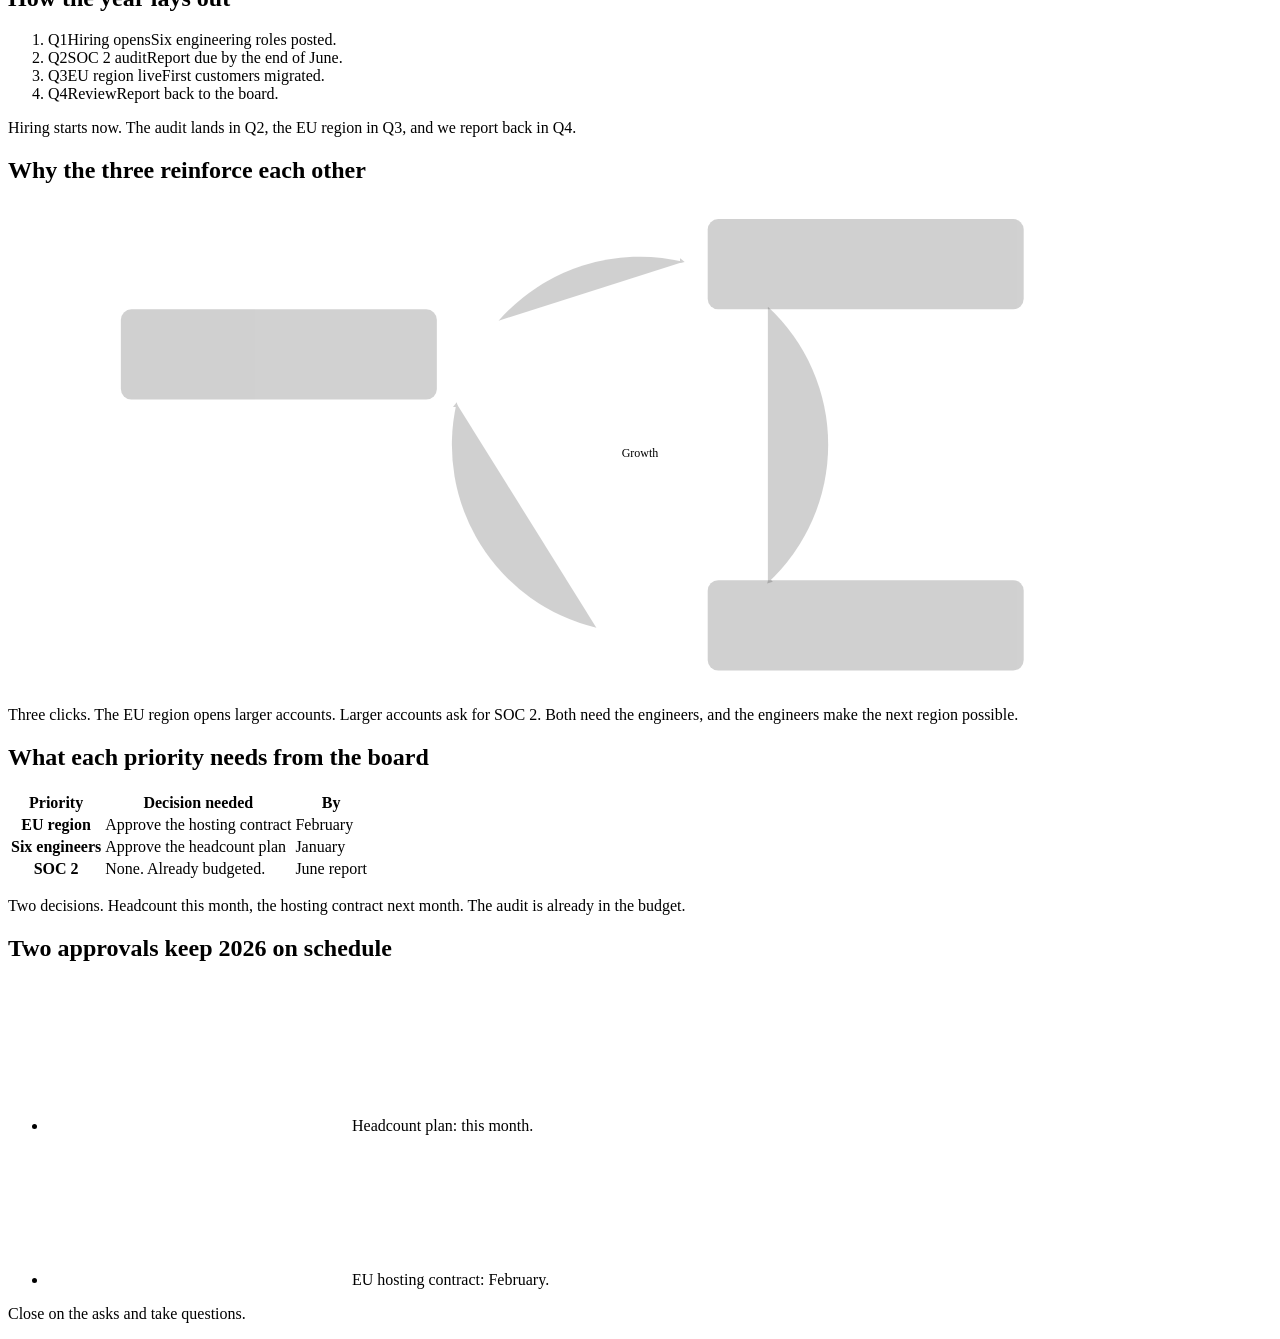
<file: tests/fixtures/board-update.src.html>
<!doctype html>
<html lang="en">
<head>
<meta charset="utf-8">
<title>Larkspur Labs: 2025 in review</title>
<meta name="deck:footer" content="Larkspur Labs, 2025 review">
</head>
<body>
<main class="deck">

<section class="slide" data-layout="title">
  <p class="slide-eyebrow">Board update</p>
  <h1 class="slide-title">2025 in review</h1>
  <p class="slide-subtitle">Revenue more than doubled, and customers stayed longer.</p>
  <ul class="slide-meta"><li>Larkspur Labs</li><li>January 2026</li></ul>
  <aside class="notes"><p>Thank the board for the time. The short version: we finished the year at more than twice the quarterly revenue we started with, and churn came down while we grew.</p><p>Three asks at the end.</p></aside>
</section>

<section class="slide" data-layout="big-number">
  <p class="slide-eyebrow">Fourth quarter revenue</p>
  <div class="slide-body">
    <p class="big-number" data-count>$2.6M</p>
    <p class="big-number-label">in Q4, up from $1.2M in Q1.</p>
    <p class="big-number-context">Every quarter of 2025 was larger than the one before.</p>
  </div>
  <aside class="notes"><p>Start with the headline number. Q4 closed at 2.6 million, against 1.2 in the first quarter.</p><p>The next slide shows the shape of the year.</p></aside>
</section>

<section class="slide" data-layout="chart">
  <h2 class="slide-title">Revenue grew every quarter, and fastest in Q4</h2>
  <div class="slide-body">
    <figure class="chart-figure" data-kind="bar">
      <svg class="chart" viewBox="0 0 1680 580" role="img" aria-label="Revenue by quarter, 2025">
        <line class="chart-axis" x1="0.0" x2="1672.0" y1="520.0" y2="520.0"/>
        <path class="chart-bar series-1 is-muted" d="M161.0,520.0 V312.0 Q161.0,304.0 169.0,304.0 H249.0 Q257.0,304.0 257.0,312.0 V520.0 Z" data-anim="grow-up" style="--i:0"><title>Q1: $1.2M</title></path>
        <text class="chart-value" x="209.0" y="290.0" text-anchor="middle" data-anim="fade" style="--i:2">$1.2M</text>
        <text class="chart-category" x="209.0" y="562.0" text-anchor="middle">Q1</text>
        <path class="chart-bar series-1 is-muted" d="M579.0,520.0 V258.0 Q579.0,250.0 587.0,250.0 H667.0 Q675.0,250.0 675.0,258.0 V520.0 Z" data-anim="grow-up" style="--i:1"><title>Q2: $1.5M</title></path>
        <text class="chart-value" x="627.0" y="236.0" text-anchor="middle" data-anim="fade" style="--i:3">$1.5M</text>
        <text class="chart-category" x="627.0" y="562.0" text-anchor="middle">Q2</text>
        <path class="chart-bar series-1 is-muted" d="M997.0,520.0 V186.0 Q997.0,178.0 1005.0,178.0 H1085.0 Q1093.0,178.0 1093.0,186.0 V520.0 Z" data-anim="grow-up" style="--i:2"><title>Q3: $1.9M</title></path>
        <text class="chart-value" x="1045.0" y="164.0" text-anchor="middle" data-anim="fade" style="--i:4">$1.9M</text>
        <text class="chart-category" x="1045.0" y="562.0" text-anchor="middle">Q3</text>
        <path class="chart-bar series-1" d="M1415.0,520.0 V60.0 Q1415.0,52.0 1423.0,52.0 H1503.0 Q1511.0,52.0 1511.0,60.0 V520.0 Z" data-anim="grow-up" style="--i:3"><title>Q4: $2.6M</title></path>
        <text class="chart-value" x="1463.0" y="38.0" text-anchor="middle" data-anim="fade" style="--i:5">$2.6M</text>
        <text class="chart-category" x="1463.0" y="562.0" text-anchor="middle">Q4</text>
      </svg>
      <figcaption>Source: finance close, FY2025</figcaption>
    </figure>
  </div>
  <aside class="notes"><p>The step from Q3 to Q4 is the largest of the year: 0.7 million, against 0.3 and 0.4 in the earlier quarters.</p><p>Most of that step came from subscriptions, which the mix slide shows.</p></aside>
</section>

<section class="slide" data-layout="chart" data-split="2-1">
  <h2 class="slide-title">Customers more than doubled</h2>
  <div class="slide-body">
    <figure class="chart-figure" data-kind="line">
      <svg class="chart" viewBox="0 0 1080 560" role="img" aria-label="Customers at quarter end, 2025">
        <line class="chart-axis" x1="60.3" x2="999.6" y1="500.0" y2="500.0"/>
        <text x="46.3" y="508.2" text-anchor="end">0</text>
        <line class="chart-grid" x1="60.3" x2="999.6" y1="379.5" y2="379.5"/>
        <text x="46.3" y="387.7" text-anchor="end">200</text>
        <line class="chart-grid" x1="60.3" x2="999.6" y1="259.0" y2="259.0"/>
        <text x="46.3" y="267.2" text-anchor="end">400</text>
        <line class="chart-grid" x1="60.3" x2="999.6" y1="138.5" y2="138.5"/>
        <text x="46.3" y="146.7" text-anchor="end">600</text>
        <line class="chart-grid" x1="60.3" x2="999.6" y1="18.0" y2="18.0"/>
        <text x="46.3" y="26.2" text-anchor="end">800</text>
        <text class="chart-category" x="60.3" y="542.0" text-anchor="middle">Q1</text>
        <text class="chart-category" x="373.4" y="542.0" text-anchor="middle">Q2</text>
        <text class="chart-category" x="686.5" y="542.0" text-anchor="middle">Q3</text>
        <text class="chart-category" x="999.6" y="542.0" text-anchor="middle">Q4</text>
        <path class="chart-area series-1" d="M60.3,313.2 L373.4,246.9 L686.5,162.6 L999.6,51.1 L999.6,500.0 L60.3,500.0 Z" data-anim="fade" style="--i:4"/>
        <path class="chart-line series-1" d="M60.3,313.2 L373.4,246.9 L686.5,162.6 L999.6,51.1" data-anim="draw" style="--i:0"><title>Customers</title></path>
        <circle class="chart-dot series-1" cx="999.6" cy="51.1" r="9" data-anim="pop" style="--i:8"><title>Customers, Q4: 745</title></circle>
        <text class="chart-series-label" x="1021.6" y="61.3" data-anim="fade" style="--i:9">745</text>
      </svg>
    </figure>
    <div class="chart-notes">
      <p class="lede">From 310 to 745 customers in twelve months.</p>
      <p class="text-muted">Growth came with better retention, not instead of it.</p>
    </div>
  </div>
  <aside class="notes"><p>We ended the year with 745 customers, from 310 at the end of Q1.</p><p>What matters is the next slide: they are staying.</p></aside>
</section>

<section class="slide" data-layout="stats">
  <h2 class="slide-title">Customers are staying, and they are happier</h2>
  <div class="slide-body">
    <div class="stat">
      <span class="stat-value" data-count>3.2%</span>
      <span class="stat-label">quarterly churn</span>
      <span class="stat-delta is-good"><svg class="icon icon--inline" aria-hidden="true"><use href="#icon-arrow-down"/></svg> from 4.1%</span>
    </div>
    <div class="stat">
      <span class="stat-value" data-count>51</span>
      <span class="stat-label">net promoter score</span>
      <span class="stat-delta is-good"><svg class="icon icon--inline" aria-hidden="true"><use href="#icon-arrow-up"/></svg> from 38</span>
    </div>
    <div class="stat">
      <span class="stat-value" data-count>745</span>
      <span class="stat-label">customers at year end</span>
      <span class="stat-delta is-good"><svg class="icon icon--inline" aria-hidden="true"><use href="#icon-arrow-up"/></svg> from 310</span>
    </div>
  </div>
  <aside class="notes"><p>Churn fell from 4.1 to 3.2 percent a quarter. Net promoter score rose from 38 to 51.</p><p>Lower churn is a good thing here, so the arrow pointing down is marked as good.</p></aside>
</section>

<section class="slide" data-layout="chart">
  <h2 class="slide-title">Subscriptions made up 70% of Q4 revenue</h2>
  <div class="slide-body">
    <figure class="chart-figure" data-kind="donut">
      <ul class="legend legend--column">
        <li class="legend-item series-1"><span class="legend-swatch"></span>Subscriptions <strong class="tabular">70%</strong></li>
        <li class="legend-item series-neutral"><span class="legend-swatch"></span>Services <strong class="tabular">20%</strong></li>
        <li class="legend-item series-neutral"><span class="legend-swatch"></span>Marketplace <strong class="tabular">10%</strong></li>
      </ul>
      <svg class="chart" viewBox="0 0 520 520" role="img" aria-label="Q4 revenue mix">
        <path class="chart-slice series-1" d="M260.0,6.0 A254.0,254.0 0 1 1 18.4,338.5 L105.4,310.2 A162.6,162.6 0 1 0 260.0,97.4 Z" data-anim="fade" style="--i:0"><title>Subscriptions: $1.82M (70%)</title></path>
        <path class="chart-slice series-2 is-muted" d="M18.4,338.5 A254.0,254.0 0 0 1 110.7,54.5 L164.4,128.5 A162.6,162.6 0 0 0 105.4,310.2 Z" data-anim="fade" style="--i:1"><title>Services: $0.52M (20%)</title></path>
        <path class="chart-slice series-3 is-muted" d="M110.7,54.5 A254.0,254.0 0 0 1 260.0,6.0 L260.0,97.4 A162.6,162.6 0 0 0 164.4,128.5 Z" data-anim="fade" style="--i:2"><title>Marketplace: $0.26M (10%)</title></path>
        <text class="chart-center-value" x="260.0" y="264.0" text-anchor="middle">70%</text>
        <text class="chart-center-label" x="260.0" y="304.0" text-anchor="middle">subscriptions</text>
      </svg>
    </figure>
  </div>
  <aside class="notes"><p>Of the 2.6 million in Q4, 1.82 came from subscriptions, 0.52 from services and 0.26 from the marketplace.</p></aside>
</section>

<section class="slide" data-layout="section">
  <p class="section-number">2026</p>
  <h2 class="slide-title">Three priorities</h2>
  <aside class="notes"><p>Turn to this year. Three things, in the order we will start them.</p></aside>
</section>

<section class="slide" data-layout="cards">
  <h2 class="slide-title">What we will do in 2026</h2>
  <div class="slide-body">
    <article class="card" data-step>
      <svg class="icon icon--lg" aria-hidden="true"><use href="#icon-globe"/></svg>
      <h3>Launch the EU region</h3>
      <p>Host European customers' data in Europe.</p>
    </article>
    <article class="card" data-step>
      <svg class="icon icon--lg" aria-hidden="true"><use href="#icon-user-plus"/></svg>
      <h3>Hire six engineers</h3>
      <p>Double the platform team to keep pace with growth.</p>
    </article>
    <article class="card" data-step>
      <svg class="icon icon--lg" aria-hidden="true"><use href="#icon-shield-check"/></svg>
      <h3>SOC 2 by June</h3>
      <p>Finish the audit that larger customers ask for.</p>
    </article>
  </div>
  <aside class="notes"><p>One click per priority. EU region first, because several prospects are waiting on it.</p><p>Then hiring, then the SOC 2 audit, which we want done by June.</p></aside>
</section>

<section class="slide" data-layout="timeline">
  <h2 class="slide-title">How the year lays out</h2>
  <div class="slide-body">
    <ol class="timeline">
      <li class="timeline-item is-current"><span class="timeline-date">Q1</span><span class="timeline-title">Hiring opens</span><span class="timeline-text">Six engineering roles posted.</span></li>
      <li class="timeline-item"><span class="timeline-date">Q2</span><span class="timeline-title">SOC 2 audit</span><span class="timeline-text">Report due by the end of June.</span></li>
      <li class="timeline-item"><span class="timeline-date">Q3</span><span class="timeline-title">EU region live</span><span class="timeline-text">First customers migrated.</span></li>
      <li class="timeline-item"><span class="timeline-date">Q4</span><span class="timeline-title">Review</span><span class="timeline-text">Report back to the board.</span></li>
    </ol>
  </div>
  <aside class="notes"><p>Hiring starts now. The audit lands in Q2, the EU region in Q3, and we report back in Q4.</p></aside>
</section>

<section class="slide" id="flywheel" data-steps="3">
  <h2 class="slide-title">Why the three reinforce each other</h2>
  <div class="slide-body">
    <svg class="diagram loop" viewBox="0 0 1680 640" role="img" aria-label="A loop: the EU region wins larger customers, larger customers require SOC 2, and both need more engineers">
      <defs>
        <marker id="flywheel-arrow" viewBox="0 0 10 10" refX="8" refY="5" markerWidth="7" markerHeight="7" orient="auto-start-reverse">
          <path class="arrowhead arrowhead--accent" d="M0,0 L10,5 L0,10 Z"/>
        </marker>
      </defs>
      <circle class="ring" cx="840" cy="320" r="250"/>
      <path class="edge edge--accent arc arc-1" d="M 1010.0 136.6 A 250 250 0 0 1 1010.0 503.4" marker-end="url(#flywheel-arrow)"/>
      <path class="edge edge--accent arc arc-2" d="M 782.0 563.2 A 250 250 0 0 1 596.1 265.0" marker-end="url(#flywheel-arrow)"/>
      <path class="edge edge--accent arc arc-3" d="M 652.0 155.2 A 250 250 0 0 1 898.0 76.8" marker-end="url(#flywheel-arrow)"/>
      <g class="stop stop-1">
        <rect class="node node--accent" x="930" y="20" width="420" height="120" rx="14"/>
        <text class="label label--title label--on-accent" x="962" y="72">EU region</text>
        <text class="label label--on-accent" x="962" y="112">Opens larger accounts</text>
      </g>
      <g class="stop stop-2">
        <rect class="node node--accent" x="930" y="500" width="420" height="120" rx="14"/>
        <text class="label label--title label--on-accent" x="962" y="552">SOC 2</text>
        <text class="label label--on-accent" x="962" y="592">Larger accounts require it</text>
      </g>
      <g class="stop stop-3">
        <rect class="node node--accent" x="150" y="140" width="420" height="120" rx="14"/>
        <text class="label label--title label--on-accent" x="182" y="192">Six engineers</text>
        <text class="label label--on-accent" x="182" y="232">Build and run both</text>
      </g>
      <text class="label label--large hub" x="840" y="336" text-anchor="middle">Growth</text>
    </svg>
  </div>
  <aside class="notes"><p>Three clicks. The EU region opens larger accounts. Larger accounts ask for SOC 2. Both need the engineers, and the engineers make the next region possible.</p></aside>
  <style data-slide-scope>
    .loop .ring { fill: none; stroke: var(--color-border); stroke-width: var(--stroke-hair); }
    .loop .hub { font-family: var(--font-display); font-weight: var(--weight-display); }
    .loop .stop, .loop .arc { opacity: 0.18; transition: opacity var(--dur-base) var(--ease-out); }
    &[data-step-index="1"] .stop-1,
    &[data-step-index="2"] :is(.stop-1, .stop-2, .arc-1),
    &[data-step-index="3"] :is(.stop, .arc) { opacity: 1; }
  </style>
</section>

<section class="slide" data-layout="table">
  <h2 class="slide-title">What each priority needs from the board</h2>
  <div class="slide-body">
    <table class="table">
      <thead><tr><th>Priority</th><th>Decision needed</th><th>By</th></tr></thead>
      <tbody>
        <tr><th>EU region</th><td>Approve the hosting contract</td><td>February</td></tr>
        <tr><th>Six engineers</th><td>Approve the headcount plan</td><td>January</td></tr>
        <tr><th>SOC 2</th><td>None. Already budgeted.</td><td>June report</td></tr>
      </tbody>
    </table>
  </div>
  <aside class="notes"><p>Two decisions. Headcount this month, the hosting contract next month. The audit is already in the budget.</p></aside>
</section>

<section class="slide" data-layout="closing">
  <h2 class="slide-title">Two approvals keep 2026 on schedule</h2>
  <div class="slide-body">
    <ul class="next-steps">
      <li><svg class="icon" aria-hidden="true"><use href="#icon-users"/></svg> Headcount plan: this month.</li>
      <li><svg class="icon" aria-hidden="true"><use href="#icon-globe"/></svg> EU hosting contract: February.</li>
    </ul>
  </div>
  <aside class="notes"><p>Close on the asks and take questions.</p></aside>
</section>

</main>
</body>
</html>
</file>
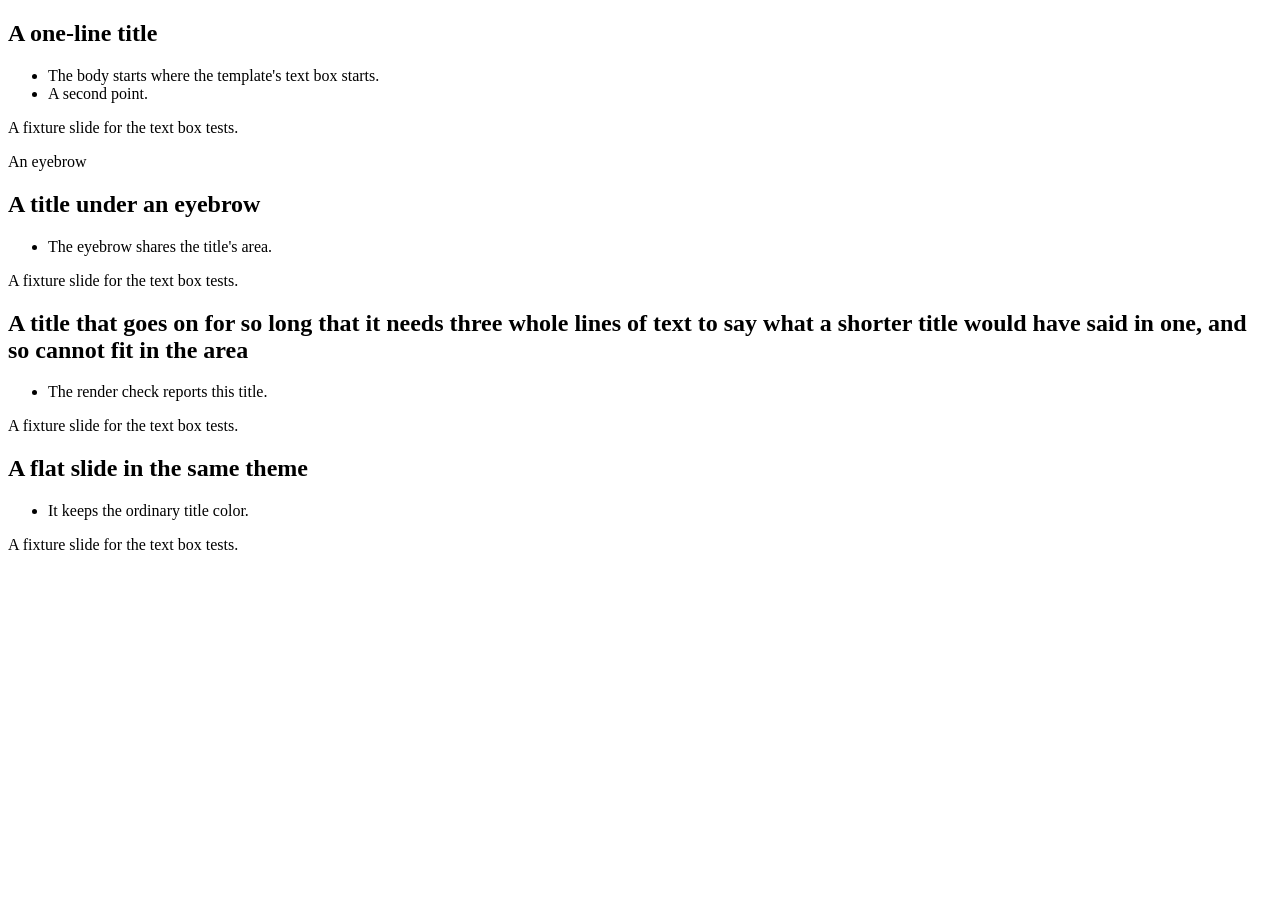
<file: tests/fixtures/boxes.src.html>
<!doctype html>
<html lang="en">
<head>
<meta charset="utf-8">
<title>Text boxes fixture</title>
<meta name="deck:footer" content="Text boxes fixture">
</head>
<body>
<main class="deck">

<section class="slide" data-layout="bullets" id="s-one">
  <h2 class="slide-title">A one-line title</h2>
  <div class="slide-body"><ul><li>The body starts where the template's text box starts.</li><li>A second point.</li></ul></div>
  <aside class="notes"><p>A fixture slide for the text box tests.</p></aside>
</section>

<section class="slide" data-layout="bullets" id="s-brow">
  <p class="slide-eyebrow">An eyebrow</p>
  <h2 class="slide-title">A title under an eyebrow</h2>
  <div class="slide-body"><ul><li>The eyebrow shares the title's area.</li></ul></div>
  <aside class="notes"><p>A fixture slide for the text box tests.</p></aside>
</section>

<section class="slide" data-layout="bullets" id="s-long">
  <h2 class="slide-title">A title that goes on for so long that it needs three whole lines of text to say what a shorter title would have said in one, and so cannot fit in the area</h2>
  <div class="slide-body"><ul><li>The render check reports this title.</li></ul></div>
  <aside class="notes"><p>A fixture slide for the text box tests.</p></aside>
</section>

<section class="slide" data-layout="bullets" data-bg="none" id="s-flat">
  <h2 class="slide-title">A flat slide in the same theme</h2>
  <div class="slide-body"><ul><li>It keeps the ordinary title color.</li></ul></div>
  <aside class="notes"><p>A fixture slide for the text box tests.</p></aside>
</section>

</main>
</body>
</html>
</file>
